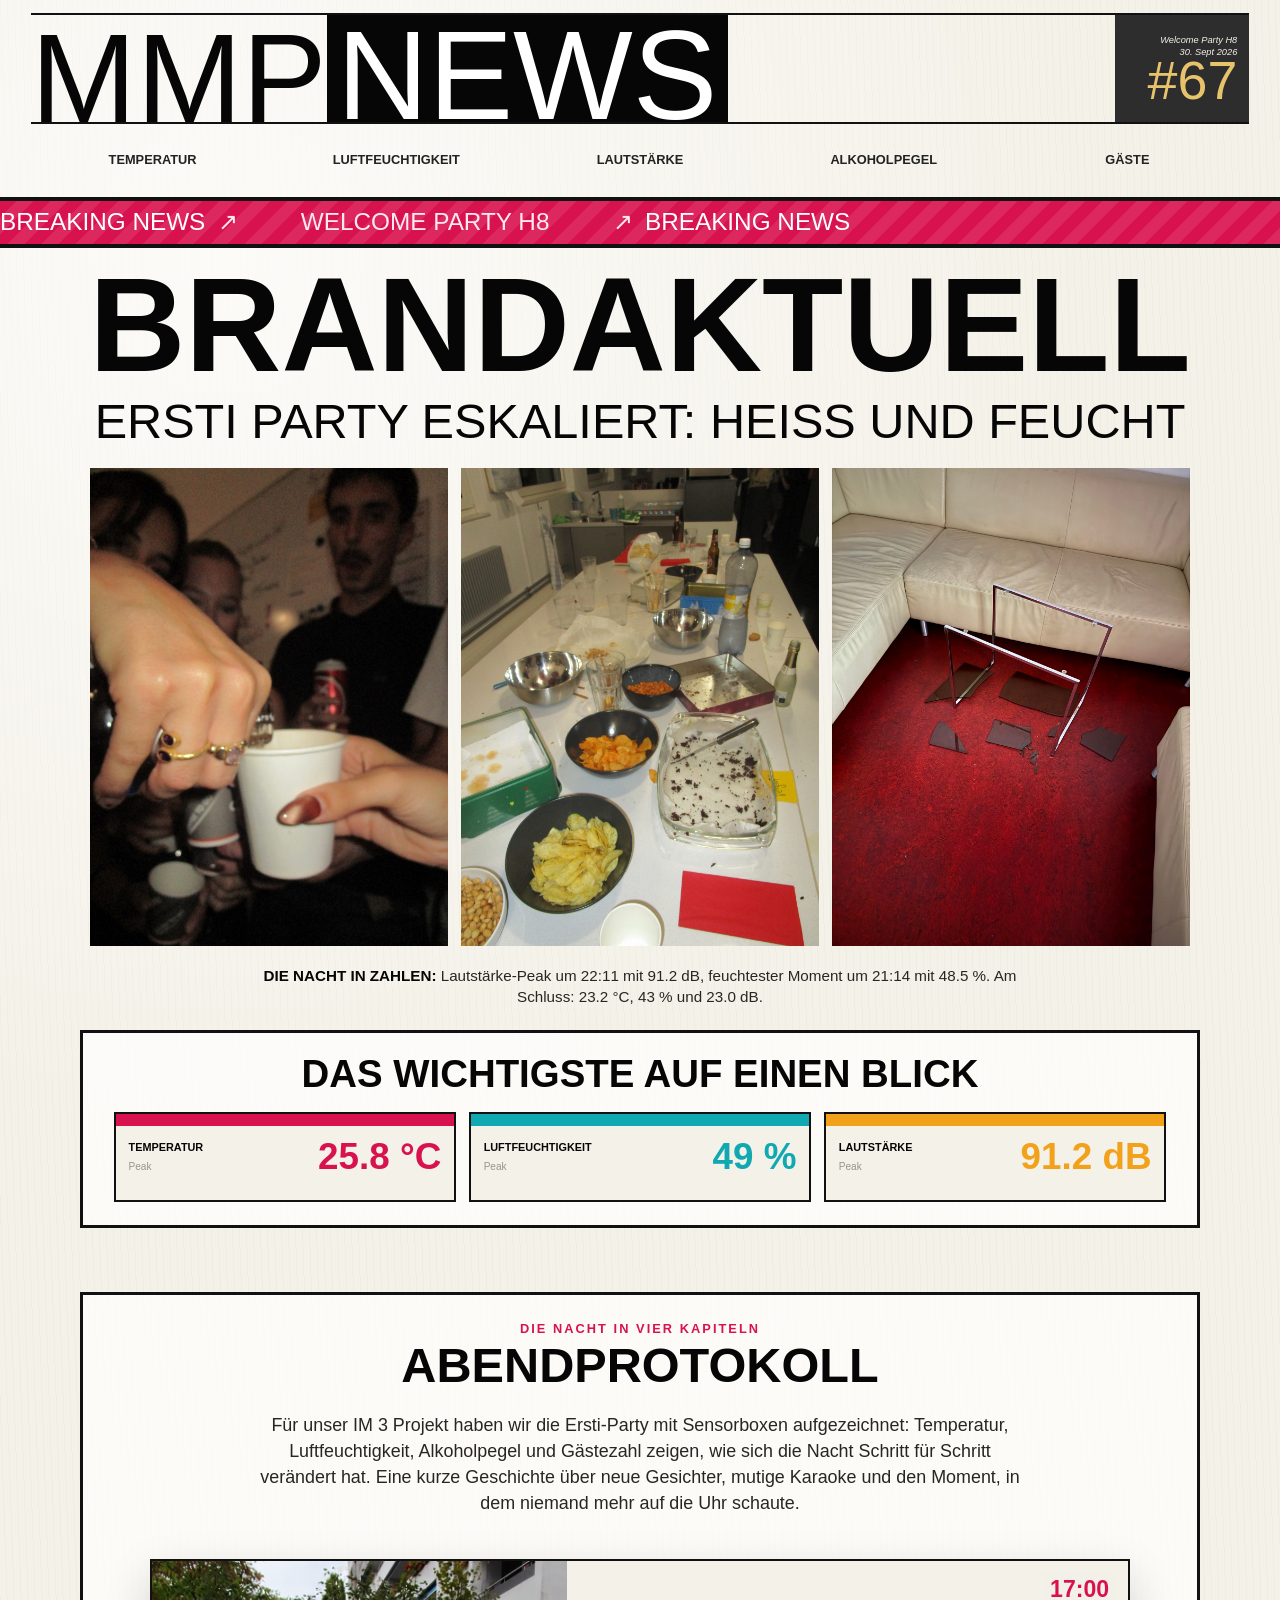
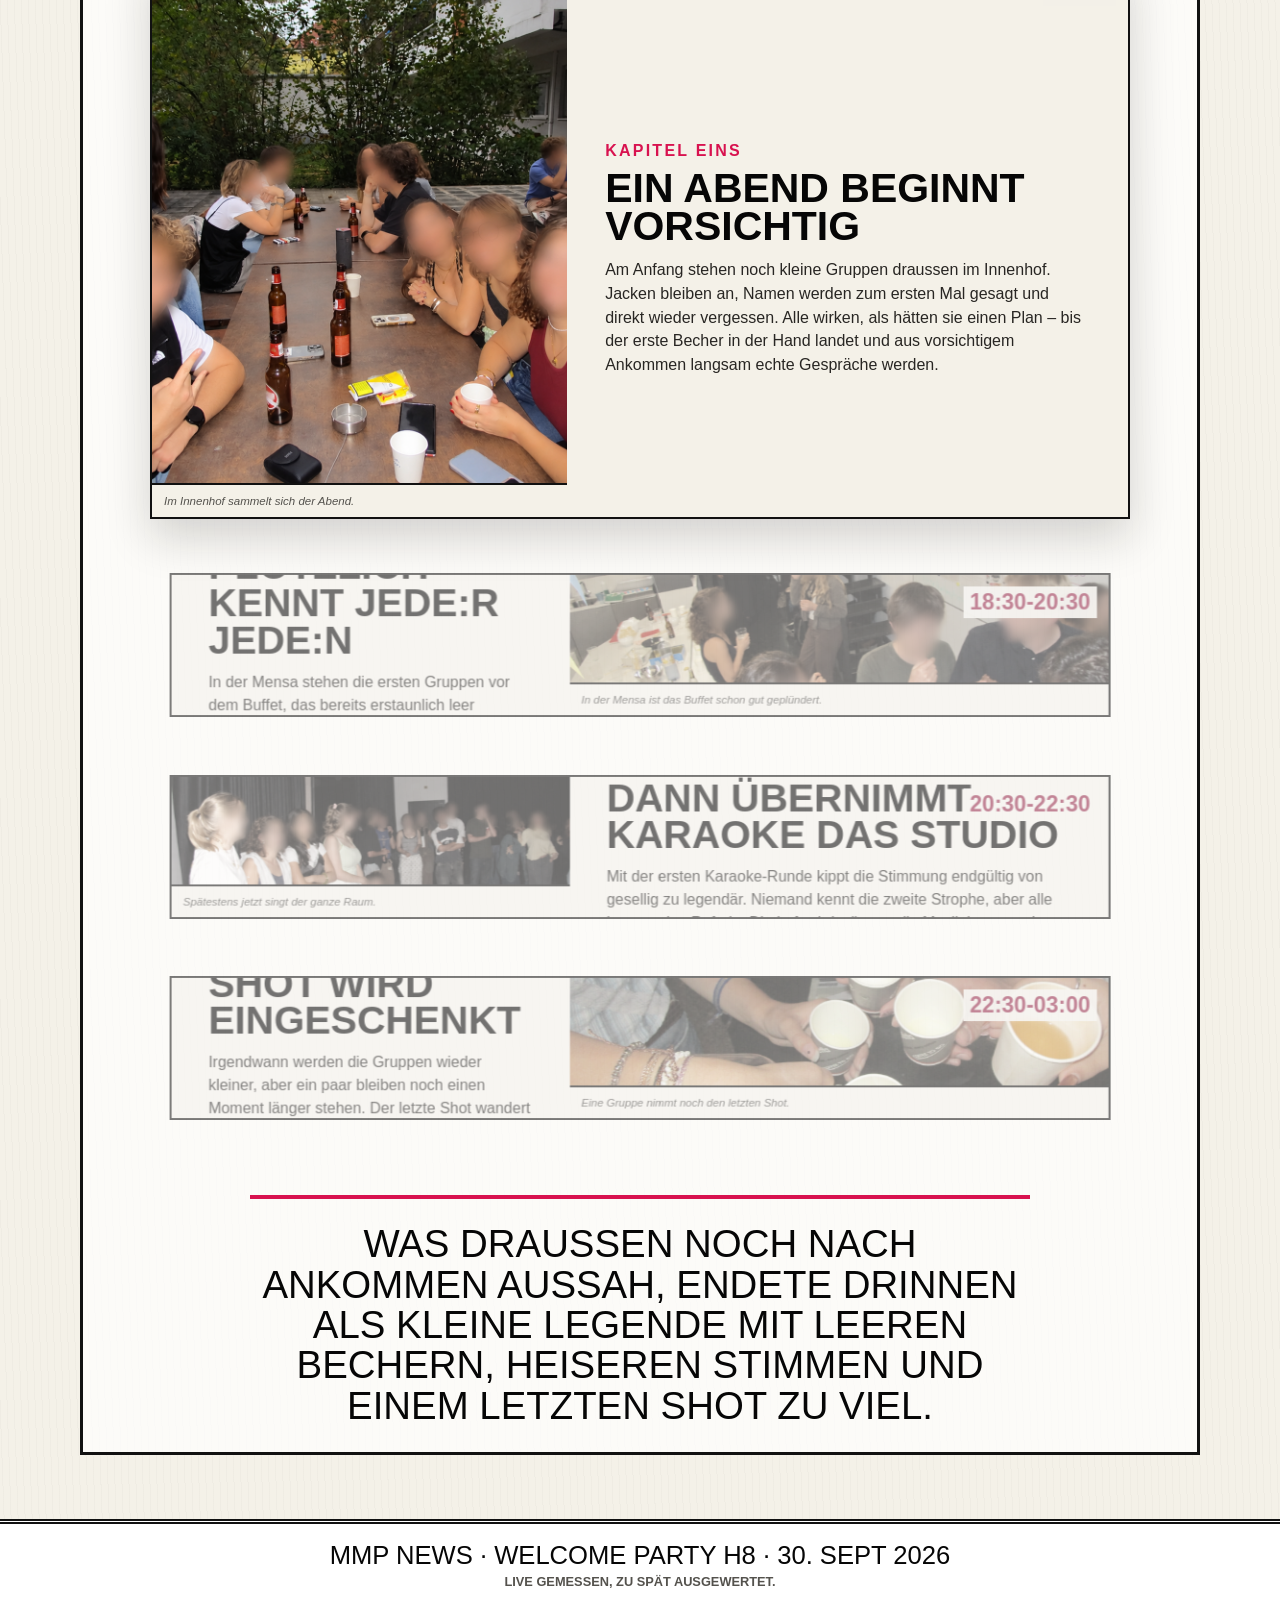
<file: index.html>
<!DOCTYPE html>
<html lang="de">
<head>
    <meta charset="UTF-8">
    <meta name="viewport" content="width=device-width, initial-scale=1.0">
    <title>MMP News | Party Hub</title>
    <link rel="stylesheet" href="css/style.css">
</head>
<body>
<main class="paper">
    <header class="masthead">
        <a class="edition" href="index.html"><span>MMP</span><mark>NEWS</mark></a>
        <div class="issue">
            <span>Welcome Party H8</span>
            <span>30. Sept 2026</span>
        </div>
    </header>

    <nav class="topic-nav" aria-label="Messwerte">
        <a href="temperature.html">Temperatur</a>
        <a href="humidity.html">Luftfeuchtigkeit</a>
        <a href="noise.html">Lautstärke</a>
        <a href="alcohol.html">Alkoholpegel</a>
        <a href="guests.html">Gäste</a>
    </nav>

    <div class="news-strip" aria-hidden="true">
        <span>Breaking News</span>
        <span>Welcome Party H8</span>
        <span>Breaking News</span>
    </div>

    <h1 class="main-title" id="main-title">Brandaktuell</h1>

    <section class="hero" aria-labelledby="main-title">
        <p class="lead">Ersti Party eskaliert: heiss und feucht</p>

        <div class="scene-grid" aria-label="Stimmungsbilder der Party">
            <figure class="scene">
                <img src="assets/brandaktuell_bild1.jpg" alt="Partygäste beim Einschenken eines Getränks">
            </figure>
            <figure class="scene">
                <img src="assets/brandaktuell_bild2.jpg" alt="Buffettisch nach der Party">
            </figure>
            <figure class="scene">
                <img src="assets/brandaktuell_bild3.jpg" alt="Zerbrochener Glastisch neben einem Sofa">
            </figure>
        </div>

        <article class="story-copy" id="story-copy" aria-label="Story aus den Messdaten"></article>
    </section>

    <section class="overview" aria-labelledby="overview-title">
        <h2 id="overview-title">Das Wichtigste auf einen Blick</h2>
        <div class="metric-grid" id="metric-grid"></div>
    </section>

    <section class="linea-story landing-story" aria-labelledby="linea-story-title">
        <p class="linea-story-kicker">Die Nacht in vier Kapiteln</p>
        <h2 id="linea-story-title">Abendprotokoll</h2>
        <p class="linea-story-intro">Für unser IM 3 Projekt haben wir die Ersti-Party mit Sensorboxen aufgezeichnet: Temperatur, Luftfeuchtigkeit, Alkoholpegel und Gästezahl zeigen, wie sich die Nacht Schritt für Schritt verändert hat. Eine kurze Geschichte über neue Gesichter, mutige Karaoke und den Moment, in dem niemand mehr auf die Uhr schaute.</p>
        <div class="linea-timeline">
            <svg class="linea-route" viewBox="0 0 860 1720" preserveAspectRatio="none" aria-hidden="true">
                <path class="linea-route-main" d="M428 0 C428 95 178 70 178 190 C178 315 686 250 686 386 C686 515 205 455 205 600 C205 748 668 680 668 830 C668 970 188 905 188 1060 C188 1210 690 1135 690 1295 C690 1445 426 1415 426 1720" />
                <path class="linea-route-dots" d="M428 0 C428 95 178 70 178 190 C178 315 686 250 686 386 C686 515 205 455 205 600 C205 748 668 680 668 830 C668 970 188 905 188 1060 C188 1210 690 1135 690 1295 C690 1445 426 1415 426 1720" />
            </svg>
            <article class="linea-event">
                <figure class="story-photo">
                    <img src="assets/partyfoto-01.png" alt="Foto vom Beginn der Party">
                    <figcaption>Im Innenhof sammelt sich der Abend.</figcaption>
                </figure>
                <div>
                    <span>17:00</span>
                    <p class="linea-chapter">Kapitel eins</p>
                    <h3>Ein Abend beginnt vorsichtig</h3>
                    <p>Am Anfang stehen noch kleine Gruppen draussen im Innenhof. Jacken bleiben an, Namen werden zum ersten Mal gesagt und direkt wieder vergessen. Alle wirken, als hätten sie einen Plan – bis der erste Becher in der Hand landet und aus vorsichtigem Ankommen langsam echte Gespräche werden.</p>
                </div>
            </article>
            <article class="linea-event">
                <figure class="story-photo">
                    <img src="assets/partyfoto-02.png" alt="Foto von den ersten Drinks">
                    <figcaption>In der Mensa ist das Buffet schon gut geplündert.</figcaption>
                </figure>
                <div>
                    <span>18:30-20:30</span>
                    <p class="linea-chapter">Kapitel zwei</p>
                    <h3>Plötzlich kennt jede:r jede:n</h3>
                    <p>In der Mensa stehen die ersten Gruppen vor dem Buffet, das bereits erstaunlich leer aussieht. Teller werden balanciert, letzte gute Stücke gesichert und zwischen Servietten und Getränken entstehen neue Gespräche. Die anfängliche Zurückhaltung ist verschwunden.</p>
                </div>
            </article>
            <article class="linea-event">
                <figure class="story-photo">
                    <img src="assets/partyfoto-03.png" alt="Foto von der Tanzfläche">
                    <figcaption>Spätestens jetzt singt der ganze Raum.</figcaption>
                </figure>
                <div>
                    <span>20:30-22:30</span>
                    <p class="linea-chapter">Kapitel drei</p>
                    <h3>Dann übernimmt Karaoke das Studio</h3>
                    <p>Mit der ersten Karaoke-Runde kippt die Stimmung endgültig von gesellig zu legendär. Niemand kennt die zweite Strophe, aber alle kennen den Refrain. Die Luft wird wärmer, die Musik lauter und selbst ein überraschender Backflip fühlt sich plötzlich wie eine völlig vernünftige Idee an.</p>
                </div>
            </article>
            <article class="linea-event">
                <figure class="story-photo">
                    <img src="assets/partyfoto-04.png" alt="Foto vom Ende der Party">
                    <figcaption>Eine Gruppe nimmt noch den letzten Shot.</figcaption>
                </figure>
                <div>
                    <span>22:30-03:00</span>
                    <p class="linea-chapter">Kapitel vier</p>
                    <h3>Der letzte Shot wird eingeschenkt</h3>
                    <p>Irgendwann werden die Gruppen wieder kleiner, aber ein paar bleiben noch einen Moment länger stehen. Der letzte Shot wandert durch die Runde, Verabschiedungen dauern länger als geplant und jeder tut so, als wäre noch nicht ganz Schluss. Zurück bleiben leere Becher, schwere Luft und genug Geschichten für den nächsten Morgen.</p>
                </div>
            </article>
        </div>
        <p class="linea-story-ending">Was draussen noch nach Ankommen aussah, endete drinnen als kleine Legende mit leeren Bechern, heiseren Stimmen und einem letzten Shot zu viel.</p>
    </section>

    <footer class="paper-footer" aria-label="Seitenabschluss">
        <p>MMP NEWS · Welcome Party H8 · 30. Sept 2026</p>
        <small>Live gemessen, zu spät ausgewertet.</small>
    </footer>
</main>

<script src="javascript/js.js"></script>
<script>
    const rows = window.PARTY_UNLOAD_DATA?.data || [];
    const boxes = {
        3: { name: "Studio" },
        7: { name: "Mensa" }
    };
    const metrics = {
        temperature_c: { label: "Temperatur", unit: "°C", accent: "red", digits: 1 },
        humidity_pct: { label: "Luftfeuchtigkeit", unit: "%", accent: "blue", digits: 0 },
        noise_pct: { label: "Lautstärke", unit: "dB", accent: "orange", digits: 1 }
    };
    const metricConfig = [
        { id: "temperature", key: "temperature_c", label: "Temperatur", unit: "°C", accent: "red", digits: 1, href: "temperature.html" },
        { id: "humidity", key: "humidity_pct", label: "Luftfeuchtigkeit", unit: "%", accent: "blue", digits: 0, href: "humidity.html" },
        { id: "noise", key: "noise_pct", label: "Lautstärke", unit: "dB", accent: "orange", digits: 1, href: "noise.html" }
    ];

    function valuesFor(key) {
        return rows
            .map((row) => row[key])
            .filter((value) => typeof value === "number" && Number.isFinite(value));
    }

    function latestMetricValue(key) {
        for (let i = rows.length - 1; i >= 0; i--) {
            const value = rows[i][key];
            if (typeof value === "number" && Number.isFinite(value)) {
                return value;
            }
        }
        return null;
    }

    function format(value, digits, unit) {
        if (value === null || value === undefined || Number.isNaN(value)) return "--";
        return `${value.toFixed(digits)} ${unit}`;
    }

    function strongestFor(key, direction = "max") {
        let best = null;
        for (const row of rows) {
            const value = row[key];
            if (typeof value !== "number" || !Number.isFinite(value)) continue;
            if (!best || (direction === "max" ? value > best.value : value < best.value)) {
                best = { value, box: row.box_id, time: row.measured_at };
            }
        }
        return best;
    }

    function timeOnly(dateTime) {
        return dateTime ? dateTime.slice(11, 16) : "--:--";
    }

    document.getElementById("metric-grid").innerHTML = metricConfig.map((metric) => {
        const values = valuesFor(metric.key);
        const peak = strongestFor(metric.key);
        return `<a class="metric-card ${metric.accent}" id="${metric.id}" href="${metric.href}" aria-label="${metric.label} öffnen">
            <div class="metric-label">${metric.label}</div>
            <strong>${format(peak?.value, metric.digits, metric.unit)}</strong>
            <span class="metric-note">${values.length ? "Peak" : "nicht gemessen"}</span>
        </a>`;
    }).join("");

    const humidityPeak = strongestFor("humidity_pct");
    const noisePeak = strongestFor("noise_pct");
    const latestTemp = latestMetricValue("temperature_c");
    const latestHumidity = latestMetricValue("humidity_pct");
    const latestNoise = latestMetricValue("noise_pct");
    document.getElementById("story-copy").innerHTML = `
        <p><strong>Die Nacht in Zahlen:</strong> Lautstärke-Peak um ${timeOnly(noisePeak?.time)} mit ${format(noisePeak?.value, 1, "dB")}, feuchtester Moment um ${timeOnly(humidityPeak?.time)} mit ${format(humidityPeak?.value, 1, "%")}. Am Schluss: ${format(latestTemp, 1, "°C")}, ${format(latestHumidity, 0, "%")} und ${format(latestNoise, 1, "dB")}.</p>
    `;

    const lineaCards = document.querySelectorAll(".linea-event");
    const timeline = document.querySelector(".linea-timeline");
    const routePaths = document.querySelectorAll(".linea-route-main");
    let focusedCard = lineaCards[0] || null;
    routePaths.forEach((path) => {
        const length = Math.ceil(path.getTotalLength());
        path.dataset.routeLength = length;
        path.style.setProperty("--route-length", length);
        path.style.strokeDashoffset = length;
    });

    lineaCards.forEach((card) => {
        card.querySelectorAll("path, circle").forEach((shape) => {
            const length = Math.ceil(shape.getTotalLength());
            shape.dataset.drawLength = length;
            shape.style.setProperty("--draw-length", length);
            shape.style.strokeDashoffset = length;
        });
    });

    const cardObserver = new IntersectionObserver((entries) => {
        entries.forEach((entry) => {
            if (entry.isIntersecting) entry.target.classList.add("is-visible");
        });
    }, { threshold: 0.35 });

    lineaCards.forEach((card) => {
        cardObserver.observe(card);
    });

    const updateTimelineProgress = () => {
        if (timeline) {
            const timelineRect = timeline.getBoundingClientRect();
            const routeStart = window.innerHeight * 0.78;
            const routeEnd = window.innerHeight * 0.22;
            const routeProgress = Math.max(0, Math.min((routeStart - timelineRect.top) / Math.max(timelineRect.height - routeEnd, 1), 1));

            routePaths.forEach((path) => {
                const length = Number(path.dataset.routeLength || 0);
                path.style.strokeDashoffset = length * (1 - routeProgress);
            });
        }

        let nearestCard = null;
        let shortestDistance = Number.POSITIVE_INFINITY;
        let focusedDistance = Number.POSITIVE_INFINITY;
        const focusPoint = window.innerHeight * 0.52;

        lineaCards.forEach((card) => {
            const cardRect = card.getBoundingClientRect();
            const cardCenter = cardRect.top + cardRect.height / 2;
            const distanceToFocus = Math.abs(cardCenter - focusPoint);
            const drawStart = window.innerHeight * 0.82;
            const drawEnd = window.innerHeight * 0.38;
            const drawProgress = Math.max(0, Math.min((drawStart - cardRect.top) / Math.max(drawStart - drawEnd, 1), 1));

            if (distanceToFocus < shortestDistance) {
                nearestCard = card;
                shortestDistance = distanceToFocus;
            }

            if (card === focusedCard) focusedDistance = distanceToFocus;

            card.querySelectorAll("path, circle").forEach((shape) => {
                const length = Number(shape.dataset.drawLength || 0);
                shape.style.strokeDashoffset = length * (1 - drawProgress);
            });

            if (drawProgress >= 0.98) {
                card.classList.add("is-drawn");
            } else {
                card.classList.remove("is-drawn");
            }
        });

        const switchThreshold = Math.min(80, window.innerHeight * 0.08);
        if (!focusedCard || (nearestCard !== focusedCard && shortestDistance + switchThreshold < focusedDistance)) {
            focusedCard = nearestCard;
        }

        lineaCards.forEach((card) => {
            card.classList.toggle("is-current", card === focusedCard);
        });
    };

    updateTimelineProgress();
    let timelineFrame = null;
    const requestTimelineUpdate = () => {
        if (timelineFrame !== null) return;
        timelineFrame = window.requestAnimationFrame(() => {
            timelineFrame = null;
            updateTimelineProgress();
        });
    };

    window.addEventListener("scroll", requestTimelineUpdate, { passive: true });
    window.addEventListener("resize", requestTimelineUpdate);
</script>
</body>
</html>
</file>
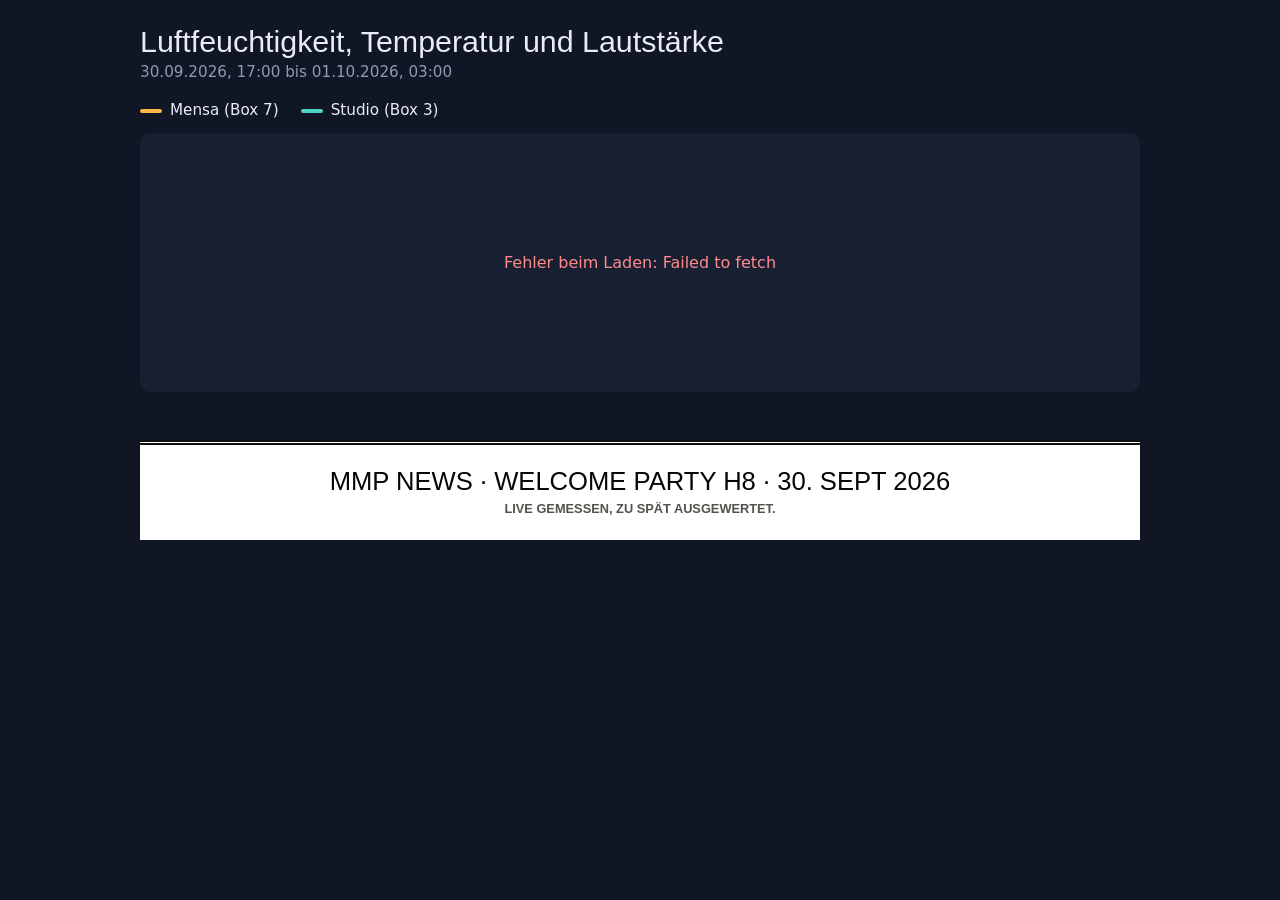
<file: chart.html>
<!DOCTYPE html>
<html lang="de">
<head>
    <meta charset="utf-8">
    <meta name="viewport" content="width=device-width, initial-scale=1">
    <title>Luftfeuchtigkeit, Temperatur und Lautstärke – Verlauf</title>
    <style>
        :root {
            --bg: #101624;
            --panel: #172033;
            --grid: #2a3550;
            --text: #e8ecf5;
            --muted: #8d99b5;
        }
        * { box-sizing: border-box; }
        body {
            margin: 0;
            padding: 24px 16px;
            background: var(--bg);
            color: var(--text);
            font-family: Arial, Helvetica, sans-serif;
        }
        main { max-width: 1000px; margin: 0 auto; }
        h1 { font-size: 1.9rem; font-weight: normal; margin: 0 0 4px; }
        .sub { color: var(--muted); margin: 0 0 20px; font-family: system-ui, sans-serif; font-size: .95rem; }
        .legend { display: flex; flex-wrap: wrap; gap: 8px 22px; margin-bottom: 14px; font-family: system-ui, sans-serif; font-size: .95rem; }
        .legend span::before {
            content: ""; display: inline-block; width: 22px; height: 4px; border-radius: 2px;
            margin-right: 8px; vertical-align: middle; background: var(--c);
        }
        .chart {
            position: relative;
            background: var(--panel);
            border-radius: 10px;
            padding: 12px;
            margin-bottom: 16px;
        }
        .chart h2 { font: normal .9rem system-ui, sans-serif; color: var(--muted); margin: 0 0 6px 4px; }
        svg { display: block; width: 100%; height: auto; font-family: system-ui, sans-serif; }
        .tip {
            position: absolute; pointer-events: none; display: none;
            background: #0b101c; border: 1px solid var(--grid); border-radius: 8px;
            padding: 8px 10px; font: .85rem/1.5 system-ui, sans-serif; white-space: nowrap; z-index: 2;
        }
        .status { padding: 120px 0; text-align: center; color: var(--muted); font-family: system-ui, sans-serif; background: var(--panel); border-radius: 10px; }
        .error { color: #ff8a8a; }
        .paper-footer {
            display: grid;
            gap: 6px;
            place-items: center;
            margin-top: 48px;
            padding: 24px 18px;
            border-top: 5px double #111111;
            background: #ffffff;
            color: #060606;
            text-align: center;
        }
        .paper-footer p {
            margin: 0;
            font-family: "Arial Narrow", Impact, Haettenschweiler, "Arial Black", sans-serif;
            font-size: clamp(1.05rem, 2vw, 2rem);
            line-height: 1;
            text-transform: uppercase;
        }
        .paper-footer small {
            color: #54524d;
            font-family: Arial, Helvetica, sans-serif;
            font-size: clamp(0.75rem, 1vw, 0.95rem);
            font-weight: 900;
            text-transform: uppercase;
        }
    </style>
</head>
<body>
<main>
    <h1>Luftfeuchtigkeit, Temperatur und Lautstärke</h1>
    <p class="sub">30.09.2026, 17:00 bis 01.10.2026, 03:00</p>
    <div class="legend">
        <span style="--c: #ffb347">Mensa (Box 7)</span>
        <span style="--c: #4fd1c5">Studio (Box 3)</span>
    </div>
    <div id="charts"><div class="status">Daten werden geladen …</div></div>
    <footer class="paper-footer" aria-label="Seitenabschluss">
        <p>MMP NEWS · Welcome Party H8 · 30. Sept 2026</p>
        <small>Live gemessen, zu spät ausgewertet.</small>
    </footer>
</main>

<script>
    const URL_DATA = "https://party.gurulugi.myhostpoint.ch/unload.php?from=2026-09-30%2017:00&to=2026-10-01%2004:00&order=asc&exclude_box=5";

    // Time axis: 17:00 -> 03:00 next day (times are used exactly as stored, no timezone conversion)
    const T_START = Date.UTC(2026, 8, 30, 17, 0, 0);
    const T_END   = Date.UTC(2026, 9, 1, 3, 0, 0);

    const BOXES = [
        { id: 7, name: "Mensa",  color: "#ffb347" },
        { id: 3, name: "Studio", color: "#4fd1c5" }
    ];
    const METRICS = {
        humidity_pct:  { label: "Luftfeuchtigkeit", unit: "%",  dash: "" },
        temperature_c: { label: "Temperatur",       unit: "°C", dash: "7 5" },
        noise_pct:     { label: "Lautstärke",       unit: "dB", dash: "" }   // DB column is called noise_pct
    };
    // Each panel is one chart. First metric = left axis, second (optional) = right axis.
    const PANELS = [
        { title: "Luftfeuchtigkeit (durchgezogen, linke Achse) und Temperatur (gestrichelt, rechte Achse)",
            keys: ["humidity_pct", "temperature_c"], ratio: 0.45 },
        { title: "Lautstärke in dB",
            keys: ["noise_pct"], ratio: 0.3 }
    ];

    const chartsEl = document.getElementById("charts");
    let series = [];

    function parseTime(s) {
        const m = /^(\d{4})-(\d{2})-(\d{2}) (\d{2}):(\d{2}):(\d{2})$/.exec(s);
        return m ? Date.UTC(+m[1], m[2] - 1, +m[3], +m[4], +m[5], +m[6]) : null;
    }
    const pad = n => String(n).padStart(2, "0");
    function fmt(t) {
        const d = new Date(t);
        return `${pad(d.getUTCHours())}:${pad(d.getUTCMinutes())}`;
    }

    async function load() {
        try {
            const res = await fetch(URL_DATA);
            if (!res.ok) throw new Error("HTTP " + res.status);
            const json = await res.json();
            const rows = json.data || [];

            series = [];
            Object.keys(METRICS).forEach(key => BOXES.forEach(b => {
                series.push({
                    ...b, key, metric: METRICS[key],
                    points: rows
                        .filter(r => r.box_id === b.id && r[key] !== null && r[key] !== undefined)
                        .map(r => ({ t: parseTime(r.measured_at), v: r[key] }))
                        .filter(p => p.t !== null && p.t >= T_START && p.t <= T_END)
                });
            }));

            if (!series.some(s => s.points.length)) {
                chartsEl.innerHTML = '<div class="status">Keine Daten im Zeitraum gefunden.</div>';
                return;
            }
            draw();
        } catch (e) {
            chartsEl.innerHTML = `<div class="status error">Fehler beim Laden: ${e.message}</div>`;
        }
    }

    // Round the range outward to multiples of a nice step, plus one step of padding
    function scaleFor(key) {
        const vals = series.filter(s => s.key === key).flatMap(s => s.points.map(p => p.v));
        if (!vals.length) return { lo: 0, hi: 1, step: 1 };
        const min = Math.min(...vals), max = Math.max(...vals);
        const range = Math.max(max - min, 1);
        const step = range <= 8 ? 1 : range <= 16 ? 2 : range <= 40 ? 5 : 10;
        return { lo: Math.floor(min / step) * step - step, hi: Math.ceil(max / step) * step + step, step };
    }

    function draw() {
        chartsEl.innerHTML = PANELS.map((p, i) =>
            `<div class="chart" id="panel${i}"><h2>${p.title}</h2><div class="plot"></div><div class="tip"></div></div>`
        ).join("");
        PANELS.forEach((p, i) => drawPanel(document.getElementById("panel" + i), p));
    }

    function drawPanel(el, panel) {
        const plot = el.querySelector(".plot"), tip = el.querySelector(".tip");
        const W = Math.max(el.clientWidth - 24, 320);
        const H = Math.round(W < 600 ? W * (panel.ratio + 0.3) : W * panel.ratio);
        const m = { top: 16, right: 52, bottom: 36, left: 52 };
        const iw = W - m.left - m.right, ih = H - m.top - m.bottom;

        const scales = {};
        panel.keys.forEach(k => scales[k] = scaleFor(k));
        const x = t => m.left + (t - T_START) / (T_END - T_START) * iw;
        const yFn = k => v => m.top + (1 - (v - scales[k].lo) / (scales[k].hi - scales[k].lo)) * ih;

        let g = "";
        // first metric: left axis with grid lines
        const k0 = panel.keys[0], s0 = scales[k0], y0 = yFn(k0), u0 = METRICS[k0].unit;
        for (let v = s0.lo; v <= s0.hi; v += s0.step) {
            g += `<line x1="${m.left}" x2="${W - m.right}" y1="${y0(v)}" y2="${y0(v)}" stroke="#2a3550"/>`;
            g += `<text x="${m.left - 8}" y="${y0(v) + 4}" text-anchor="end" fill="#8d99b5" font-size="12">${v}${u0 === "°C" ? "°" : u0}</text>`;
        }
        // second metric: right axis, labels only
        if (panel.keys[1]) {
            const k1 = panel.keys[1], s1 = scales[k1], y1 = yFn(k1), u1 = METRICS[k1].unit;
            for (let v = s1.lo; v <= s1.hi; v += s1.step) {
                g += `<text x="${W - m.right + 8}" y="${y1(v) + 4}" fill="#8d99b5" font-size="12">${v}${u1 === "°C" ? "°" : u1}</text>`;
            }
        }
        // hourly x ticks
        for (let t = T_START; t <= T_END; t += 3600000) {
            g += `<line x1="${x(t)}" x2="${x(t)}" y1="${m.top}" y2="${H - m.bottom}" stroke="#2a3550" stroke-dasharray="2 4"/>`;
            g += `<text x="${x(t)}" y="${H - m.bottom + 20}" text-anchor="middle" fill="#8d99b5" font-size="12">${fmt(t)}</text>`;
        }
        // lines
        const panelSeries = series.filter(s => panel.keys.includes(s.key));
        panelSeries.forEach(s => {
            if (!s.points.length) return;
            const y = yFn(s.key);
            const d = s.points.map((p, i) => `${i ? "L" : "M"}${x(p.t).toFixed(1)},${y(p.v).toFixed(1)}`).join(" ");
            g += `<path d="${d}" fill="none" stroke="${s.color}" stroke-width="2.5" stroke-linejoin="round" stroke-linecap="round" stroke-dasharray="${s.metric.dash}"/>`;
        });
        g += `<line class="cross" y1="${m.top}" y2="${H - m.bottom}" stroke="#8d99b5" style="display:none"/><g class="dots"></g>`;

        plot.innerHTML = `<svg viewBox="0 0 ${W} ${H}" role="img" aria-label="${panel.title}">${g}</svg>`;
        const svg = plot.querySelector("svg"), cross = svg.querySelector(".cross"), dots = svg.querySelector(".dots");

        function nearest(s, t) {
            let best = null;
            for (const p of s.points) if (!best || Math.abs(p.t - t) < Math.abs(best.t - t)) best = p;
            return best && Math.abs(best.t - t) <= 15 * 60000 ? best : null;
        }

        svg.addEventListener("mousemove", ev => {
            const r = svg.getBoundingClientRect();
            const px = (ev.clientX - r.left) * (W / r.width);
            if (px < m.left || px > W - m.right) return hide();
            const t = T_START + (px - m.left) / iw * (T_END - T_START);
            cross.setAttribute("x1", px); cross.setAttribute("x2", px); cross.style.display = "";
            let html = `<b>${fmt(t)}</b>`, d = "";
            panelSeries.forEach(s => {
                const p = nearest(s, t);
                if (!p) return;
                html += `<br><span style="color:${s.color}">●</span> ${s.name}, ${s.metric.label}: ${p.v.toFixed(1)} ${s.metric.unit} <span style="color:#8d99b5">(${fmt(p.t)})</span>`;
                d += `<circle cx="${x(p.t)}" cy="${yFn(s.key)(p.v)}" r="5" fill="${s.color}" stroke="#101624" stroke-width="2"/>`;
            });
            dots.innerHTML = d;
            tip.innerHTML = html;
            tip.style.display = "block";
            const box = el.getBoundingClientRect();
            const left = ev.clientX - box.left + 14;
            tip.style.left = Math.max(8, Math.min(left, el.clientWidth - tip.offsetWidth - 8)) + "px";
            tip.style.top = (ev.clientY - box.top - 10) + "px";
        });
        svg.addEventListener("mouseleave", hide);
        function hide() { cross.style.display = "none"; dots.innerHTML = ""; tip.style.display = "none"; }
    }

    let resizeTimer;
    window.addEventListener("resize", () => {
        clearTimeout(resizeTimer);
        resizeTimer = setTimeout(() => series.length && draw(), 150);
    });

    load();
</script>
</body>
</html>
</file>
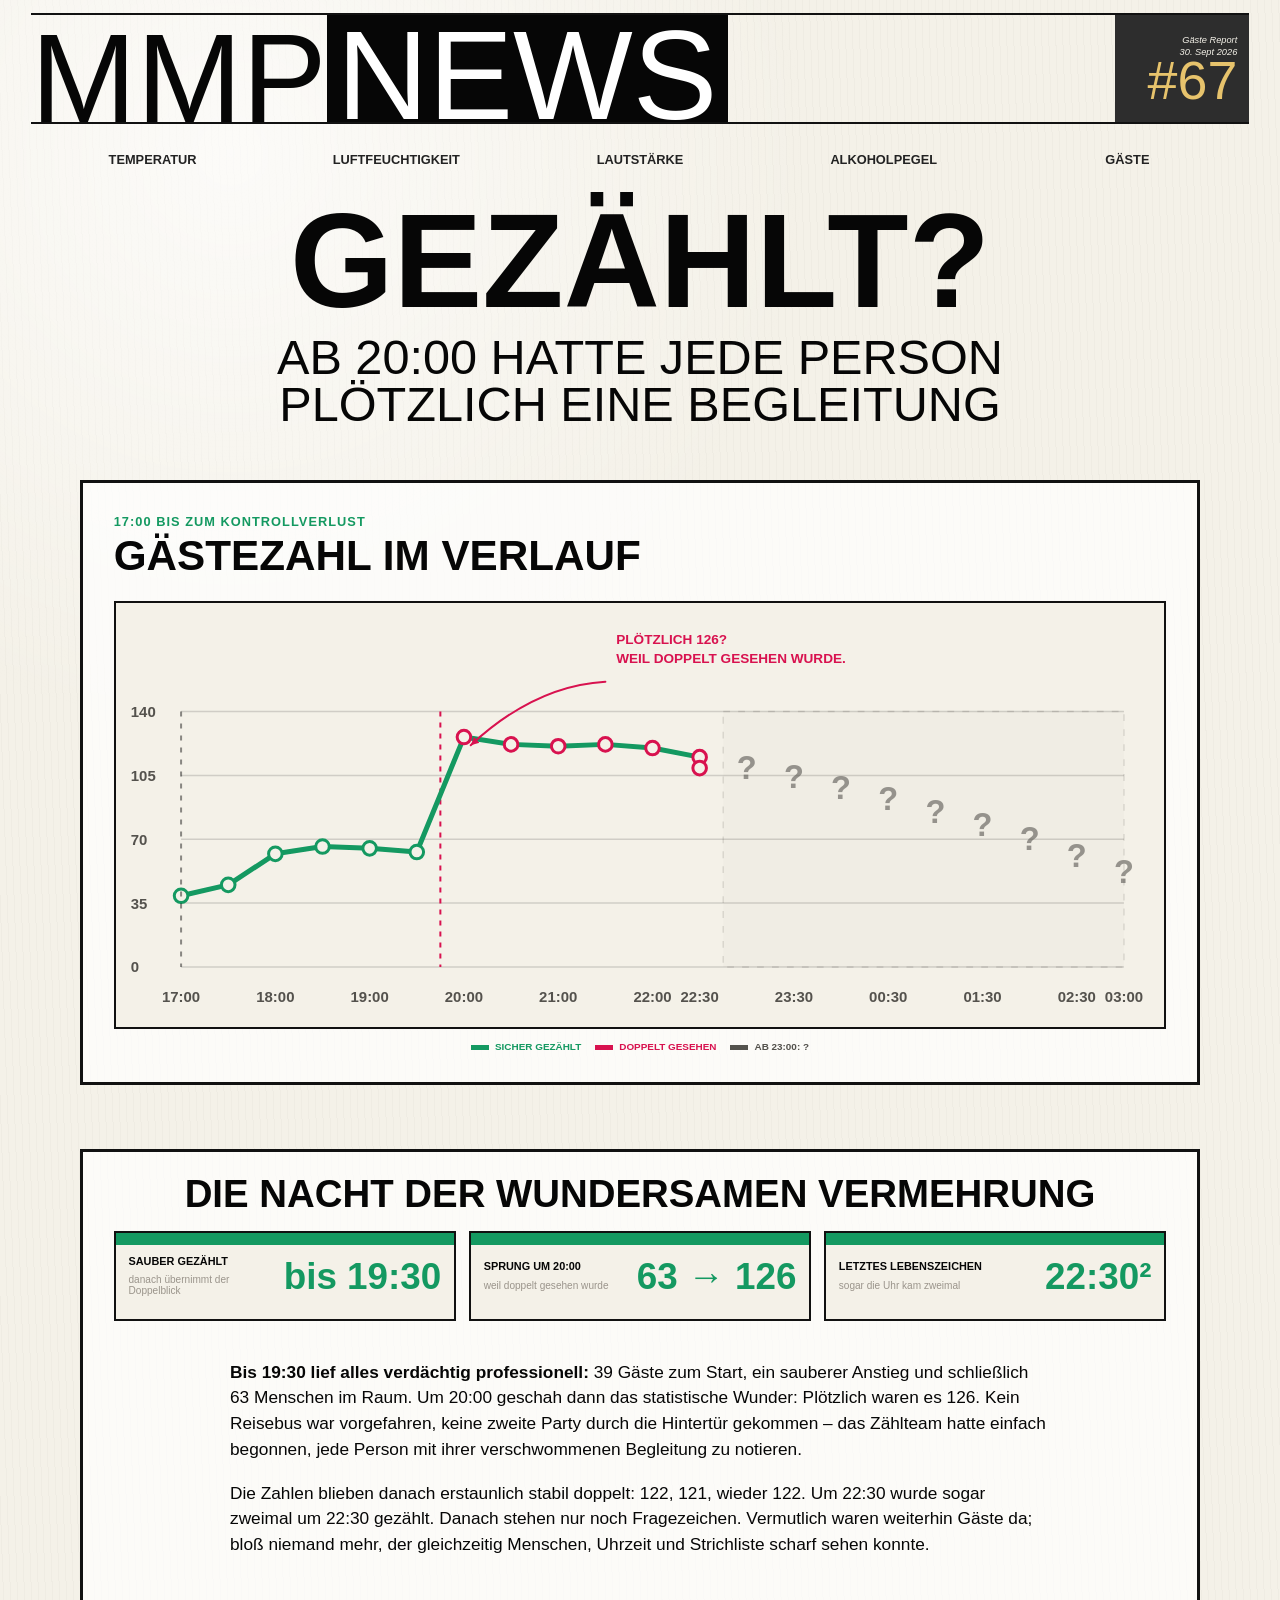
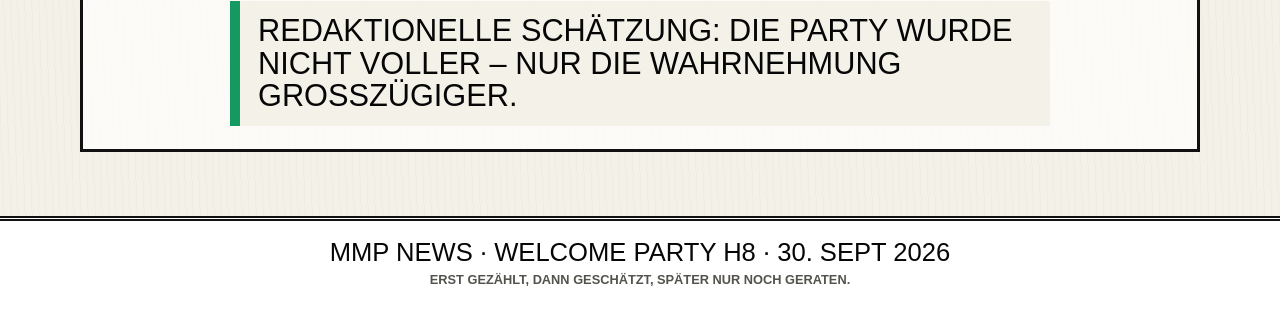
<file: guests.html>
<!DOCTYPE html>
<html lang="de">
<head>
    <meta charset="UTF-8">
    <meta name="viewport" content="width=device-width, initial-scale=1.0">
    <title>MMP News | Gästezahl</title>
    <link rel="stylesheet" href="css/style.css">
</head>
<body>
<main class="paper subpage guests-page">
    <header class="masthead">
        <a class="edition" href="index.html"><span>MMP</span><mark>NEWS</mark></a>
        <div class="issue">
            <span>Gäste Report</span>
            <span>30. Sept 2026</span>
        </div>
    </header>

    <nav class="topic-nav" aria-label="Messwerte">
        <a href="temperature.html">Temperatur</a>
        <a href="humidity.html">Luftfeuchtigkeit</a>
        <a href="noise.html">Lautstärke</a>
        <a href="alcohol.html">Alkoholpegel</a>
        <a href="guests.html" aria-current="page">Gäste</a>
    </nav>

    <h1 class="main-title" id="main-title">Gezählt?</h1>

    <section class="hero guests-hero" aria-labelledby="main-title">
        <p class="lead">Ab 20:00 hatte jede Person<br>plötzlich eine Begleitung</p>
    </section>

    <section class="guest-finder" aria-labelledby="guest-finder-title">
        <div class="guest-result" aria-live="polite">
            <p class="guest-kicker">17:00 bis zum Kontrollverlust</p>
            <h2 id="guest-finder-title">Gästezahl im Verlauf</h2>
            <div class="guest-chart" id="guest-chart">
                <svg id="guest-chart-svg" viewBox="0 0 760 300" preserveAspectRatio="xMidYMid meet" aria-label="Gästezahl über den Abend"></svg>
                <div class="guest-tooltip" id="guest-tooltip" hidden></div>
            </div>
            <div class="guest-chart-key" aria-label="Legende">
                <span class="counted">Sicher gezählt</span>
                <span class="corrected">Doppelt gesehen</span>
                <span class="missing">Ab 23:00: ?</span>
            </div>
        </div>
    </section>

    <section class="overview guest-overview" aria-labelledby="guest-story-title">
        <h2 id="guest-story-title">Die Nacht der wundersamen Vermehrung</h2>
        <div class="metric-grid" id="guest-metrics"></div>
        <article class="guest-story" id="guest-story"></article>
    </section>

    <footer class="paper-footer" aria-label="Seitenabschluss">
        <p>MMP NEWS · Welcome Party H8 · 30. Sept 2026</p>
        <small>Erst gezählt, dann geschätzt, später nur noch geraten.</small>
    </footer>
</main>

<script>
    const guestData = [
        { time: "17:00", value: 39, reliable: true },
        { time: "17:30", value: 45, reliable: true },
        { time: "18:00", value: 62, reliable: true },
        { time: "18:30", value: 66, reliable: true },
        { time: "19:00", value: 65, reliable: true },
        { time: "19:30", value: 63, reliable: true },
        { time: "20:00", value: 126, reliable: false },
        { time: "20:30", value: 122, reliable: false },
        { time: "21:00", value: 121, reliable: false },
        { time: "21:30", value: 122, reliable: false },
        { time: "22:00", value: 120, reliable: false },
        { time: "22:30¹", value: 115, reliable: false },
        { time: "22:30²", value: 109, reliable: false },
        { time: "23:00", value: null },
        { time: "23:30", value: null },
        { time: "00:00", value: null },
        { time: "00:30", value: null },
        { time: "01:00", value: null },
        { time: "01:30", value: null },
        { time: "02:00", value: null },
        { time: "02:30", value: null },
        { time: "03:00", value: null }
    ];

    const chart = document.getElementById("guest-chart");
    const svg = document.getElementById("guest-chart-svg");
    const tooltip = document.getElementById("guest-tooltip");

    function guestComment(entry) {
        if (!Number.isFinite(entry.value)) return "Ab hier wurde nicht mehr gezählt. Möglicherweise fehlte Personal, möglicherweise nur noch der Fokus.";
        if (entry.reliable) return "Noch eine seriöse Zahl: einzelne Menschen, einzelne Köpfe, erstaunlich klare Sicht.";
        if (entry.time === "22:30²") return "Zum zweiten Mal 22:30. Ab hier sah offenbar sogar die Uhr doppelt.";
        return `Diese Zahl wirkt so groß, weil doppelt gesehen wurde. Nüchtern geschätzt wären es etwa ${Math.round(entry.value / 2)} Gäste.`;
    }

    function showTooltip(entry, chartX, chartY) {
        const rect = chart.getBoundingClientRect();
        tooltip.innerHTML = Number.isFinite(entry.value)
            ? `<strong>${entry.time}</strong><span>${entry.value} gezählte Gäste</span><p>${guestComment(entry)}</p>`
            : `<strong>${entry.time}</strong><span>Messwert: ?</span><p>${guestComment(entry)}</p>`;
        tooltip.style.left = `${Math.max(120, Math.min((chartX / 760) * rect.width, rect.width - 120))}px`;
        tooltip.style.top = `${Math.max(20, (chartY / 300) * rect.height - 8)}px`;
        tooltip.hidden = false;
    }

    function renderGuests() {
        const width = 760;
        const height = 300;
        const pad = { top: 74, right: 24, bottom: 38, left: 42 };
        const plotWidth = width - pad.left - pad.right;
        const plotHeight = height - pad.top - pad.bottom;
        const slotFor = (index) => index > 11 ? index - 1 : index;
        const xFor = (index) => pad.left + (slotFor(index) / (guestData.length - 2)) * plotWidth;
        const yFor = (value) => pad.top + (1 - value / 140) * plotHeight;
        const known = guestData.filter((entry) => Number.isFinite(entry.value));
        const points = known.map((entry, index) => `${xFor(index)},${yFor(entry.value)}`).join(" ");
        const possibleValues = [103, 98, 92, 86, 79, 72, 64, 55, 46];
        const unknownStart = (xFor(12) + xFor(13)) / 2;
        const guideValues = [0, 35, 70, 105, 140];

        svg.innerHTML = `
            <defs>
                <marker id="guest-arrowhead" markerWidth="7" markerHeight="7" refX="6" refY="3.5" orient="auto" markerUnits="userSpaceOnUse">
                    <path d="M0,0.5 L6,3.5 L0,6.5 Z"></path>
                </marker>
            </defs>
            <rect class="guest-chart-missing-zone" x="${unknownStart}" y="${pad.top}" width="${width - pad.right - unknownStart}" height="${plotHeight}"></rect>
            ${guideValues.map((value) => `<line class="guest-chart-grid" x1="${pad.left}" x2="${width - pad.right}" y1="${yFor(value)}" y2="${yFor(value)}"></line><text class="guest-chart-axis" x="5" y="${yFor(value) + 4}">${value}</text>`).join("")}
            <line class="guest-chart-cut" x1="${xFor(5.5)}" x2="${xFor(5.5)}" y1="${pad.top}" y2="${height - pad.bottom}"></line>
            <polyline class="guest-chart-line is-counted" points="${points}"></polyline>
            ${known.map((entry, index) => `<circle class="guest-chart-point ${entry.reliable ? "is-reliable" : "is-doubled"}" data-index="${index}" cx="${xFor(index)}" cy="${yFor(entry.value)}" r="5"></circle>`).join("")}
            <path class="guest-chart-arrow" d="M${xFor(9)},52 Q${xFor(7.5)},55 ${xFor(6) + 5},${yFor(126) + 6}" marker-end="url(#guest-arrowhead)"></path>
            <text class="guest-chart-note" x="${xFor(9) + 8}" y="24">
                <tspan x="${xFor(9) + 8}" dy="0">PLÖTZLICH 126?</tspan>
                <tspan x="${xFor(9) + 8}" dy="14">WEIL DOPPELT GESEHEN WURDE.</tspan>
            </text>
            ${guestData.map((entry, index) => index % 2 === 0 || index === guestData.length - 1 ? `<text class="guest-chart-time" x="${xFor(index)}" y="${height - 12}" text-anchor="middle">${entry.time.replace(/[¹²]/g, "")}</text>` : "").join("")}
            ${guestData.slice(13).map((entry, offset) => `<text class="guest-chart-question" x="${xFor(offset + 13)}" y="${yFor(possibleValues[offset])}" text-anchor="middle">?</text>`).join("")}
            <line class="guest-chart-guide" id="guest-chart-guide" x1="${pad.left}" x2="${pad.left}" y1="${pad.top}" y2="${height - pad.bottom}" hidden></line>
        `;

        window.addSvgAnnotationFrames?.(svg, ".guest-chart-note");

        const guide = document.getElementById("guest-chart-guide");
        const handlePointer = (event) => {
            const rect = svg.getBoundingClientRect();
            const svgX = ((event.clientX - rect.left) / Math.max(rect.width, 1)) * width;
            const slot = Math.max(0, Math.min(Math.round(((svgX - pad.left) / plotWidth) * (guestData.length - 2)), guestData.length - 2));
            const index = slot <= 10 ? slot : slot === 11 ? 12 : slot + 1;
            const entry = guestData[index];
            const x = xFor(index);
            const value = entry.value;
            const y = value === null ? yFor(possibleValues[index - 13]) : yFor(value);
            guide.hidden = false;
            guide.setAttribute("x1", x);
            guide.setAttribute("x2", x);
            showTooltip(entry, x, y);
        };

        svg.addEventListener("pointermove", handlePointer);
        svg.addEventListener("pointerleave", () => {
            guide.hidden = true;
            tooltip.hidden = true;
        });

        document.getElementById("guest-metrics").innerHTML = [
            { label: "Sauber gezählt", value: "bis 19:30", note: "danach übernimmt der Doppelblick" },
            { label: "Sprung um 20:00", value: "63 → 126", note: "weil doppelt gesehen wurde" },
            { label: "Letztes Lebenszeichen", value: "22:30²", note: "sogar die Uhr kam zweimal" }
        ].map((metric) => `<article class="metric-card guest-metric">
            <div class="metric-label">${metric.label}</div>
            <strong>${metric.value}</strong>
            <span class="metric-note">${metric.note}</span>
        </article>`).join("");
    }

    document.getElementById("guest-story").innerHTML = `
        <p><strong>Bis 19:30 lief alles verdächtig professionell:</strong> 39 Gäste zum Start, ein sauberer Anstieg und schließlich 63 Menschen im Raum. Um 20:00 geschah dann das statistische Wunder: Plötzlich waren es 126. Kein Reisebus war vorgefahren, keine zweite Party durch die Hintertür gekommen – das Zählteam hatte einfach begonnen, jede Person mit ihrer verschwommenen Begleitung zu notieren.</p>
        <p>Die Zahlen blieben danach erstaunlich stabil doppelt: 122, 121, wieder 122. Um 22:30 wurde sogar zweimal um 22:30 gezählt. Danach stehen nur noch Fragezeichen. Vermutlich waren weiterhin Gäste da; bloß niemand mehr, der gleichzeitig Menschen, Uhrzeit und Strichliste scharf sehen konnte.</p>
        <blockquote>Redaktionelle Schätzung: Die Party wurde nicht voller – nur die Wahrnehmung großzügiger.</blockquote>
    `;

    renderGuests();
</script>
</body>
</html>
</file>
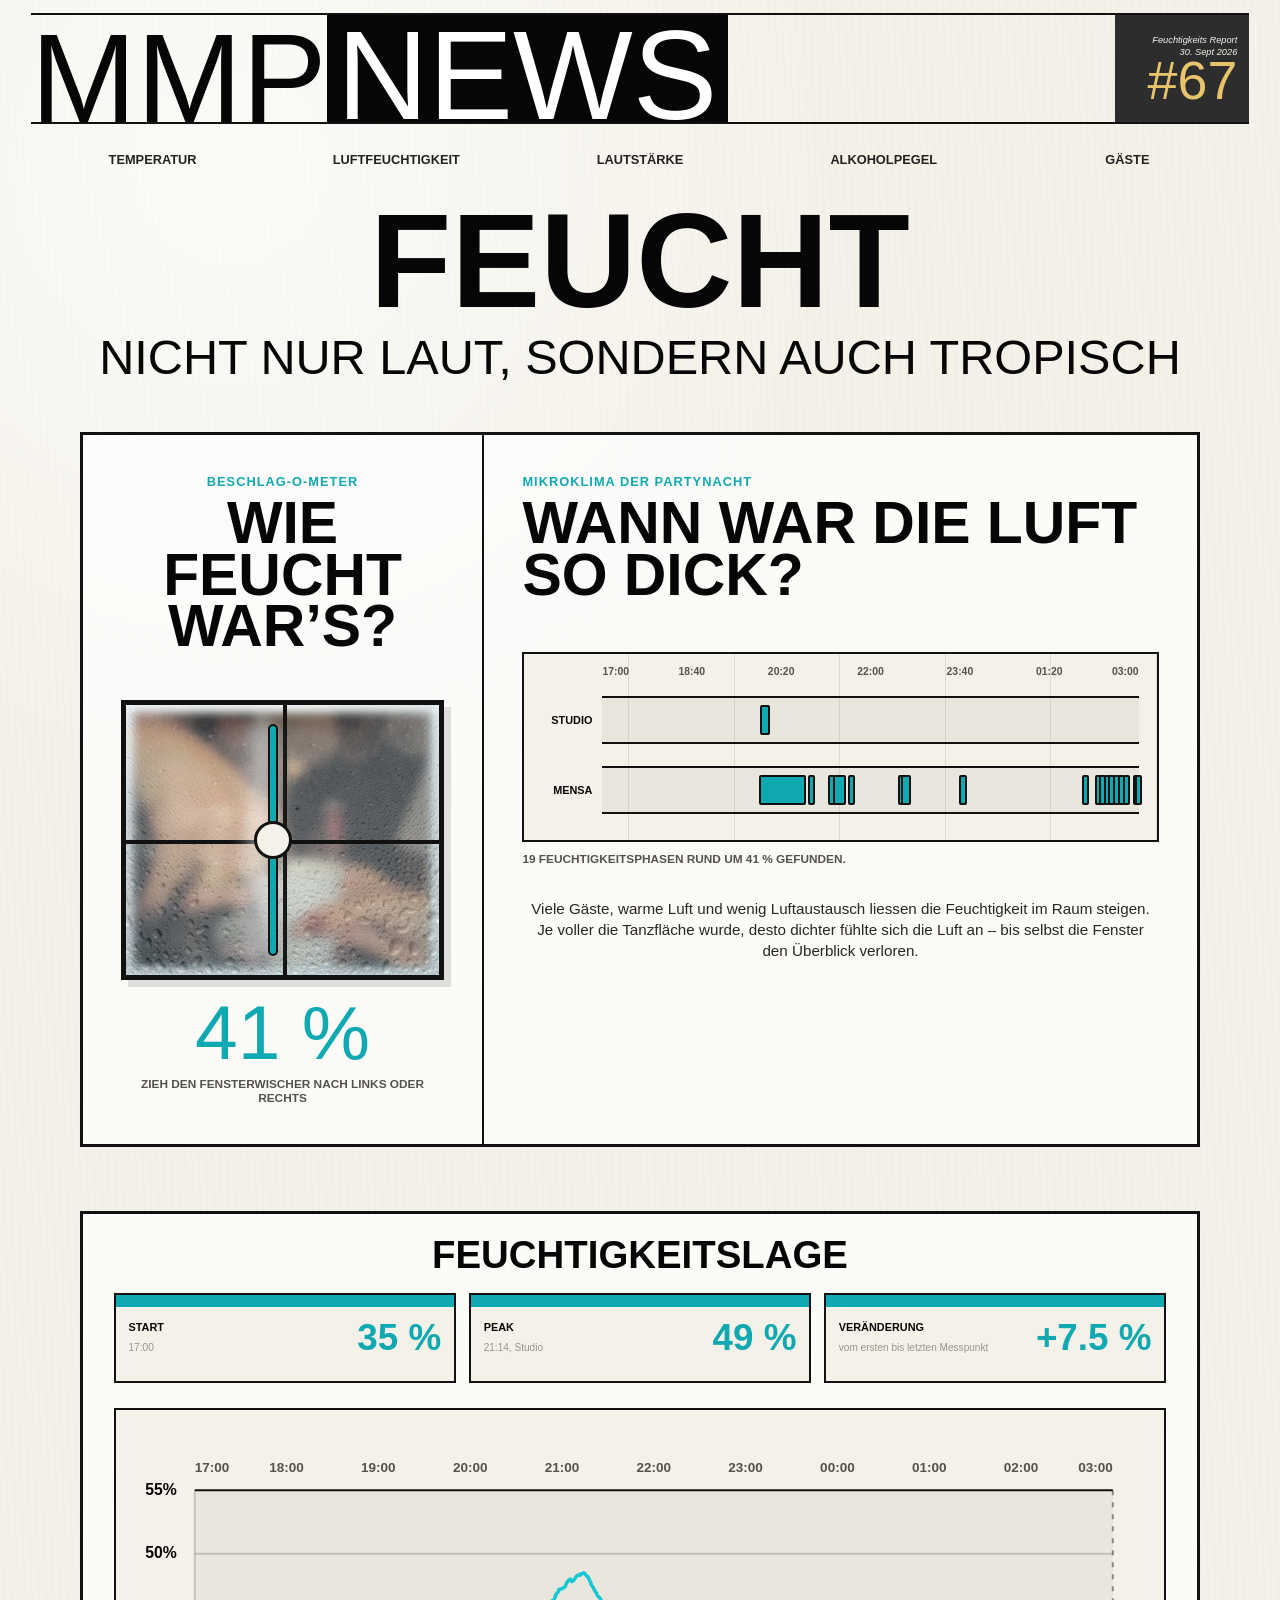
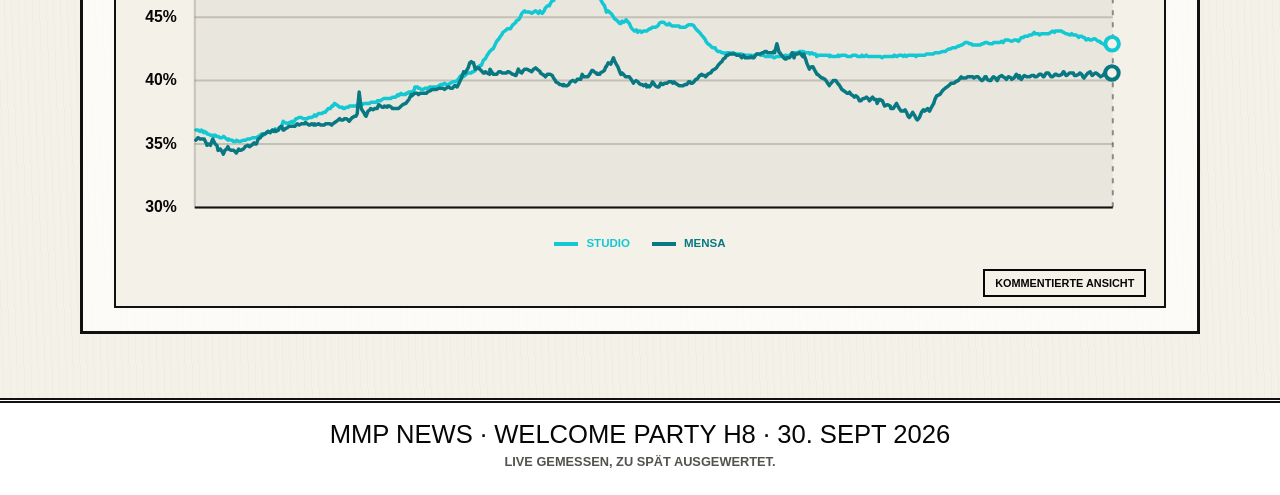
<file: humidity.html>
<!DOCTYPE html>
<html lang="de">
<head>
    <meta charset="UTF-8">
    <meta name="viewport" content="width=device-width, initial-scale=1.0">
    <title>MMP News | Luftfeuchtigkeit</title>
    <link rel="stylesheet" href="css/style.css">
</head>
<body>
<main class="paper subpage humidity-page">
    <header class="masthead">
        <a class="edition" href="index.html"><span>MMP</span><mark>NEWS</mark></a>
        <div class="issue">
            <span>Feuchtigkeits Report</span>
            <span>30. Sept 2026</span>
        </div>
    </header>

    <nav class="topic-nav" aria-label="Messwerte">
        <a href="temperature.html">Temperatur</a>
        <a href="humidity.html" aria-current="page">Luftfeuchtigkeit</a>
        <a href="noise.html">Lautstärke</a>
        <a href="alcohol.html">Alkoholpegel</a>
        <a href="guests.html">Gäste</a>
    </nav>

    <h1 class="main-title" id="main-title">Feucht</h1>

    <section class="hero humidity-hero" aria-labelledby="main-title">
        <p class="lead">Nicht nur laut, sondern auch tropisch</p>
    </section>

    <section class="temperature-finder humidity-finder" aria-labelledby="humidity-finder-title">
        <div class="humidity-panel">
            <p class="temperature-kicker">Beschlag-o-Meter</p>
            <h2 id="humidity-finder-title">Wie feucht war’s?</h2>

            <div class="humidity-control" id="humidity-control">
                <div class="humidity-window" aria-hidden="true">
                    <div class="humidity-window-scene">
                        <img src="assets/brandaktuell_bild1.jpg" alt="">
                    </div>
                    <div class="humidity-fog"></div>
                    <span class="humidity-wiper"></span>
                </div>
                <input class="humidity-slider" id="humidity-slider" type="range" step="1" aria-label="Luftfeuchtigkeit auswählen">
            </div>

            <output class="temperature-selection humidity-selection" id="humidity-selection" for="humidity-slider">-- %</output>
            <p class="temperature-hint">Zieh den Fensterwischer nach links oder rechts</p>
        </div>

        <div class="temperature-result" aria-live="polite">
            <p class="temperature-kicker">Mikroklima der Partynacht</p>
            <h2>Wann war die Luft so dick?</h2>
            <div class="temperature-timeline humidity-finder-timeline" id="humidity-finder-timeline">
                <div class="temperature-timeline-axis" id="humidity-finder-axis" aria-hidden="true"></div>
                <div class="temperature-timeline-lanes" id="humidity-finder-lanes"></div>
                <div class="temperature-period-tooltip humidity-period-tooltip" id="humidity-period-tooltip" hidden></div>
            </div>
            <p class="temperature-accuracy" id="humidity-accuracy"></p>
            <p class="temperature-explainer">Viele Gäste, warme Luft und wenig Luftaustausch liessen die Feuchtigkeit im Raum steigen. Je voller die Tanzfläche wurde, desto dichter fühlte sich die Luft an – bis selbst die Fenster den Überblick verloren.</p>
        </div>
    </section>

    <section class="overview" aria-labelledby="humidity-overview-title">
        <h2 id="humidity-overview-title">Feuchtigkeitslage</h2>
        <div class="metric-grid" id="humidity-metrics"></div>
        <div class="humidity-chart-card" id="humidity-chart-card">
            <button class="humidity-chart-toggle" id="humidity-chart-toggle" type="button" aria-controls="humidity-chart" aria-pressed="false">
                Kommentierte Ansicht
            </button>
            <svg id="humidity-chart" viewBox="0 0 900 340" preserveAspectRatio="xMidYMid meet" aria-label="Luftfeuchtigkeit über den Abend"></svg>
            <div class="humidity-chart-key" aria-label="Legende">
                <span class="studio">Studio</span>
                <span class="mensa">Mensa</span>
            </div>
            <div class="humidity-tooltip" id="humidity-tooltip" hidden></div>
        </div>
    </section>

    <footer class="paper-footer" aria-label="Seitenabschluss">
        <p>MMP NEWS · Welcome Party H8 · 30. Sept 2026</p>
        <small>Live gemessen, zu spät ausgewertet.</small>
    </footer>
</main>

<script src="javascript/js.js"></script>
<script>
    const rows = window.PARTY_UNLOAD_DATA?.data || [];
    const boxes = {
        3: { name: "Studio" },
        7: { name: "Mensa" }
    };

    function humidityPoints() {
        return rows
            .map((row) => ({ value: row.humidity_pct, box: row.box_id, time: row.measured_at }))
            .filter((point) => typeof point.value === "number" && Number.isFinite(point.value));
    }

    const points = humidityPoints();
    const first = points[0] || null;
    const last = points[points.length - 1] || null;
    const peak = points.reduce((best, point) => !best || point.value > best.value ? point : best, null);
    const low = points.reduce((best, point) => !best || point.value < best.value ? point : best, null);
    const average = points.length ? points.reduce((sum, point) => sum + point.value, 0) / points.length : null;
    const middle = points[Math.floor(points.length * 0.52)] || null;
    const timestamp = (point) => Date.parse(point.time.replace(" ", "T"));

    const humiditySlider = document.getElementById("humidity-slider");
    const humidityControl = document.getElementById("humidity-control");
    const humiditySelection = document.getElementById("humidity-selection");
    const humidityFinderTimeline = document.getElementById("humidity-finder-timeline");
    const humidityFinderAxis = document.getElementById("humidity-finder-axis");
    const humidityFinderLanes = document.getElementById("humidity-finder-lanes");
    const humidityPeriodTooltip = document.getElementById("humidity-period-tooltip");
    const humidityAccuracy = document.getElementById("humidity-accuracy");
    const minHumidity = points.length ? Math.floor(Math.min(...points.map((point) => point.value))) : 0;
    const maxHumidity = points.length ? Math.ceil(Math.max(...points.map((point) => point.value))) : 100;
    const startHumidity = points.length ? Math.round(average) : 50;
    const finderStart = points.length ? Math.min(...points.map(timestamp)) : 0;
    const finderEnd = finderStart + 10 * 60 * 60 * 1000;
    const finderDuration = Math.max(finderEnd - finderStart, 1);
    const finderHours = Array.from({ length: 7 }, (_, index) => finderStart + finderDuration * (index / 6));

    function format(value, digits = 1) {
        if (value === null || value === undefined || Number.isNaN(value)) return "--";
        return `${value.toFixed(digits)} %`;
    }

    function timeOnly(dateTime) {
        return dateTime ? dateTime.slice(11, 16) : "--:--";
    }

    function clockFromTime(time) {
        const date = new Date(time);
        return `${String(date.getHours()).padStart(2, "0")}:${String(date.getMinutes()).padStart(2, "0")}`;
    }

    function room(point) {
        return boxes[point?.box]?.name || "Raum";
    }

    function delta(from, to) {
        if (!from || !to) return "--";
        const value = to.value - from.value;
        return `${value >= 0 ? "+" : ""}${value.toFixed(1)} %`;
    }

    document.getElementById("humidity-metrics").innerHTML = [
        { label: "Start", value: format(first?.value, 0), note: timeOnly(first?.time) },
        { label: "Peak", value: format(peak?.value, 0), note: `${timeOnly(peak?.time)}, ${room(peak)}` },
        { label: "Veränderung", value: delta(first, last), note: "vom ersten bis letzten Messpunkt" }
    ].map((metric) => `
        <article class="metric-card blue">
            <div class="metric-label">${metric.label}</div>
            <strong>${metric.value}</strong>
            <span class="metric-note">${metric.note}</span>
        </article>
    `).join("");

    function renderHumidityChart() {
        const svg = document.getElementById("humidity-chart");
        const tooltip = document.getElementById("humidity-tooltip");
        if (!svg || !tooltip || !points.length) return;

        const width = 900;
        const height = 340;
        const pad = { top: 34, right: 30, bottom: 24, left: 54 };
        const chartWidth = width - pad.left - pad.right;
        const chartHeight = height - pad.top - pad.bottom;
        const series = {
            3: points.filter((point) => point.box === 3).sort((a, b) => Date.parse(a.time.replace(" ", "T")) - Date.parse(b.time.replace(" ", "T"))),
            7: points.filter((point) => point.box === 7).sort((a, b) => Date.parse(a.time.replace(" ", "T")) - Date.parse(b.time.replace(" ", "T")))
        };
        const chartDate = points[0]?.time?.slice(0, 10) || "2026-09-30";
        const minTime = Date.parse(`${chartDate}T17:00:00`);
        const maxTime = minTime + 10 * 60 * 60 * 1000;
        const hourTicks = Array.from({ length: 11 }, (_, index) => minTime + index * 60 * 60 * 1000);
        series[3] = series[3].filter((point) => timestamp(point) <= maxTime);
        series[7] = series[7].filter((point) => timestamp(point) <= maxTime);
        const minValue = 30;
        const maxValue = 55;
        const lastStudio = series[3][series[3].length - 1] || last;
        const lastMensa = series[7][series[7].length - 1] || last;
        const freshMensaTime = Date.parse(`${chartDate}T18:45:00`);
        const freshMensa = series[7].reduce((closest, point) =>
            !closest || Math.abs(timestamp(point) - freshMensaTime) < Math.abs(timestamp(closest) - freshMensaTime)
                ? point
                : closest
        , null);
        const freshStartTime = Date.parse(`${chartDate}T18:00:00`);
        const freshEndTime = Date.parse(`${chartDate}T20:00:00`);
        const freshStudioRange = series[3].filter((point) => timestamp(point) >= freshStartTime && timestamp(point) <= freshEndTime);
        const freshMensaRange = series[7].filter((point) => timestamp(point) >= freshStartTime && timestamp(point) <= freshEndTime);
        const peakStudio = series[3].reduce((best, point) => !best || point.value > best.value ? point : best, null);
        const peakMensa = series[7].reduce((best, point) => !best || point.value > best.value ? point : best, null);
        const flatMensaTime = minTime + 9 * 60 * 60 * 1000;
        const flatMensa = series[7].reduce((closest, point) =>
            !closest || Math.abs(timestamp(point) - flatMensaTime) < Math.abs(timestamp(closest) - flatMensaTime)
                ? point
                : closest
        , null);
        const flatStartTime = minTime + (8 * 60 + 30) * 60 * 1000;
        const flatEndTime = maxTime;
        const flatStudioRange = series[3].filter((point) => timestamp(point) >= flatStartTime && timestamp(point) <= flatEndTime);
        const flatMensaRange = series[7].filter((point) => timestamp(point) >= flatStartTime && timestamp(point) <= flatEndTime);
        const valueRange = Math.max(maxValue - minValue, 1);
        const xForTime = (time) => pad.left + ((time - minTime) / Math.max(maxTime - minTime, 1)) * chartWidth;
        const yFor = (value) => pad.top + (1 - (value - minValue) / valueRange) * chartHeight;
        const lineFor = (items) => items.map((point) => {
            const time = Date.parse(point.time.replace(" ", "T"));
            return `${xForTime(time).toFixed(1)},${yFor(point.value).toFixed(1)}`;
        }).join(" ");
        const highlightAround = (items, focalPoint) => {
            const highlightRadius = 25 * 60 * 1000;
            return focalPoint
                ? items.filter((point) => Math.abs(timestamp(point) - timestamp(focalPoint)) <= highlightRadius)
                : [];
        };
        const nearest = (items, targetTime) => items.reduce((best, point) => {
            const distance = Math.abs(Date.parse(point.time.replace(" ", "T")) - targetTime);
            return !best || distance < best.distance ? { point, distance } : best;
        }, null)?.point || null;
        const trendAround = (items, point) => {
            if (!point) return 0;
            const pointTime = timestamp(point);
            const window = 18 * 60 * 1000;
            const before = items
                .filter((item) => timestamp(item) <= pointTime && pointTime - timestamp(item) <= window)
                .sort((a, b) => timestamp(a) - timestamp(b))[0] || point;
            const after = items
                .filter((item) => timestamp(item) >= pointTime && timestamp(item) - pointTime <= window)
                .sort((a, b) => timestamp(b) - timestamp(a))[0] || point;
            return after.value - before.value;
        };
        const humidityComment = (studio, mensa) => {
            if (!studio || !mensa) return "Bei Studio oder Mensa fehlt gerade ein Wert. Der Vergleich bleibt deshalb nur teilweise lesbar.";

            const studioTrend = trendAround(series[3], studio);
            const mensaTrend = trendAround(series[7], mensa);
            const difference = mensa.value - studio.value;
            const isStudioMoving = Math.abs(studioTrend) >= 2.2;
            const isMensaMoving = Math.abs(mensaTrend) >= 2.2;

            if (mensaTrend >= 3.2 && mensaTrend > studioTrend + 1.2) {
                return "In der Mensa steigt die Luftfeuchtigkeit deutlich. Das Studio bleibt daneben trockener oder ruhiger.";
            }
            if (mensaTrend <= -3.2 && mensaTrend < studioTrend - 1.2) {
                return "Die Mensa wird spürbar trockener. Im Studio verändert sich die Luft weniger stark.";
            }
            if (studioTrend >= 3.2 && studioTrend > mensaTrend + 1.2) {
                return "Im Studio nimmt die Luftfeuchtigkeit klar zu. Die Mensa zieht nicht im gleichen Tempo mit.";
            }
            if (studioTrend <= -3.2 && studioTrend < mensaTrend - 1.2) {
                return "Das Studio wird merklich trockener. Die Mensa hält ihre feuchtere Luft eher.";
            }
            if (difference >= 6) {
                return "Die Mensa ist deutlich feuchter als das Studio. Im Studio bleibt die Luft vergleichsweise trockener.";
            }
            if (difference <= -6) {
                return "Das Studio ist feuchter als die Mensa. In der Mensa wirkt die Luft gerade trockener.";
            }
            if (isStudioMoving && isMensaMoving && studioTrend > 0 && mensaTrend > 0) {
                return "Studio und Mensa werden gleichzeitig feuchter. In beiden Räumen sammelt sich Partyluft.";
            }
            if (isStudioMoving && isMensaMoving && studioTrend < 0 && mensaTrend < 0) {
                return "Studio und Mensa trocknen gleichzeitig etwas ab. In beiden Räumen beruhigt sich das Mikroklima.";
            }
            return "Studio und Mensa bleiben hier relativ stabil. Die Luftfeuchtigkeit pendelt sich in beiden Räumen ein.";
        };
        const guideValues = Array.from({ length: 6 }, (_, index) => minValue + index * 5);
        const freshMensaX = freshMensa ? xForTime(timestamp(freshMensa)) : pad.left;
        const freshMensaY = freshMensa ? yFor(freshMensa.value) : height - pad.bottom;
        const freshNoteX = Math.min(Math.max(freshMensaX + 36, pad.left + 8), width - pad.right - 250);
        const freshNoteY = Math.min(freshMensaY + 82, height - pad.bottom - 42);
        const peakStudioX = peakStudio ? xForTime(timestamp(peakStudio)) : pad.left;
        const peakStudioY = peakStudio ? yFor(peakStudio.value) : pad.top;
        const studioNoteX = Math.min(peakStudioX + 76, width - pad.right - 190);
        const studioNoteY = Math.max(peakStudioY - 72, pad.top + 34);
        const peakMensaX = peakMensa ? xForTime(timestamp(peakMensa)) : pad.left;
        const peakMensaY = peakMensa ? yFor(peakMensa.value) : pad.top;
        const mensaNoteX = Math.min(peakMensaX + 70, width - pad.right - 190);
        const mensaNoteY = Math.max(peakMensaY - 76, pad.top + 30);
        const flatMensaX = flatMensa ? xForTime(timestamp(flatMensa)) : pad.left;
        const flatMensaY = flatMensa ? yFor(flatMensa.value) : pad.top;
        const flatNoteX = Math.min(Math.max(flatMensaX - 118, pad.left + 8), width - pad.right - 220);
        const flatNoteY = Math.min(flatMensaY + 86, height - pad.bottom - 42);

        svg.innerHTML = `
            <defs>
                <marker id="humidity-arrowhead" markerWidth="7" markerHeight="7" refX="6" refY="3.5" orient="auto" markerUnits="userSpaceOnUse">
                    <path d="M0,0.5 L6,3.5 L0,6.5 Z"></path>
                </marker>
            </defs>
            <rect class="humidity-chart-plot" x="${pad.left}" y="${pad.top}" width="${chartWidth}" height="${chartHeight}"></rect>
            ${guideValues.map((value) => `
                <line class="humidity-chart-grid ${value === minValue || value === maxValue ? "edge" : ""}" x1="${pad.left}" x2="${width - pad.right}" y1="${yFor(value)}" y2="${yFor(value)}"></line>
                <text class="humidity-chart-axis" x="10" y="${yFor(value) + 4}">${value}%</text>
            `).join("")}
            <polyline class="humidity-chart-line humidity-chart-line-studio" points="${lineFor(series[3])}"></polyline>
            <polyline class="humidity-chart-line humidity-chart-line-mensa" points="${lineFor(series[7])}"></polyline>
            ${freshStudioRange.length ? `<polyline class="humidity-chart-highlight humidity-chart-highlight-studio humidity-chart-annotation" points="${lineFor(freshStudioRange)}"></polyline>` : ""}
            ${freshMensaRange.length ? `<polyline class="humidity-chart-highlight humidity-chart-highlight-mensa humidity-chart-annotation" points="${lineFor(freshMensaRange)}"></polyline>` : ""}
            ${peakStudio ? `<polyline class="humidity-chart-highlight humidity-chart-highlight-studio humidity-chart-annotation" points="${lineFor(highlightAround(series[3], peakStudio))}"></polyline>` : ""}
            ${peakMensa ? `<polyline class="humidity-chart-highlight humidity-chart-highlight-mensa humidity-chart-annotation" points="${lineFor(highlightAround(series[7], peakMensa))}"></polyline>` : ""}
            ${flatStudioRange.length ? `<polyline class="humidity-chart-highlight humidity-chart-highlight-studio humidity-chart-annotation" points="${lineFor(flatStudioRange)}"></polyline>` : ""}
            ${flatMensaRange.length ? `<polyline class="humidity-chart-highlight humidity-chart-highlight-mensa humidity-chart-annotation" points="${lineFor(flatMensaRange)}"></polyline>` : ""}
            <line class="humidity-chart-grid" x1="${pad.left}" x2="${pad.left}" y1="${pad.top}" y2="${height - pad.bottom}"></line>
            <line class="humidity-chart-grid" x1="${pad.left}" x2="${width - pad.right}" y1="${height - pad.bottom}" y2="${height - pad.bottom}"></line>
            <line class="humidity-chart-guide" id="humidity-chart-guide" x1="${width - pad.right}" x2="${width - pad.right}" y1="${pad.top}" y2="${height - pad.bottom}"></line>
            ${hourTicks.map((time, index) => `
                <text class="humidity-chart-label" x="${xForTime(time)}" y="18" text-anchor="${index === 0 ? "start" : index === hourTicks.length - 1 ? "end" : "middle"}">${clockFromTime(time)}</text>
            `).join("")}
            ${freshMensa ? `
                <path class="humidity-chart-arrow humidity-chart-annotation" d="M${freshNoteX - 28},${freshNoteY - 10} Q${freshMensaX - 12},${freshNoteY - 56} ${freshMensaX + 2},${freshMensaY + 7}" marker-end="url(#humidity-arrowhead)"></path>
                <text class="humidity-chart-note humidity-chart-annotation" x="${freshNoteX}" y="${freshNoteY}">
                    <tspan x="${freshNoteX}" dy="0">DRAUSSEN WURDE ES FRISCH,</tspan>
                    <tspan x="${freshNoteX}" dy="14">DIE MENSA UND DAS STUDIO</tspan>
                    <tspan x="${freshNoteX}" dy="14">FÜLLTEN SICH MIT GÄSTEN</tspan>
                </text>
            ` : ""}
            ${peakStudio ? `
                <path class="humidity-chart-arrow humidity-chart-annotation" d="M${studioNoteX + 20},${studioNoteY + 30} Q${peakStudioX + 66},${peakStudioY - 52} ${peakStudioX + 6},${peakStudioY - 7}" marker-end="url(#humidity-arrowhead)"></path>
                <text class="humidity-chart-note humidity-chart-annotation" x="${studioNoteX}" y="${studioNoteY}">
                    <tspan x="${studioNoteX}" dy="0">HÖHEPUNKT</tspan>
                    <tspan x="${studioNoteX}" dy="14">DES KARAOKES</tspan>
                </text>
            ` : ""}
            ${peakMensa ? `
                <path class="humidity-chart-arrow humidity-chart-annotation" d="M${mensaNoteX},${mensaNoteY + 32} Q${peakMensaX + 50},${peakMensaY - 40} ${peakMensaX + 5},${peakMensaY - 5}" marker-end="url(#humidity-arrowhead)"></path>
                <text class="humidity-chart-note humidity-chart-annotation" x="${mensaNoteX}" y="${mensaNoteY}">
                    <tspan x="${mensaNoteX}" dy="0">SPÄTER PEAK:</tspan>
                    <tspan x="${mensaNoteX}" dy="14">DICKE LUFT</tspan>
                    <tspan x="${mensaNoteX}" dy="14">IN DER MENSA</tspan>
                </text>
            ` : ""}
            ${flatMensa ? `
                <path class="humidity-chart-arrow humidity-chart-annotation" d="M${flatNoteX + 166},${flatNoteY - 18} Q${flatMensaX + 24},${flatMensaY + 66} ${flatMensaX + 3},${flatMensaY + 7}" marker-end="url(#humidity-arrowhead)"></path>
                <text class="humidity-chart-note humidity-chart-annotation" x="${flatNoteX}" y="${flatNoteY}">
                    <tspan x="${flatNoteX}" dy="0">FEIERABEND FÜR DIE</tspan>
                    <tspan x="${flatNoteX}" dy="14">LUFTFEUCHTIGKEIT</tspan>
                    <tspan x="${flatNoteX}" dy="14">VERÄNDERT SICH KAUM NOCH</tspan>
                </text>
            ` : ""}
            <circle class="humidity-chart-dot humidity-chart-dot-studio" id="humidity-chart-dot-studio" cx="${xForTime(Date.parse(lastStudio.time.replace(" ", "T")))}" cy="${yFor(lastStudio.value)}" r="6"></circle>
            <circle class="humidity-chart-dot humidity-chart-dot-mensa" id="humidity-chart-dot-mensa" cx="${xForTime(Date.parse(lastMensa.time.replace(" ", "T")))}" cy="${yFor(lastMensa.value)}" r="6"></circle>
        `;

        window.addSvgAnnotationFrames?.(svg, ".humidity-chart-note", "humidity-chart-annotation");

        const guide = document.getElementById("humidity-chart-guide");
        const studioDot = document.getElementById("humidity-chart-dot-studio");
        const mensaDot = document.getElementById("humidity-chart-dot-mensa");
        const showPoint = (event) => {
            const rect = svg.getBoundingClientRect();
            const svgX = ((event.clientX - rect.left) / Math.max(rect.width, 1)) * width;
            const x = Math.max(pad.left, Math.min(svgX, width - pad.right));
            const ratio = (x - pad.left) / chartWidth;
            const targetTime = minTime + ratio * (maxTime - minTime);
            const studio = nearest(series[3], targetTime);
            const mensa = nearest(series[7], targetTime);

            guide.setAttribute("x1", x);
            guide.setAttribute("x2", x);
            if (studio) {
                studioDot.setAttribute("cx", x);
                studioDot.setAttribute("cy", yFor(studio.value));
            }
            if (mensa) {
                mensaDot.setAttribute("cx", x);
                mensaDot.setAttribute("cy", yFor(mensa.value));
            }

            tooltip.hidden = false;
            tooltip.innerHTML = `
                <strong>${clockFromTime(targetTime)}</strong>
                <span>Studio: ${format(studio?.value, 0)} · Mensa: ${format(mensa?.value, 0)}</span>
                <p>${humidityComment(studio, mensa)}</p>
            `;
            const cardRect = tooltip.parentElement.getBoundingClientRect();
            const tooltipRect = tooltip.getBoundingClientRect();
            const scaleX = rect.width / width;
            const scaleY = rect.height / height;
            const cardX = rect.left - cardRect.left + x * scaleX;
            const yValues = [studio, mensa].filter(Boolean).map((point) => yFor(point.value));
            const upperY = yValues.length ? Math.min(...yValues) : pad.top + chartHeight * 0.5;
            const lowerY = yValues.length ? Math.max(...yValues) : pad.top + chartHeight * 0.5;
            const shouldPlaceBelow = lowerY < pad.top + chartHeight * 0.5;
            const gap = 18;
            const minLeft = tooltipRect.width / 2 + 8;
            const maxLeft = cardRect.width - tooltipRect.width / 2 - 8;
            const left = Math.max(minLeft, Math.min(cardX, maxLeft));
            let top;
            let transform;

            if (shouldPlaceBelow) {
                top = rect.top - cardRect.top + lowerY * scaleY + gap;
                transform = "translate(-50%, 0)";
                if (top + tooltipRect.height > cardRect.height - 8) {
                    top = rect.top - cardRect.top + upperY * scaleY - gap;
                    transform = "translate(-50%, -100%)";
                }
            } else {
                top = rect.top - cardRect.top + upperY * scaleY - gap;
                transform = "translate(-50%, -100%)";
                if (top - tooltipRect.height < 8) {
                    top = rect.top - cardRect.top + lowerY * scaleY + gap;
                    transform = "translate(-50%, 0)";
                }
            }

            tooltip.style.left = `${left}px`;
            tooltip.style.top = `${top}px`;
            tooltip.style.transform = transform;
        };

        svg.addEventListener("pointermove", showPoint);
        svg.addEventListener("pointerleave", () => {
            tooltip.hidden = true;
        });
    }

    renderHumidityChart();

    const humidityChartCard = document.getElementById("humidity-chart-card");
    const humidityChartToggle = document.getElementById("humidity-chart-toggle");
    humidityChartToggle.addEventListener("click", () => {
        const commentsVisible = humidityChartCard.classList.toggle("is-commented");
        humidityChartToggle.setAttribute("aria-pressed", String(commentsVisible));
        humidityChartToggle.textContent = commentsVisible ? "Normale Ansicht" : "Kommentierte Ansicht";
    });

    function humidityPeriods(selectedHumidity) {
        const periods = [];

        Object.keys(boxes).forEach((boxId) => {
            const roomPoints = points
                .filter((point) => point.box === Number(boxId) && timestamp(point) <= finderEnd && Math.abs(point.value - selectedHumidity) <= 0.5)
                .sort((a, b) => timestamp(a) - timestamp(b));

            roomPoints.forEach((point) => {
                const pointTime = timestamp(point);
                const current = periods[periods.length - 1];
                if (current && current.box === Number(boxId) && pointTime - current.end <= 150000) {
                    current.end = pointTime;
                    current.count += 1;
                    current.sum += point.value;
                } else {
                    periods.push({
                        box: Number(boxId),
                        start: pointTime,
                        end: pointTime,
                        count: 1,
                        sum: point.value
                    });
                }
            });
        });

        return periods;
    }

    function humidityPeriodComment(period) {
        const periodAverage = period.sum / period.count;
        const duration = Math.max(1, Math.round((period.end - period.start) / 60000) + 1);
        if (periodAverage >= 46) return "Fast Tropenhaus: Die Luft feiert inzwischen sichtbar mit.";
        if (duration >= 10) return "Ein stabiles Mikroklima – dieser Wert wollte offenbar länger bleiben.";
        if (period.box === 3) return "Im Studio sammelt sich kurz genug Wasserdampf für beschlagene Gedanken.";
        return "Die Mensa legt eine kleine Feuchtigkeitswelle hin – kurz, aber messbar.";
    }

    function renderHumidityFinderTimeline(selectedHumidity) {
        const periodData = humidityPeriods(selectedHumidity).map((period, index) => ({ ...period, index }));

        humidityFinderAxis.innerHTML = finderHours.map((time) => {
            const ratio = (time - finderStart) / finderDuration;
            return `<span style="left: ${ratio * 100}%">${clockFromTime(time)}</span>`;
        }).join("");

        humidityFinderLanes.innerHTML = Object.entries(boxes).map(([boxId, box]) => {
            const roomPeriods = periodData.filter((period) => period.box === Number(boxId));
            return `
                <div class="temperature-timeline-lane">
                    <strong>${box.name}</strong>
                    <div class="temperature-timeline-track">
                        ${roomPeriods.map((period) => {
                            const left = Math.min(((period.start - finderStart) / finderDuration) * 100, 99.35);
                            const visibleEnd = Math.min(period.end + 60000, finderEnd);
                            const width = Math.min(Math.max(((visibleEnd - period.start) / finderDuration) * 100, 0.65), 100 - left);
                            const duration = Math.max(1, Math.round((period.end - period.start) / 60000) + 1);
                            return `<button class="temperature-period humidity-period" style="left: ${left}%; width: ${width}%; --pulse-delay: ${(period.index % 8) * 90}ms" data-period="${period.index}" aria-label="${box.name}, ${clockFromTime(period.start)}, ${duration} Minuten"></button>`;
                        }).join("")}
                    </div>
                </div>
            `;
        }).join("");

        const showTooltip = (period, target, event) => {
            const duration = Math.max(1, Math.round((period.end - period.start) / 60000) + 1);
            const endTime = period.end > period.start ? `–${clockFromTime(period.end)}` : "";
            humidityPeriodTooltip.innerHTML = `
                <strong>${clockFromTime(period.start)}${endTime}</strong>
                <span>${boxes[period.box].name} · ca. ${duration} Min.</span>
            `;
            humidityPeriodTooltip.hidden = false;
            const timelineRect = humidityFinderTimeline.getBoundingClientRect();
            const targetRect = target.getBoundingClientRect();
            const pointerX = event?.clientX ?? targetRect.left + targetRect.width / 2;
            const left = Math.max(120, Math.min(pointerX - timelineRect.left, timelineRect.width - 120));
            humidityPeriodTooltip.style.left = `${left}px`;
            humidityPeriodTooltip.style.top = `${targetRect.top - timelineRect.top - 12}px`;
        };

        humidityFinderTimeline.querySelectorAll(".humidity-period").forEach((element) => {
            const period = periodData[Number(element.dataset.period)];
            element.addEventListener("pointerenter", (event) => showTooltip(period, element, event));
            element.addEventListener("pointermove", (event) => showTooltip(period, element, event));
            element.addEventListener("pointerleave", () => { humidityPeriodTooltip.hidden = true; });
            element.addEventListener("focus", () => showTooltip(period, element));
            element.addEventListener("blur", () => { humidityPeriodTooltip.hidden = true; });
        });

        return periodData.length;
    }

    function renderHumidityFinder() {
        const selectedHumidity = Number(humiditySlider.value);
        const range = Math.max(maxHumidity - minHumidity, 1);
        const level = (selectedHumidity - minHumidity) / range;
        const periodCount = renderHumidityFinderTimeline(selectedHumidity);

        humiditySelection.value = `${selectedHumidity.toFixed(0)} %`;
        humidityControl.style.setProperty("--humidity-level", level.toFixed(3));
        humidityControl.style.setProperty("--wiper-x", `${5 + level * 90}%`);
        humidityAccuracy.textContent = periodCount
            ? `${periodCount} Feuchtigkeitsphasen rund um ${selectedHumidity.toFixed(0)} % gefunden.`
            : `Keine Phase rund um ${selectedHumidity.toFixed(0)} % gefunden – probier einen Nachbarwert.`;
    }

    if (points.length) {
        humiditySlider.min = minHumidity;
        humiditySlider.max = maxHumidity;
        humiditySlider.value = startHumidity;
        humiditySlider.addEventListener("input", renderHumidityFinder);
        renderHumidityFinder();
    } else {
        humiditySlider.disabled = true;
        humidityFinderLanes.innerHTML = "<p>Keine Feuchtigkeitsdaten verfügbar.</p>";
        humidityAccuracy.textContent = "Sobald Messwerte vorhanden sind, beschlägt die Scheibe.";
    }

</script>
</body>
</html>
</file>
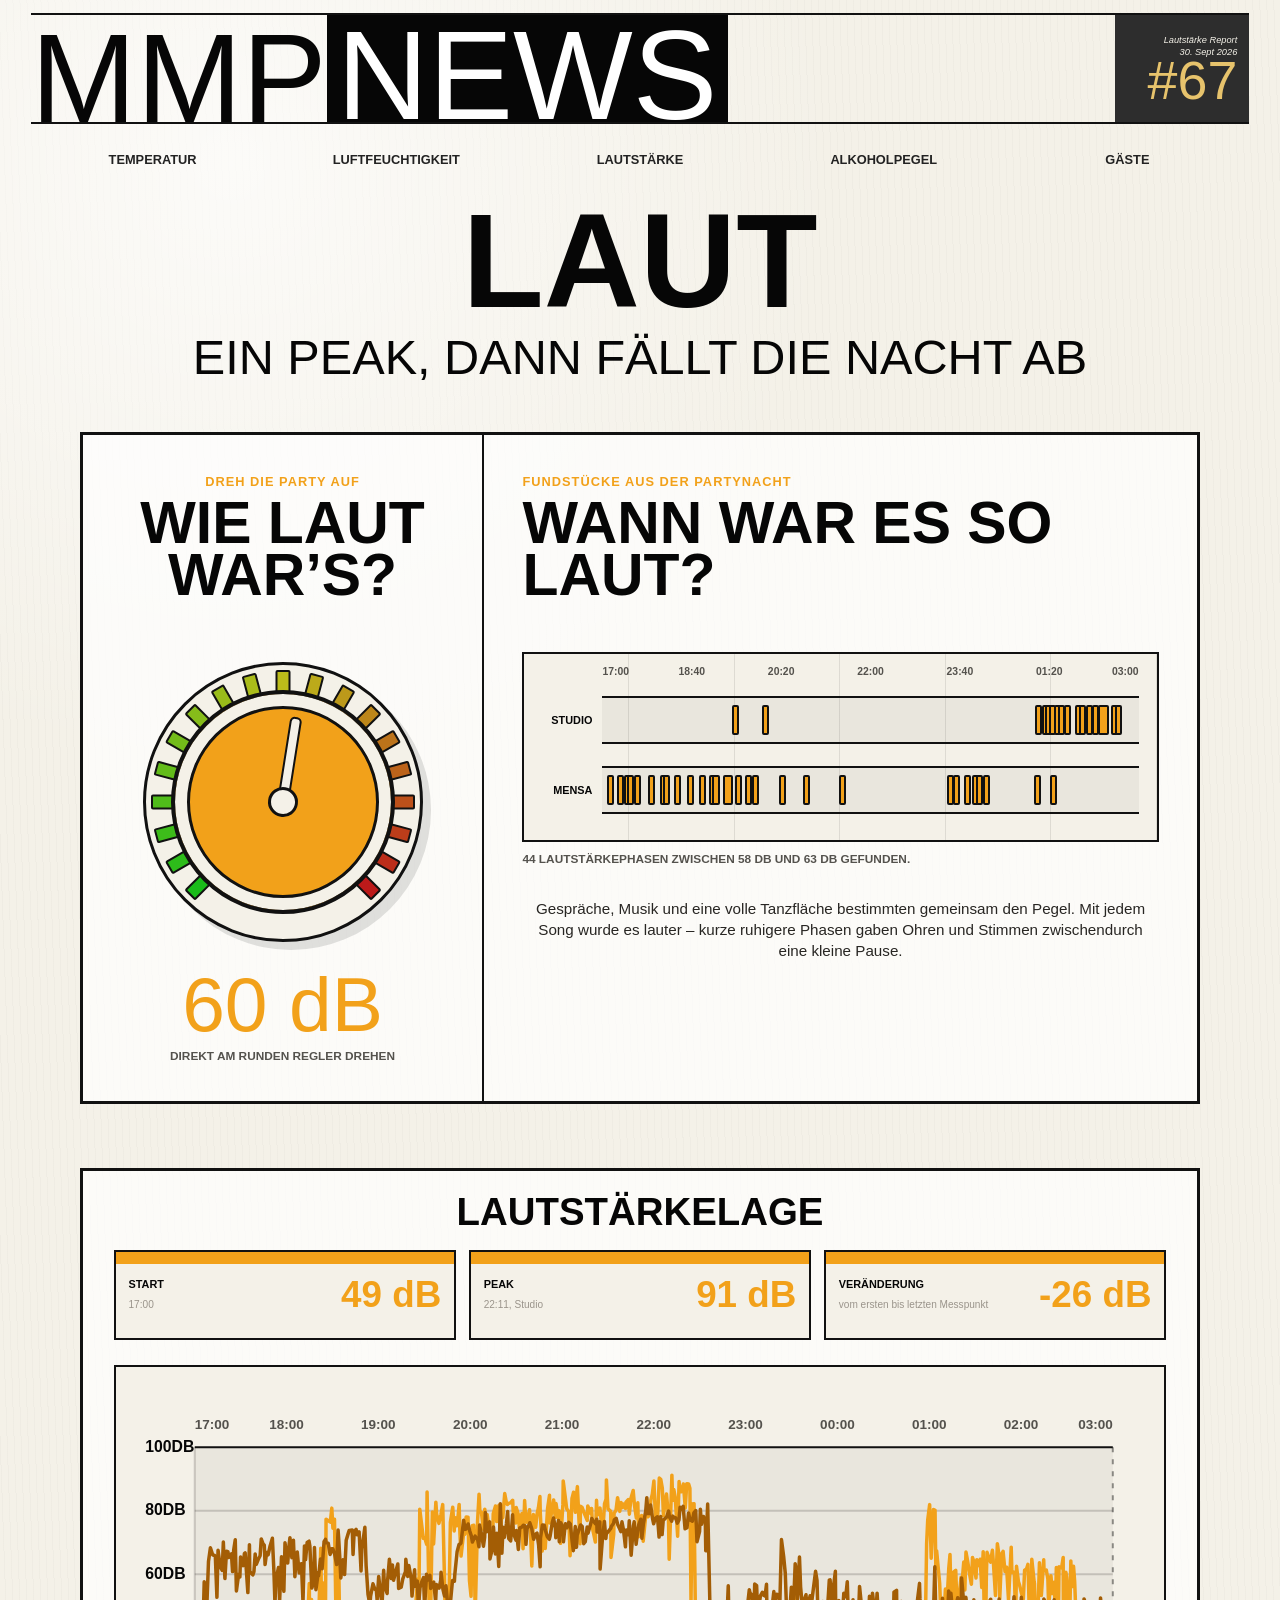
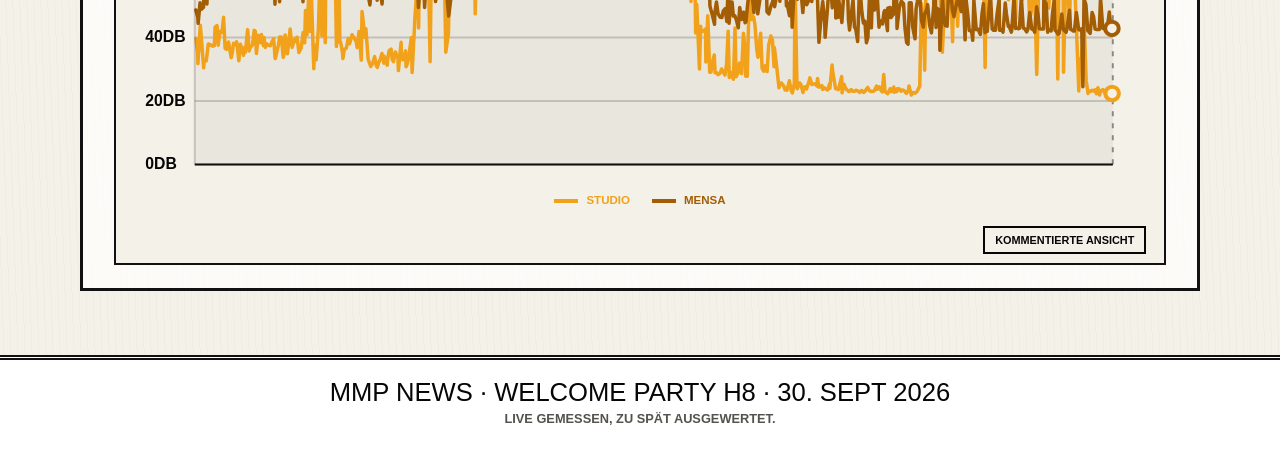
<file: noise.html>
<!DOCTYPE html>
<html lang="de">
<head>
    <meta charset="UTF-8">
    <meta name="viewport" content="width=device-width, initial-scale=1.0">
    <title>MMP News | Lautstärke</title>
    <link rel="stylesheet" href="css/style.css">
</head>
<body>
<main class="paper subpage noise-page">
    <header class="masthead">
        <a class="edition" href="index.html"><span>MMP</span><mark>NEWS</mark></a>
        <div class="issue">
            <span>Lautstärke Report</span>
            <span>30. Sept 2026</span>
        </div>
    </header>

    <nav class="topic-nav" aria-label="Messwerte">
        <a href="temperature.html">Temperatur</a>
        <a href="humidity.html">Luftfeuchtigkeit</a>
        <a href="noise.html" aria-current="page">Lautstärke</a>
        <a href="alcohol.html">Alkoholpegel</a>
        <a href="guests.html">Gäste</a>
    </nav>

    <h1 class="main-title" id="main-title">Laut</h1>

    <section class="hero noise-hero" aria-label="Schlagzeile zur Lautstärke">
        <p class="lead">Ein Peak, dann fällt die Nacht ab</p>
    </section>

    <section class="temperature-finder noise-finder" aria-labelledby="noise-finder-title">
        <div class="volume-panel">
            <p class="temperature-kicker">Dreh die Party auf</p>
            <h2 id="noise-finder-title">Wie laut war’s?</h2>

            <div class="volume-control" id="volume-control">
                <div class="volume-dial" id="volume-dial" aria-hidden="true">
                    <div class="volume-ticks" id="volume-ticks"></div>
                    <div class="volume-dial-face">
                        <span class="volume-pointer"></span>
                    </div>
                </div>
                <input class="volume-slider" id="volume-slider" type="range" step="1" aria-label="Lautstärke auswählen">
            </div>

            <output class="temperature-selection volume-selection" id="volume-selection" for="volume-slider">-- dB</output>
            <p class="temperature-hint">Direkt am runden Regler drehen</p>
        </div>

        <div class="temperature-result" aria-live="polite">
            <p class="temperature-kicker">Fundstücke aus der Partynacht</p>
            <h2>Wann war es so laut?</h2>
            <div class="temperature-timeline noise-timeline" id="noise-timeline">
                <div class="temperature-timeline-axis" id="noise-timeline-axis" aria-hidden="true"></div>
                <div class="temperature-timeline-lanes" id="noise-timeline-lanes"></div>
                <div class="temperature-period-tooltip noise-period-tooltip" id="noise-period-tooltip" hidden></div>
            </div>
            <p class="temperature-accuracy" id="noise-accuracy"></p>
            <p class="temperature-explainer">Gespräche, Musik und eine volle Tanzfläche bestimmten gemeinsam den Pegel. Mit jedem Song wurde es lauter – kurze ruhigere Phasen gaben Ohren und Stimmen zwischendurch eine kleine Pause.</p>
        </div>
    </section>

    <section class="overview" aria-labelledby="noise-overview-title">
        <h2 id="noise-overview-title">Lautstärkelage</h2>
        <div class="metric-grid" id="noise-metrics"></div>
        <div class="noise-chart-card" id="noise-chart-card">
            <button class="noise-chart-toggle" id="noise-chart-toggle" type="button" aria-controls="noise-chart" aria-pressed="false">
                Kommentierte Ansicht
            </button>
            <svg id="noise-chart" viewBox="0 0 900 340" preserveAspectRatio="xMidYMid meet" aria-label="Lautstärke über den Abend"></svg>
            <div class="noise-chart-key" aria-label="Legende">
                <span class="studio">Studio</span>
                <span class="mensa">Mensa</span>
            </div>
            <div class="noise-tooltip" id="noise-tooltip" hidden></div>
        </div>
    </section>

    <footer class="paper-footer" aria-label="Seitenabschluss">
        <p>MMP NEWS · Welcome Party H8 · 30. Sept 2026</p>
        <small>Live gemessen, zu spät ausgewertet.</small>
    </footer>
</main>

<script src="javascript/js.js"></script>
<script>
    const rows = window.PARTY_UNLOAD_DATA?.data || [];
    const boxes = {
        3: "Studio",
        7: "Mensa"
    };
    const points = rows
        .map((row) => ({
            value: row.noise_pct,
            box: row.box_id,
            time: row.measured_at
        }))
        .filter((point) => Number.isFinite(point.value));

    const first = points[0] || null;
    const last = points[points.length - 1] || null;
    const peak = points.reduce((best, point) => !best || point.value > best.value ? point : best, null);

    const slider = document.getElementById("volume-slider");
    const control = document.getElementById("volume-control");
    const dial = document.getElementById("volume-dial");
    const tickContainer = document.getElementById("volume-ticks");
    const selection = document.getElementById("volume-selection");
    const timeline = document.getElementById("noise-timeline");
    const timelineAxis = document.getElementById("noise-timeline-axis");
    const timelineLanes = document.getElementById("noise-timeline-lanes");
    const periodTooltip = document.getElementById("noise-period-tooltip");
    const accuracy = document.getElementById("noise-accuracy");

    const minVolume = points.length ? Math.floor(Math.min(...points.map((point) => point.value)) / 5) * 5 : 0;
    const maxVolume = points.length ? Math.ceil(Math.max(...points.map((point) => point.value)) / 5) * 5 : 100;
    const startVolume = Math.round((minVolume + maxVolume) / 10) * 5;
    const timestamp = (point) => Date.parse(point.time.replace(" ", "T"));
    const timelineStart = points.length ? Math.min(...points.map(timestamp)) : 0;
    const timelineEnd = timelineStart + 10 * 60 * 60 * 1000;
    const timelineDuration = Math.max(timelineEnd - timelineStart, 1);
    const tolerance = 2.5;

    tickContainer.innerHTML = Array.from({ length: 19 }, (_, index) => {
        const ratio = index / 18;
        const angle = -135 + ratio * 270;
        const color = `hsl(${Math.round((1 - ratio) * 120)} 76% 42%)`;
        return `<span class="volume-tick" style="--tick-angle: ${angle}deg; --tick-color: ${color}"></span>`;
    }).join("");

    function formatVolume(value) {
        return `${Math.round(value)} dB`;
    }

    function formatTime(time) {
        const date = new Date(time);
        return `${String(date.getHours()).padStart(2, "0")}:${String(date.getMinutes()).padStart(2, "0")}`;
    }

    function clockFromTime(time) {
        const date = new Date(time);
        return `${String(date.getHours()).padStart(2, "0")}:${String(date.getMinutes()).padStart(2, "0")}`;
    }

    function room(point) {
        return boxes[point?.box] || "Raum";
    }

    function delta(from, to) {
        if (!from || !to) return "--";
        const value = to.value - from.value;
        return `${value >= 0 ? "+" : ""}${Math.round(value)} dB`;
    }

    document.getElementById("noise-metrics").innerHTML = [
        { label: "Start", value: first ? formatVolume(first.value) : "--", note: first ? formatTime(timestamp(first)) : "--:--" },
        { label: "Peak", value: peak ? formatVolume(peak.value) : "--", note: `${peak ? formatTime(timestamp(peak)) : "--:--"}, ${room(peak)}` },
        { label: "Veränderung", value: delta(first, last), note: "vom ersten bis letzten Messpunkt" }
    ].map((metric) => `
        <article class="metric-card orange">
            <div class="metric-label">${metric.label}</div>
            <strong>${metric.value}</strong>
            <span class="metric-note">${metric.note}</span>
        </article>
    `).join("");

    function renderNoiseChart() {
        const svg = document.getElementById("noise-chart");
        const tooltip = document.getElementById("noise-tooltip");
        if (!svg || !tooltip || !points.length) return;

        const width = 900;
        const height = 340;
        const pad = { top: 34, right: 30, bottom: 24, left: 54 };
        const chartWidth = width - pad.left - pad.right;
        const chartHeight = height - pad.top - pad.bottom;
        const series = {
            3: points.filter((point) => point.box === 3).sort((a, b) => timestamp(a) - timestamp(b)),
            7: points.filter((point) => point.box === 7).sort((a, b) => timestamp(a) - timestamp(b))
        };
        const chartDate = points[0]?.time?.slice(0, 10) || "2026-09-30";
        const minTime = Date.parse(`${chartDate}T17:00:00`);
        const maxTime = minTime + 10 * 60 * 60 * 1000;
        const hourTicks = Array.from({ length: 11 }, (_, index) => minTime + index * 60 * 60 * 1000);
        series[3] = series[3].filter((point) => timestamp(point) <= maxTime);
        series[7] = series[7].filter((point) => timestamp(point) <= maxTime);
        const minValue = 0;
        const maxValue = 100;
        const lastStudio = series[3][series[3].length - 1] || last;
        const lastMensa = series[7][series[7].length - 1] || last;
        const soundcheckTime = Date.parse(`${chartDate}T18:23:00`);
        const soundcheckStudio = series[3].reduce((closest, point) =>
            !closest || Math.abs(timestamp(point) - soundcheckTime) < Math.abs(timestamp(closest) - soundcheckTime)
                ? point
                : closest
        , null);
        const karaokeStartTime = Date.parse(`${chartDate}T19:28:00`);
        const karaokeEndTime = Date.parse(`${chartDate}T22:27:00`);
        const karaokeStudioRange = series[3].filter((point) => {
            const pointTime = timestamp(point);
            return pointTime >= karaokeStartTime && pointTime <= karaokeEndTime;
        });
        const karaokeMidpointTime = karaokeStartTime + (karaokeEndTime - karaokeStartTime) / 2;
        const karaokeStudioAnchor = karaokeStudioRange.reduce((closest, point) =>
            !closest || Math.abs(timestamp(point) - karaokeMidpointTime) < Math.abs(timestamp(closest) - karaokeMidpointTime)
                ? point
                : closest
        , null);
        const lastSongTime = minTime + 8 * 60 * 60 * 1000;
        const lastSongStudio = series[3].reduce((closest, point) =>
            !closest || Math.abs(timestamp(point) - lastSongTime) < Math.abs(timestamp(closest) - lastSongTime)
                ? point
                : closest
        , null);
        const farewellTime = Date.parse(`${chartDate}T22:33:00`);
        const farewellMensa = series[7].reduce((closest, point) =>
            !closest || Math.abs(timestamp(point) - farewellTime) < Math.abs(timestamp(closest) - farewellTime)
                ? point
                : closest
        , null);
        const valueRange = Math.max(maxValue - minValue, 1);
        const xForTime = (time) => pad.left + ((time - minTime) / Math.max(maxTime - minTime, 1)) * chartWidth;
        const yFor = (value) => pad.top + (1 - (value - minValue) / valueRange) * chartHeight;
        const lineFor = (items) => items.map((point) => `${xForTime(timestamp(point)).toFixed(1)},${yFor(point.value).toFixed(1)}`).join(" ");
        const highlightAround = (items, focalPoint) => {
            const highlightRadius = 25 * 60 * 1000;
            return focalPoint
                ? items.filter((point) => Math.abs(timestamp(point) - timestamp(focalPoint)) <= highlightRadius)
                : [];
        };
        const nearest = (items, targetTime) => items.reduce((best, point) => {
            const distance = Math.abs(timestamp(point) - targetTime);
            return !best || distance < best.distance ? { point, distance } : best;
        }, null)?.point || null;
        const trendAround = (items, point) => {
            if (!point) return 0;
            const pointTime = timestamp(point);
            const window = 18 * 60 * 1000;
            const before = items
                .filter((item) => timestamp(item) <= pointTime && pointTime - timestamp(item) <= window)
                .sort((a, b) => timestamp(a) - timestamp(b))[0] || point;
            const after = items
                .filter((item) => timestamp(item) >= pointTime && timestamp(item) - pointTime <= window)
                .sort((a, b) => timestamp(b) - timestamp(a))[0] || point;
            return after.value - before.value;
        };
        const localPeak = (items, point) => {
            if (!point) return false;
            const pointTime = timestamp(point);
            const window = 12 * 60 * 1000;
            const neighbors = items.filter((item) => {
                const itemTime = timestamp(item);
                return item !== point && Math.abs(itemTime - pointTime) <= window;
            });
            if (!neighbors.length) return false;
            const neighborAverage = neighbors.reduce((sum, item) => sum + item.value, 0) / neighbors.length;
            return point.value - neighborAverage >= 10;
        };
        const noiseComment = (studio, mensa) => {
            if (!studio || !mensa) return "Bei Studio oder Mensa fehlt gerade ein Wert. Der Vergleich bleibt deshalb nur teilweise lesbar.";

            const studioTrend = trendAround(series[3], studio);
            const mensaTrend = trendAround(series[7], mensa);
            const difference = studio.value - mensa.value;
            const studioPeak = localPeak(series[3], studio);
            const mensaPeak = localPeak(series[7], mensa);
            const isStudioMoving = Math.abs(studioTrend) >= 9;
            const isMensaMoving = Math.abs(mensaTrend) >= 9;

            if (studioPeak && !mensaPeak) {
                return "Im Studio gibt es gerade einen kurzen Lautstärke-Peak. Die Mensa bleibt daneben hörbar ruhiger.";
            }
            if (mensaPeak && !studioPeak) {
                return "In der Mensa gibt es gerade einen kurzen Lautstärke-Peak. Das Studio bleibt im Vergleich ruhiger.";
            }
            if (studioTrend >= 14 && studioTrend > mensaTrend + 5) {
                return "Im Studio wird es deutlich lauter. Die Mensa bleibt im Vergleich ruhiger.";
            }
            if (studioTrend <= -14 && studioTrend < mensaTrend - 5) {
                return "Im Studio fällt die Lautstärke klar ab. Die Mensa hält ihren Pegel stabiler.";
            }
            if (mensaTrend >= 14 && mensaTrend > studioTrend + 5) {
                return "In der Mensa steigt der Pegel spürbar. Das Studio zieht gerade weniger stark mit.";
            }
            if (mensaTrend <= -14 && mensaTrend < studioTrend - 5) {
                return "Die Mensa wird deutlich leiser. Im Studio bleibt mehr Geräusch im Raum.";
            }
            if (difference >= 18) {
                return "Das Studio ist klar lauter als die Mensa. In der Mensa bleibt es vergleichsweise entspannt.";
            }
            if (difference <= -18) {
                return "Die Mensa ist lauter als das Studio. Im Studio wirkt der Pegel gerade zurückhaltender.";
            }
            if (isStudioMoving && isMensaMoving && studioTrend > 0 && mensaTrend > 0) {
                return "Studio und Mensa werden gleichzeitig lauter. Die ganze Party zieht akustisch an.";
            }
            if (isStudioMoving && isMensaMoving && studioTrend < 0 && mensaTrend < 0) {
                return "Studio und Mensa werden gleichzeitig leiser. In beiden Räumen klingt der Abend kurz ab.";
            }
            return "Studio und Mensa bleiben hier relativ stabil. Die Lautstärke pendelt sich in beiden Räumen ein.";
        };
        const guideValues = Array.from({ length: 6 }, (_, index) => minValue + index * 20);
        const soundcheckStudioX = soundcheckStudio ? xForTime(timestamp(soundcheckStudio)) : pad.left;
        const soundcheckStudioY = soundcheckStudio ? yFor(soundcheckStudio.value) : pad.top;
        const soundcheckNoteX = Math.max(soundcheckStudioX - 145, pad.left + 8);
        const soundcheckNoteY = Math.min(soundcheckStudioY + 110, height - pad.bottom - 24);
        const soundcheckLabelX = soundcheckStudioX + 22;
        const karaokeStudioX = karaokeStudioAnchor ? xForTime(timestamp(karaokeStudioAnchor)) : pad.left;
        const karaokeStudioY = karaokeStudioAnchor ? yFor(karaokeStudioAnchor.value) : pad.top;
        const karaokeNoteX = Math.min(karaokeStudioX + 58, width - pad.right - 190);
        const karaokeNoteY = Math.max(karaokeStudioY - 54, pad.top + 30);
        const lastSongStudioX = lastSongStudio ? xForTime(timestamp(lastSongStudio)) : pad.left;
        const lastSongStudioY = lastSongStudio ? yFor(lastSongStudio.value) : pad.top;
        const lastSongNoteX = Math.max(lastSongStudioX - 170, pad.left + 8);
        const lastSongNoteY = Math.min(lastSongStudioY + 100, height - pad.bottom - 24);
        const lastSongLabelX = lastSongNoteX + 28;
        const farewellMensaX = farewellMensa ? xForTime(timestamp(farewellMensa)) : pad.left;
        const farewellMensaY = farewellMensa ? yFor(farewellMensa.value) : pad.top;
        const farewellNoteX = Math.min(farewellMensaX + 34, width - pad.right - 180);
        const farewellNoteY = Math.min(farewellMensaY + 155, height - pad.bottom - 38);
        const farewellLabelX = farewellNoteX - 30;

        svg.innerHTML = `
            <defs>
                <marker id="noise-arrowhead" markerWidth="7" markerHeight="7" refX="6" refY="3.5" orient="auto" markerUnits="userSpaceOnUse">
                    <path d="M0,0.5 L6,3.5 L0,6.5 Z"></path>
                </marker>
            </defs>
            <rect class="noise-chart-plot" x="${pad.left}" y="${pad.top}" width="${chartWidth}" height="${chartHeight}"></rect>
            ${guideValues.map((value, index) => `
                <line class="noise-chart-grid ${index === 0 || index === guideValues.length - 1 ? "edge" : ""}" x1="${pad.left}" x2="${width - pad.right}" y1="${yFor(value)}" y2="${yFor(value)}"></line>
                <text class="noise-chart-axis" x="10" y="${yFor(value) + 4}">${value}dB</text>
            `).join("")}
            <polyline class="noise-chart-line noise-chart-line-studio" points="${lineFor(series[3])}"></polyline>
            <polyline class="noise-chart-line noise-chart-line-mensa" points="${lineFor(series[7])}"></polyline>
            ${soundcheckStudio ? `<polyline class="noise-chart-highlight noise-chart-highlight-studio noise-chart-annotation" points="${lineFor(highlightAround(series[3], soundcheckStudio))}"></polyline>` : ""}
            ${karaokeStudioRange.length ? `<polyline class="noise-chart-highlight noise-chart-highlight-studio noise-chart-annotation" points="${lineFor(karaokeStudioRange)}"></polyline>` : ""}
            ${lastSongStudio ? `<polyline class="noise-chart-highlight noise-chart-highlight-studio noise-chart-annotation" points="${lineFor(highlightAround(series[3], lastSongStudio))}"></polyline>` : ""}
            ${farewellMensa ? `<polyline class="noise-chart-highlight noise-chart-highlight-mensa noise-chart-annotation" points="${lineFor(highlightAround(series[7], farewellMensa))}"></polyline>` : ""}
            <line class="noise-chart-grid" x1="${pad.left}" x2="${pad.left}" y1="${pad.top}" y2="${height - pad.bottom}"></line>
            <line class="noise-chart-grid" x1="${pad.left}" x2="${width - pad.right}" y1="${height - pad.bottom}" y2="${height - pad.bottom}"></line>
            <line class="noise-chart-guide" id="noise-chart-guide" x1="${width - pad.right}" x2="${width - pad.right}" y1="${pad.top}" y2="${height - pad.bottom}"></line>
            ${hourTicks.map((time, index) => `
                <text class="noise-chart-label" x="${xForTime(time)}" y="18" text-anchor="${index === 0 ? "start" : index === hourTicks.length - 1 ? "end" : "middle"}">${clockFromTime(time)}</text>
            `).join("")}
            ${soundcheckStudio ? `
                <path class="noise-chart-arrow noise-chart-annotation" d="M${soundcheckNoteX + 112},${soundcheckNoteY - 18} Q${soundcheckStudioX - 24},${soundcheckStudioY + 54} ${soundcheckStudioX},${soundcheckStudioY + 7}" marker-end="url(#noise-arrowhead)"></path>
                <text class="noise-chart-note noise-chart-annotation" x="${soundcheckLabelX}" y="${soundcheckNoteY}">
                    <tspan x="${soundcheckLabelX}" dy="0">SOUNDCHECK IM</tspan>
                    <tspan x="${soundcheckLabelX}" dy="14">KARAOKE-RAUM</tspan>
                </text>
            ` : ""}
            ${karaokeStudioAnchor ? `
                <path class="noise-chart-arrow noise-chart-annotation" d="M${karaokeNoteX},${karaokeNoteY + 18} Q${karaokeStudioX + 42},${karaokeStudioY - 42} ${karaokeStudioX + 5},${karaokeStudioY - 5}" marker-end="url(#noise-arrowhead)"></path>
                <text class="noise-chart-note noise-chart-annotation" x="${karaokeNoteX}" y="${karaokeNoteY}">KARAOKE TIME</text>
            ` : ""}
            ${lastSongStudio ? `
                <path class="noise-chart-arrow noise-chart-annotation" d="M${lastSongNoteX + 140},${lastSongNoteY - 18} Q${lastSongStudioX - 28},${lastSongStudioY + 50} ${lastSongStudioX},${lastSongStudioY + 7}" marker-end="url(#noise-arrowhead)"></path>
                <text class="noise-chart-note noise-chart-annotation" x="${lastSongLabelX}" y="${lastSongNoteY}">
                    <tspan x="${lastSongLabelX}" dy="0">NOCH EIN LETZTES MAL</tspan>
                    <tspan x="${lastSongLabelX}" dy="14">SINGEN</tspan>
                </text>
            ` : ""}
            ${farewellMensa ? `
                <path class="noise-chart-arrow noise-chart-annotation" d="M${farewellNoteX},${farewellNoteY - 18} Q${farewellMensaX + 42},${farewellMensaY + 70} ${farewellMensaX},${farewellMensaY + 7}" marker-end="url(#noise-arrowhead)"></path>
                <text class="noise-chart-note noise-chart-annotation" x="${farewellLabelX}" y="${farewellNoteY}">
                    <tspan x="${farewellLabelX}" dy="0">DIE LEUTE VERABSCHIEDEN</tspan>
                    <tspan x="${farewellLabelX}" dy="14">SICH LANGSAM</tspan>
                </text>
            ` : ""}
            <circle class="noise-chart-dot noise-chart-dot-studio" id="noise-chart-dot-studio" cx="${xForTime(timestamp(lastStudio))}" cy="${yFor(lastStudio.value)}" r="6"></circle>
            <circle class="noise-chart-dot noise-chart-dot-mensa" id="noise-chart-dot-mensa" cx="${xForTime(timestamp(lastMensa))}" cy="${yFor(lastMensa.value)}" r="6"></circle>
        `;

        window.addSvgAnnotationFrames?.(svg, ".noise-chart-note", "noise-chart-annotation");

        const guide = document.getElementById("noise-chart-guide");
        const studioDot = document.getElementById("noise-chart-dot-studio");
        const mensaDot = document.getElementById("noise-chart-dot-mensa");
        const showPoint = (event) => {
            const rect = svg.getBoundingClientRect();
            const svgX = ((event.clientX - rect.left) / Math.max(rect.width, 1)) * width;
            const x = Math.max(pad.left, Math.min(svgX, width - pad.right));
            const ratio = (x - pad.left) / chartWidth;
            const targetTime = minTime + ratio * (maxTime - minTime);
            const studio = nearest(series[3], targetTime);
            const mensa = nearest(series[7], targetTime);

            guide.setAttribute("x1", x);
            guide.setAttribute("x2", x);
            if (studio) {
                studioDot.setAttribute("cx", x);
                studioDot.setAttribute("cy", yFor(studio.value));
            }
            if (mensa) {
                mensaDot.setAttribute("cx", x);
                mensaDot.setAttribute("cy", yFor(mensa.value));
            }

            tooltip.hidden = false;
            tooltip.innerHTML = `
                <strong>${clockFromTime(targetTime)}</strong>
                <span>Studio: ${studio ? formatVolume(studio.value) : "--"} · Mensa: ${mensa ? formatVolume(mensa.value) : "--"}</span>
                <p>${noiseComment(studio, mensa)}</p>
            `;
            const cardRect = tooltip.parentElement.getBoundingClientRect();
            const tooltipRect = tooltip.getBoundingClientRect();
            const scaleX = rect.width / width;
            const scaleY = rect.height / height;
            const cardX = rect.left - cardRect.left + x * scaleX;
            const yValues = [studio, mensa].filter(Boolean).map((point) => yFor(point.value));
            const upperY = yValues.length ? Math.min(...yValues) : pad.top + chartHeight * 0.5;
            const lowerY = yValues.length ? Math.max(...yValues) : pad.top + chartHeight * 0.5;
            const shouldPlaceBelow = lowerY < pad.top + chartHeight * 0.5;
            const gap = 18;
            const minLeft = tooltipRect.width / 2 + 8;
            const maxLeft = cardRect.width - tooltipRect.width / 2 - 8;
            const left = Math.max(minLeft, Math.min(cardX, maxLeft));
            let top;
            let transform;

            if (shouldPlaceBelow) {
                top = rect.top - cardRect.top + lowerY * scaleY + gap;
                transform = "translate(-50%, 0)";
                if (top + tooltipRect.height > cardRect.height - 8) {
                    top = rect.top - cardRect.top + upperY * scaleY - gap;
                    transform = "translate(-50%, -100%)";
                }
            } else {
                top = rect.top - cardRect.top + upperY * scaleY - gap;
                transform = "translate(-50%, -100%)";
                if (top - tooltipRect.height < 8) {
                    top = rect.top - cardRect.top + lowerY * scaleY + gap;
                    transform = "translate(-50%, 0)";
                }
            }

            tooltip.style.left = `${left}px`;
            tooltip.style.top = `${top}px`;
            tooltip.style.transform = transform;
        };

        svg.addEventListener("pointermove", showPoint);
        svg.addEventListener("pointerleave", () => {
            tooltip.hidden = true;
        });
    }

    renderNoiseChart();

    const noiseChartCard = document.getElementById("noise-chart-card");
    const noiseChartToggle = document.getElementById("noise-chart-toggle");
    noiseChartToggle.addEventListener("click", () => {
        const commentsVisible = noiseChartCard.classList.toggle("is-commented");
        noiseChartToggle.setAttribute("aria-pressed", String(commentsVisible));
        noiseChartToggle.textContent = commentsVisible ? "Normale Ansicht" : "Kommentierte Ansicht";
    });

    function volumePeriods(selectedVolume) {
        const periods = [];

        Object.keys(boxes).forEach((boxId) => {
            const roomPoints = points
                .filter((point) => point.box === Number(boxId) && timestamp(point) <= timelineEnd && Math.abs(point.value - selectedVolume) <= tolerance)
                .sort((a, b) => timestamp(a) - timestamp(b));

            roomPoints.forEach((point) => {
                const pointTime = timestamp(point);
                const current = periods[periods.length - 1];
                if (current && current.box === Number(boxId) && pointTime - current.end <= 150000) {
                    current.end = pointTime;
                    current.count += 1;
                    current.sum += point.value;
                    current.min = Math.min(current.min, point.value);
                    current.max = Math.max(current.max, point.value);
                } else {
                    periods.push({
                        box: Number(boxId),
                        start: pointTime,
                        end: pointTime,
                        count: 1,
                        sum: point.value,
                        min: point.value,
                        max: point.value
                    });
                }
            });
        });

        return periods;
    }

    function periodComment(period) {
        const average = period.sum / period.count;
        const duration = Math.max(1, Math.round((period.end - period.start) / 60000) + 1);
        if (average >= 80) return "Hier hatte die Messbox vermutlich kurz selbst Ohrensausen.";
        if (average >= 65) return "Volle Tanzfläche: Gespräche funktionieren jetzt hauptsächlich mit Händen und Augenbrauen.";
        if (duration >= 10) return "Ein erstaunlich stabiler Geräuschteppich – die Party hält den Ton.";
        if (average < 40) return "Eine kleine Verschnaufpause. Vielleicht lief gerade ein Song, den niemand zugeben wollte zu kennen.";
        return period.box === 3
            ? "Im Studio wird hörbar gearbeitet: Beats rein, Ruhe raus."
            : "Die Mensa meldet sich akustisch – vermutlich mit Stühlen, Stimmen und sehr grossen Geschichten.";
    }

    function renderTimeline(selectedVolume) {
        const periods = volumePeriods(selectedVolume);
        const periodData = periods.map((period, index) => ({ ...period, index }));
        const tickCount = 7;

        timelineAxis.innerHTML = Array.from({ length: tickCount }, (_, index) => {
            const ratio = index / (tickCount - 1);
            const time = timelineStart + ratio * timelineDuration;
            return `<span style="left: ${ratio * 100}%">${formatTime(time)}</span>`;
        }).join("");

        timelineLanes.innerHTML = Object.entries(boxes).map(([boxId, name]) => {
            const roomPeriods = periodData.filter((period) => period.box === Number(boxId));
            return `
                <div class="temperature-timeline-lane">
                    <strong>${name}</strong>
                    <div class="temperature-timeline-track">
                        ${roomPeriods.map((period) => {
                            const left = Math.min(((period.start - timelineStart) / timelineDuration) * 100, 99.35);
                            const visibleEnd = Math.min(period.end + 60000, timelineEnd);
                            const width = Math.min(Math.max(((visibleEnd - period.start) / timelineDuration) * 100, 0.65), 100 - left);
                            const duration = Math.max(1, Math.round((period.end - period.start) / 60000) + 1);
                            return `
                                <button class="temperature-period noise-period" style="left: ${left}%; width: ${width}%; --pulse-delay: ${(period.index % 8) * 90}ms" data-period="${period.index}" aria-label="${name}, ${formatTime(period.start)}, ${duration} Minuten"></button>
                            `;
                        }).join("")}
                    </div>
                </div>
            `;
        }).join("");

        const showTooltip = (period, target, event) => {
            const duration = Math.max(1, Math.round((period.end - period.start) / 60000) + 1);
            const average = period.sum / period.count;
            const endTime = period.end > period.start ? `–${formatTime(period.end)}` : "";
            periodTooltip.innerHTML = `
                <strong>${formatTime(period.start)}${endTime}</strong>
                <span>${boxes[period.box]} · ca. ${duration} Min. · Ø ${formatVolume(average)}</span>
            `;
            periodTooltip.hidden = false;
            const timelineRect = timeline.getBoundingClientRect();
            const targetRect = target.getBoundingClientRect();
            const pointerX = event?.clientX ?? targetRect.left + targetRect.width / 2;
            const left = Math.max(120, Math.min(pointerX - timelineRect.left, timelineRect.width - 120));
            periodTooltip.style.left = `${left}px`;
            periodTooltip.style.top = `${targetRect.top - timelineRect.top - 12}px`;
        };

        timeline.querySelectorAll(".noise-period").forEach((element) => {
            const period = periodData[Number(element.dataset.period)];
            element.addEventListener("pointerenter", (event) => showTooltip(period, element, event));
            element.addEventListener("pointermove", (event) => showTooltip(period, element, event));
            element.addEventListener("pointerleave", () => {
                periodTooltip.hidden = true;
            });
            element.addEventListener("focus", () => showTooltip(period, element));
            element.addEventListener("blur", () => {
                periodTooltip.hidden = true;
            });
        });

        return periods.length;
    }

    function renderVolume() {
        const selectedVolume = Number(slider.value);
        const ratio = (selectedVolume - minVolume) / Math.max(maxVolume - minVolume, 1);
        const angle = -135 + ratio * 270;
        const periodCount = renderTimeline(selectedVolume);

        dial.style.setProperty("--volume-angle", `${angle}deg`);
        selection.value = formatVolume(selectedVolume);
        accuracy.textContent = periodCount
            ? `${periodCount} Lautstärkephasen zwischen ${formatVolume(selectedVolume - tolerance)} und ${formatVolume(selectedVolume + tolerance)} gefunden.`
            : "Für diesen Bereich wurden keine Lautstärkephasen gefunden.";
    }

    function setVolumeFromPointer(event) {
        const rect = control.getBoundingClientRect();
        const centerX = rect.left + rect.width / 2;
        const centerY = rect.top + rect.height / 2;
        let angle = Math.atan2(event.clientY - centerY, event.clientX - centerX) * 180 / Math.PI + 90;
        if (angle > 180) angle -= 360;
        angle = Math.max(-135, Math.min(135, angle));
        const ratio = (angle + 135) / 270;
        slider.value = Math.round(minVolume + ratio * (maxVolume - minVolume));
        renderVolume();
    }

    if (points.length) {
        let isDragging = false;
        slider.min = minVolume;
        slider.max = maxVolume;
        slider.value = startVolume;
        slider.addEventListener("input", renderVolume);
        control.addEventListener("pointerdown", (event) => {
            isDragging = true;
            control.setPointerCapture(event.pointerId);
            slider.focus();
            setVolumeFromPointer(event);
        });
        control.addEventListener("pointermove", (event) => {
            if (isDragging) setVolumeFromPointer(event);
        });
        control.addEventListener("pointerup", (event) => {
            isDragging = false;
            control.releasePointerCapture(event.pointerId);
        });
        control.addEventListener("pointercancel", () => {
            isDragging = false;
        });
        renderVolume();
    } else {
        slider.disabled = true;
        timelineLanes.innerHTML = "<p>Keine Lautstärkedaten verfügbar.</p>";
        accuracy.textContent = "Sobald Messwerte vorhanden sind, wird der Regler aktiv.";
    }
</script>
</body>
</html>
</file>
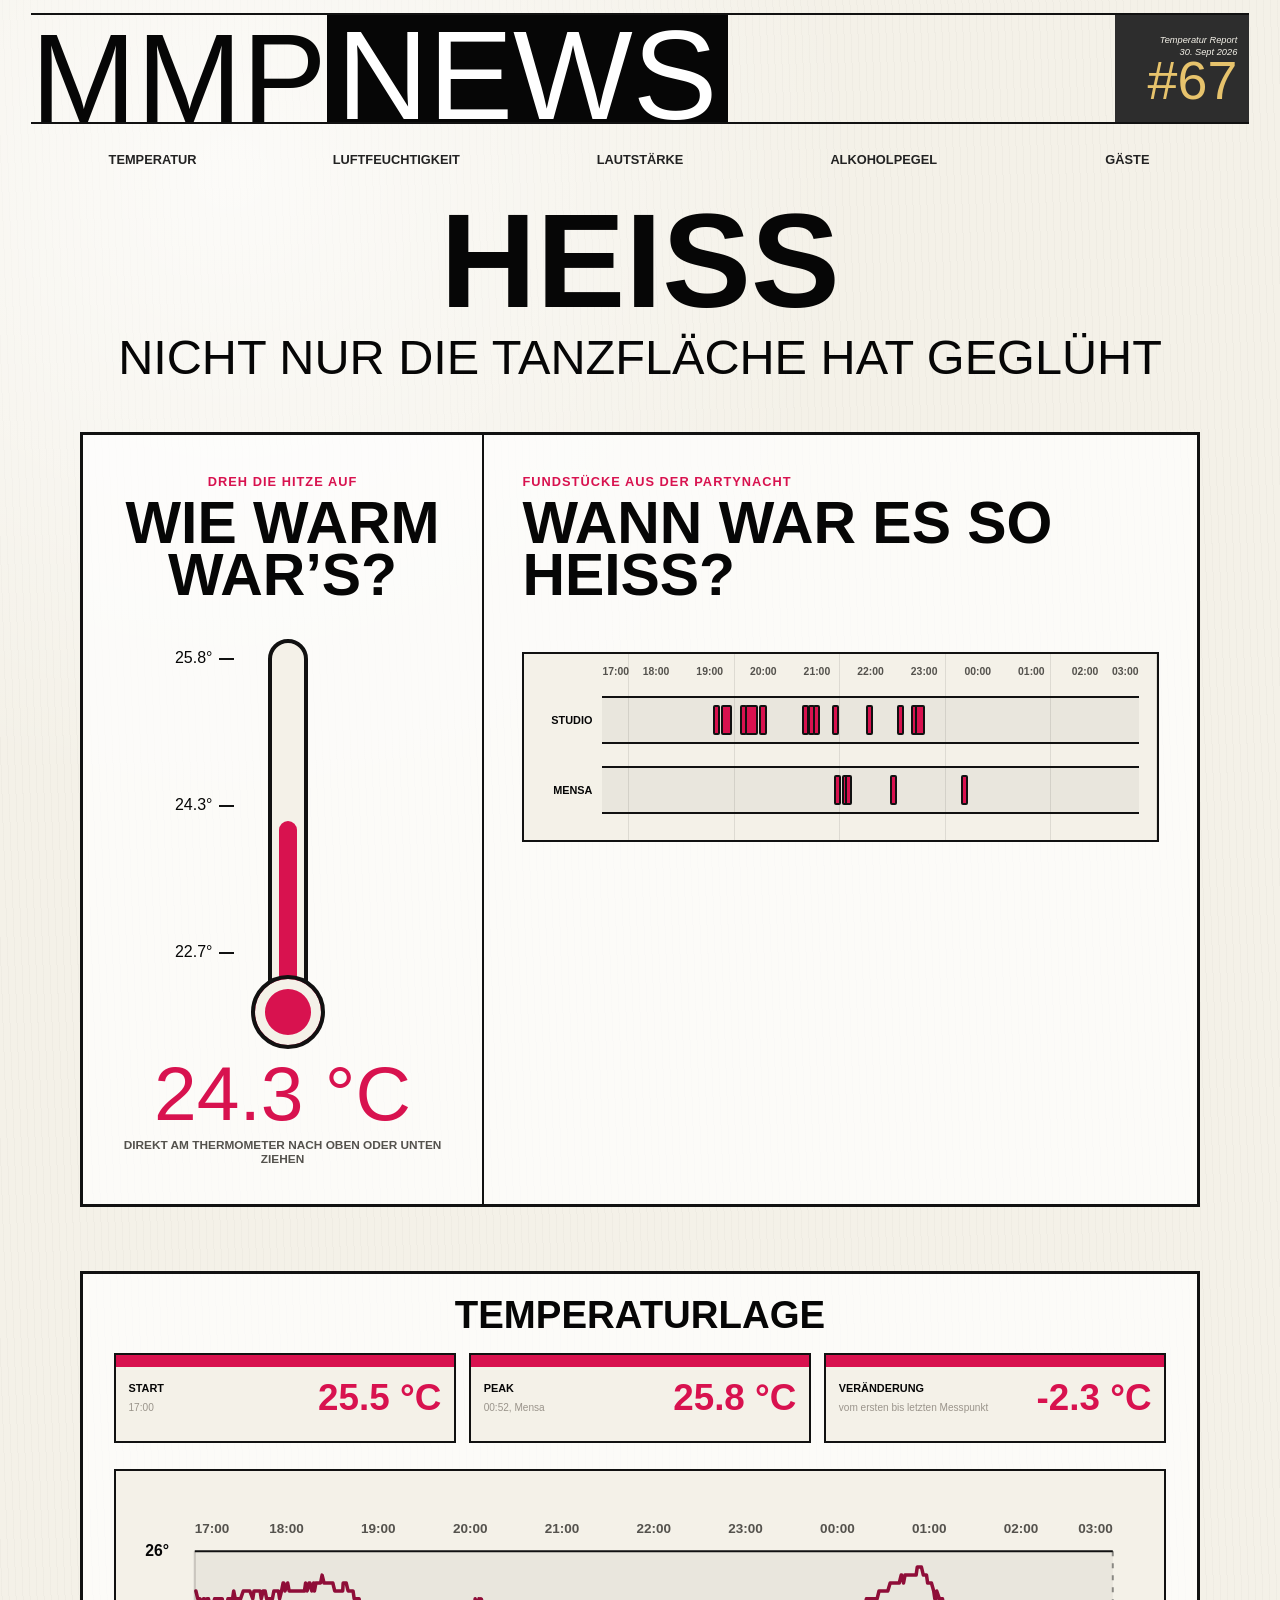
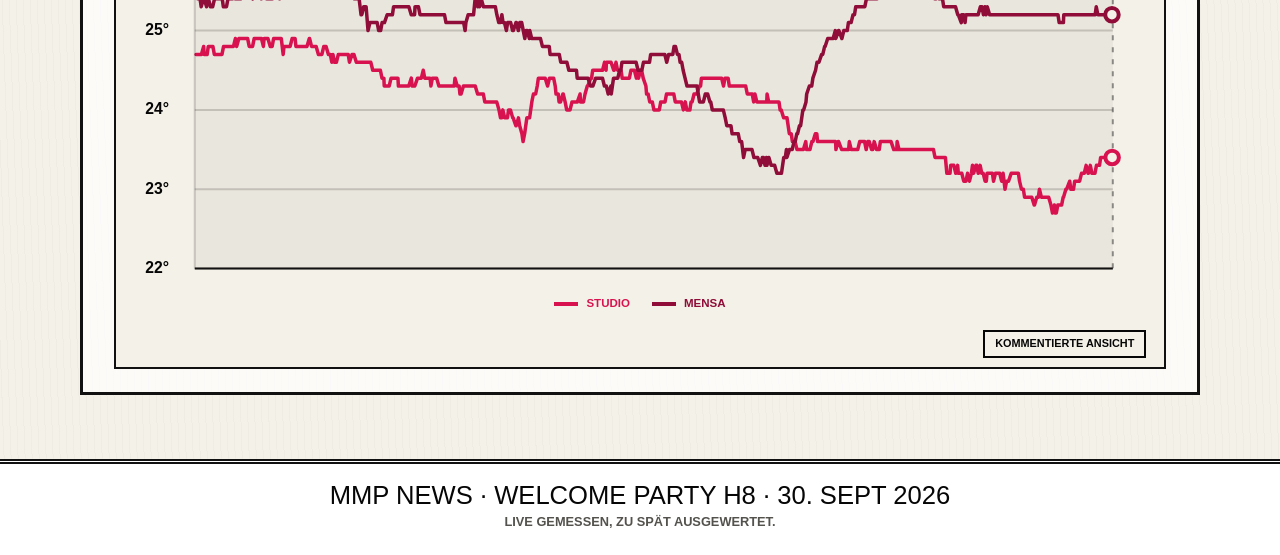
<file: temperature.html>
<!DOCTYPE html>
<html lang="de">
<head>
    <meta charset="UTF-8">
    <meta name="viewport" content="width=device-width, initial-scale=1.0">
    <title>MMP News | Temperatur</title>
    <link rel="stylesheet" href="css/style.css">
</head>
<body>
<main class="paper subpage temperature-page">
    <header class="masthead">
        <a class="edition" href="index.html"><span>MMP</span><mark>NEWS</mark></a>
        <div class="issue">
            <span>Temperatur Report</span>
            <span>30. Sept 2026</span>
        </div>
    </header>

    <nav class="topic-nav" aria-label="Messwerte">
        <a href="temperature.html" aria-current="page">Temperatur</a>
        <a href="humidity.html">Luftfeuchtigkeit</a>
        <a href="noise.html">Lautstärke</a>
        <a href="alcohol.html">Alkoholpegel</a>
        <a href="guests.html">Gäste</a>
    </nav>

    <h1 class="main-title" id="main-title">Heiss</h1>

    <section class="hero temperature-hero" aria-label="Schlagzeile zur Temperatur">
        <p class="lead">Nicht nur die Tanzfläche hat geglüht</p>
    </section>

    <section class="temperature-finder" aria-labelledby="temperature-finder-title">
        <div class="thermometer-panel">
            <p class="temperature-kicker">Dreh die Hitze auf</p>
            <h2 id="temperature-finder-title">Wie warm war’s?</h2>

            <div class="thermometer-control">
                <div class="thermometer-scale" aria-hidden="true">
                    <span id="scale-max">--</span>
                    <span id="scale-middle">--</span>
                    <span id="scale-min">--</span>
                </div>
                <div class="thermometer" aria-hidden="true">
                    <div class="thermometer-tube">
                        <div class="thermometer-fill" id="thermometer-fill"></div>
                    </div>
                    <div class="thermometer-bulb"></div>
                </div>
                <input class="temperature-slider" id="temperature-slider" type="range" step="0.1" aria-label="Temperatur auswählen">
            </div>

            <output class="temperature-selection" id="temperature-selection" for="temperature-slider">-- °C</output>
            <p class="temperature-hint">Direkt am Thermometer nach oben oder unten ziehen</p>
        </div>

        <div class="temperature-result" aria-live="polite">
            <p class="temperature-kicker">Fundstücke aus der Partynacht</p>
            <h2>Wann war es so heiss?</h2>
            <div class="temperature-timeline" id="temperature-timeline">
                <div class="temperature-timeline-axis" id="temperature-timeline-axis" aria-hidden="true"></div>
                <div class="temperature-timeline-lanes" id="temperature-timeline-lanes"></div>
                <div class="temperature-period-tooltip" id="temperature-period-tooltip" hidden></div>
            </div>
        </div>
    </section>

    <section class="overview" aria-labelledby="temperature-overview-title">
        <h2 id="temperature-overview-title">Temperaturlage</h2>
        <div class="metric-grid" id="temperature-metrics"></div>
        <div class="temperature-chart-card" id="temperature-chart-card">
            <button class="temperature-chart-toggle" id="temperature-chart-toggle" type="button" aria-controls="temperature-chart" aria-pressed="false">
                Kommentierte Ansicht
            </button>
            <svg id="temperature-chart" viewBox="0 0 900 340" preserveAspectRatio="xMidYMid meet" aria-label="Temperatur über den Abend"></svg>
            <div class="temperature-chart-key" aria-label="Legende">
                <span class="studio">Studio</span>
                <span class="mensa">Mensa</span>
            </div>
            <div class="temperature-tooltip" id="temperature-tooltip" hidden></div>
        </div>
    </section>

    <footer class="paper-footer" aria-label="Seitenabschluss">
        <p>MMP NEWS · Welcome Party H8 · 30. Sept 2026</p>
        <small>Live gemessen, zu spät ausgewertet.</small>
    </footer>
</main>

<script src="javascript/js.js"></script>
<script>
    const rows = window.PARTY_UNLOAD_DATA?.data || [];
    const boxes = {
        3: "Studio",
        7: "Mensa"
    };
    const points = rows
        .map((row) => ({
            value: row.temperature_c,
            box: row.box_id,
            time: row.measured_at
        }))
        .filter((point) => Number.isFinite(point.value));

    const first = points[0] || null;
    const last = points[points.length - 1] || null;
    const peak = points.reduce((best, point) => !best || point.value > best.value ? point : best, null);

    const slider = document.getElementById("temperature-slider");
    const selection = document.getElementById("temperature-selection");
    const fill = document.getElementById("thermometer-fill");
    const timeline = document.getElementById("temperature-timeline");
    const timelineAxis = document.getElementById("temperature-timeline-axis");
    const timelineLanes = document.getElementById("temperature-timeline-lanes");
    const periodTooltip = document.getElementById("temperature-period-tooltip");

    const minTemperature = Math.floor(Math.min(...points.map((point) => point.value)) * 10) / 10;
    const maxTemperature = Math.ceil(Math.max(...points.map((point) => point.value)) * 10) / 10;
    const startTemperature = Math.round(((minTemperature + maxTemperature) / 2) * 10) / 10;
    const timestamp = (point) => Date.parse(point.time.replace(" ", "T"));
    const timelineDate = points[0]?.time?.slice(0, 10) || "2026-09-30";
    const timelineStart = Date.parse(`${timelineDate}T17:00:00`);
    const timelineEnd = timelineStart + 10 * 60 * 60 * 1000;
    const timelineDuration = Math.max(timelineEnd - timelineStart, 1);
    const timelineHours = Array.from({ length: 11 }, (_, index) => timelineStart + index * 60 * 60 * 1000);

    function formatTemperature(value) {
        return `${value.toFixed(1)} °C`;
    }

    function formatTime(time) {
        const date = new Date(time);
        return `${String(date.getHours()).padStart(2, "0")}:${String(date.getMinutes()).padStart(2, "0")}`;
    }

    function clockFromTime(time) {
        const date = new Date(time);
        return `${String(date.getHours()).padStart(2, "0")}:${String(date.getMinutes()).padStart(2, "0")}`;
    }

    function room(point) {
        return boxes[point?.box] || "Raum";
    }

    function delta(from, to) {
        if (!from || !to) return "--";
        const value = to.value - from.value;
        return `${value >= 0 ? "+" : ""}${value.toFixed(1)} °C`;
    }

    document.getElementById("temperature-metrics").innerHTML = [
        { label: "Start", value: first ? formatTemperature(first.value) : "--", note: first ? formatTime(timestamp(first)) : "--:--" },
        { label: "Peak", value: peak ? formatTemperature(peak.value) : "--", note: `${peak ? formatTime(timestamp(peak)) : "--:--"}, ${room(peak)}` },
        { label: "Veränderung", value: delta(first, last), note: "vom ersten bis letzten Messpunkt" }
    ].map((metric) => `
        <article class="metric-card red">
            <div class="metric-label">${metric.label}</div>
            <strong>${metric.value}</strong>
            <span class="metric-note">${metric.note}</span>
        </article>
    `).join("");

    function annotationRectsOverlap(firstRect, secondRect, spacing = 20) {
        return firstRect.x < secondRect.x + secondRect.width + spacing
            && firstRect.x + firstRect.width + spacing > secondRect.x
            && firstRect.y < secondRect.y + secondRect.height + spacing
            && firstRect.y + firstRect.height + spacing > secondRect.y;
    }

    function annotationLineCrossesRect(start, end, rect, padding = 8) {
        const paddedRect = {
            left: rect.x - padding,
            right: rect.x + rect.width + padding,
            top: rect.y - padding,
            bottom: rect.y + rect.height + padding
        };
        const steps = 12;

        for (let index = 1; index < steps; index += 1) {
            const ratio = index / steps;
            const x = start.x + (end.x - start.x) * ratio;
            const y = start.y + (end.y - start.y) * ratio;
            if (x >= paddedRect.left && x <= paddedRect.right && y >= paddedRect.top && y <= paddedRect.bottom) {
                return true;
            }
        }

        return false;
    }

    function layoutTemperatureAnnotations(svg, annotations, bounds, curvePoints) {
        const placements = {
            "above-left": (anchor, box) => ({ x: anchor.x - box.width - 18, y: anchor.y - box.height - 24 }),
            above: (anchor, box) => ({ x: anchor.x - box.width / 2, y: anchor.y - box.height - 30 }),
            "above-right": (anchor, box) => ({ x: anchor.x + 18, y: anchor.y - box.height - 24 }),
            right: (anchor, box) => ({ x: anchor.x + 34, y: anchor.y - box.height / 2 }),
            "below-right": (anchor) => ({ x: anchor.x + 18, y: anchor.y + 24 }),
            below: (anchor, box) => ({ x: anchor.x - box.width / 2, y: anchor.y + 30 }),
            "below-left": (anchor, box) => ({ x: anchor.x - box.width - 18, y: anchor.y + 24 }),
            left: (anchor, box) => ({ x: anchor.x - box.width - 34, y: anchor.y - box.height / 2 })
        };
        const placementNames = Object.keys(placements);
        const placedAnnotations = [];
        const annotationAnchors = annotations.map((annotation) => annotation.anchor);

        annotations.forEach((annotation) => {
            const group = svg.querySelector(`[data-temperature-annotation="${annotation.id}"]`);
            const text = group?.querySelector("text");
            const arrow = group?.querySelector("path");
            const frame = group?.querySelector("rect");
            if (!group || !text || !arrow || !frame) return;

            group.style.visibility = "visible";
            group.style.opacity = "0";
            const measuredBox = text.getBBox();
            group.style.removeProperty("visibility");
            group.style.removeProperty("opacity");

            const framePadding = { x: 10, y: 7 };
            const box = {
                width: Math.max(measuredBox.width, 1) + framePadding.x * 2,
                height: Math.max(measuredBox.height, annotation.lines.length * 14) + framePadding.y * 2
            };
            const candidates = [
                annotation.preferred,
                ...placementNames.filter((name) => name !== annotation.preferred)
            ].map((name, preferenceIndex) => {
                const rawPosition = placements[name](annotation.anchor, box);
                const offset = preferenceIndex === 0 ? annotation.offset : { x: 0, y: 0 };
                const desiredPosition = {
                    x: rawPosition.x + (offset?.x || 0),
                    y: rawPosition.y + (offset?.y || 0)
                };
                const position = {
                    x: Math.max(bounds.left, Math.min(desiredPosition.x, bounds.right - box.width)),
                    y: Math.max(bounds.top, Math.min(desiredPosition.y, bounds.bottom - box.height))
                };
                const rect = { ...position, ...box };
                const center = { x: rect.x + rect.width / 2, y: rect.y + rect.height / 2 };
                const distance = Math.hypot(annotation.anchor.x - center.x, annotation.anchor.y - center.y);
                const boundaryShift = Math.hypot(position.x - desiredPosition.x, position.y - desiredPosition.y);
                let score = preferenceIndex * 110 + distance * 0.45 + boundaryShift * 80;

                placedAnnotations.forEach((placed) => {
                    if (annotationRectsOverlap(rect, placed.rect)) score += 100000;
                    if (annotationLineCrossesRect(center, annotation.anchor, placed.rect)) score += 3000;
                });
                annotationAnchors.forEach((anchor) => {
                    if (anchor === annotation.anchor) return;
                    if (anchor.x >= rect.x - 8 && anchor.x <= rect.x + rect.width + 8
                        && anchor.y >= rect.y - 8 && anchor.y <= rect.y + rect.height + 8) {
                        score += 12000;
                    }
                });
                curvePoints.forEach((point) => {
                    if (point.x >= rect.x - 4 && point.x <= rect.x + rect.width + 4
                        && point.y >= rect.y - 4 && point.y <= rect.y + rect.height + 4) {
                        score += 55;
                    }
                });

                return { name, rect, score };
            });
            const selected = candidates.reduce((best, candidate) => candidate.score < best.score ? candidate : best);
            const rect = selected.rect;
            const center = { x: rect.x + rect.width / 2, y: rect.y + rect.height / 2 };
            const direction = {
                x: annotation.anchor.x - center.x,
                y: annotation.anchor.y - center.y
            };
            const halfWidth = rect.width / 2;
            const halfHeight = rect.height / 2;
            const edgeScale = Math.min(
                Math.abs(direction.x) > 0.001 ? halfWidth / Math.abs(direction.x) : Infinity,
                Math.abs(direction.y) > 0.001 ? halfHeight / Math.abs(direction.y) : Infinity
            );
            const edge = {
                x: center.x + direction.x * edgeScale,
                y: center.y + direction.y * edgeScale
            };
            const directionLength = Math.max(Math.hypot(direction.x, direction.y), 1);
            const unit = { x: direction.x / directionLength, y: direction.y / directionLength };
            const start = { x: edge.x + unit.x * 14, y: edge.y + unit.y * 14 };
            const end = { x: annotation.anchor.x - unit.x * 7, y: annotation.anchor.y - unit.y * 7 };
            const arrowLength = Math.hypot(end.x - start.x, end.y - start.y);
            const bend = Math.min(7, arrowLength * 0.08) * (annotation.curve || 1);
            const control = {
                x: (start.x + end.x) / 2 - unit.y * bend,
                y: (start.y + end.y) / 2 + unit.x * bend
            };

            frame.setAttribute("x", rect.x.toFixed(1));
            frame.setAttribute("y", rect.y.toFixed(1));
            frame.setAttribute("width", rect.width.toFixed(1));
            frame.setAttribute("height", rect.height.toFixed(1));
            text.setAttribute("transform", `translate(${(rect.x + framePadding.x - measuredBox.x).toFixed(1)} ${(rect.y + framePadding.y - measuredBox.y).toFixed(1)})`);
            arrow.setAttribute("d", `M${start.x.toFixed(1)},${start.y.toFixed(1)} Q${control.x.toFixed(1)},${control.y.toFixed(1)} ${end.x.toFixed(1)},${end.y.toFixed(1)}`);
            placedAnnotations.push({ rect, start, end });
        });
    }

    function renderTemperatureChart() {
        const svg = document.getElementById("temperature-chart");
        const tooltip = document.getElementById("temperature-tooltip");
        if (!svg || !tooltip || !points.length) return;

        const width = 900;
        const height = 340;
        const pad = { top: 34, right: 30, bottom: 24, left: 54 };
        const chartWidth = width - pad.left - pad.right;
        const chartHeight = height - pad.top - pad.bottom;
        const series = {
            3: points.filter((point) => point.box === 3).sort((a, b) => timestamp(a) - timestamp(b)),
            7: points.filter((point) => point.box === 7).sort((a, b) => timestamp(a) - timestamp(b))
        };
        const chartDate = points[0]?.time?.slice(0, 10) || "2026-09-30";
        const minTime = Date.parse(`${chartDate}T17:00:00`);
        const maxTime = minTime + 10 * 60 * 60 * 1000;
        const hourTicks = Array.from({ length: 11 }, (_, index) => minTime + index * 60 * 60 * 1000);
        series[3] = series[3].filter((point) => timestamp(point) <= maxTime);
        series[7] = series[7].filter((point) => timestamp(point) <= maxTime);
        const minValue = 22;
        const maxValue = 26;
        const lastStudio = series[3][series[3].length - 1] || last;
        const lastMensa = series[7][series[7].length - 1] || last;
        const lowMensa = series[7].reduce((best, point) => !best || point.value < best.value ? point : best, null);
        const lateStudioRange = lastStudio
            ? series[3].filter((point) => timestamp(point) >= Math.max(minTime, timestamp(lastStudio) - 45 * 60 * 1000))
            : [];
        const karaokeTime = Date.parse(`${chartDate}T20:46:00`);
        const karaokeStudio = series[3].reduce((closest, point) =>
            !closest || Math.abs(timestamp(point) - karaokeTime) < Math.abs(timestamp(closest) - karaokeTime)
                ? point
                : closest
        , null);
        const partyEndTime = minTime + (8 * 60 + 21) * 60 * 1000;
        const partyEndMensa = series[7].reduce((closest, point) =>
            !closest || Math.abs(timestamp(point) - partyEndTime) < Math.abs(timestamp(closest) - partyEndTime)
                ? point
                : closest
        , null);
        const drinkPauseTime = Date.parse(`${chartDate}T22:13:00`);
        const drinkPauseMensa = series[7].reduce((closest, point) =>
            !closest || Math.abs(timestamp(point) - drinkPauseTime) < Math.abs(timestamp(closest) - drinkPauseTime)
                ? point
                : closest
        , null);
        const valueRange = Math.max(maxValue - minValue, 1);
        const xForTime = (time) => pad.left + ((time - minTime) / Math.max(maxTime - minTime, 1)) * chartWidth;
        const yFor = (value) => pad.top + (1 - (value - minValue) / valueRange) * chartHeight;
        const lineFor = (items) => items.map((point) => `${xForTime(timestamp(point)).toFixed(1)},${yFor(point.value).toFixed(1)}`).join(" ");
        const highlightAround = (items, focalPoint) => {
            const highlightRadius = 25 * 60 * 1000;
            return focalPoint
                ? items.filter((point) => Math.abs(timestamp(point) - timestamp(focalPoint)) <= highlightRadius)
                : [];
        };
        const nearest = (items, targetTime) => items.reduce((best, point) => {
            const distance = Math.abs(timestamp(point) - targetTime);
            return !best || distance < best.distance ? { point, distance } : best;
        }, null)?.point || null;
        const trendAround = (items, point) => {
            if (!point) return 0;
            const pointTime = timestamp(point);
            const window = 18 * 60 * 1000;
            const before = items
                .filter((item) => timestamp(item) <= pointTime && pointTime - timestamp(item) <= window)
                .sort((a, b) => timestamp(a) - timestamp(b))[0] || point;
            const after = items
                .filter((item) => timestamp(item) >= pointTime && timestamp(item) - pointTime <= window)
                .sort((a, b) => timestamp(b) - timestamp(a))[0] || point;
            return after.value - before.value;
        };
        const temperatureComment = (studio, mensa) => {
            if (!studio || !mensa) return "Hier fehlt einer der beiden Räume, der Vergleich bleibt deshalb nur halb lesbar.";

            const studioTrend = trendAround(series[3], studio);
            const mensaTrend = trendAround(series[7], mensa);
            const difference = mensa.value - studio.value;
            const isStudioMoving = Math.abs(studioTrend) >= 0.28;
            const isMensaMoving = Math.abs(mensaTrend) >= 0.28;

            if (mensaTrend >= 0.42 && mensaTrend > studioTrend + 0.18) {
                return "Die Mensa zieht deutlich an und sammelt spürbar Wärme. Das Studio bleibt im Vergleich ruhiger.";
            }
            if (mensaTrend <= -0.42 && mensaTrend < studioTrend - 0.18) {
                return "In der Mensa fällt die Temperatur merklich. Das Studio hält sich daneben stabiler.";
            }
            if (studioTrend >= 0.42 && studioTrend > mensaTrend + 0.18) {
                return "Im Studio geht die Kurve klar nach oben. Die Mensa reagiert deutlich weniger stark.";
            }
            if (studioTrend <= -0.42 && studioTrend < mensaTrend - 0.18) {
                return "Das Studio kühlt auffällig ab. Die Mensa bleibt im Vergleich wärmer oder stabiler.";
            }
            if (difference >= 0.75) {
                return "Die Mensa ist klar wärmer als das Studio. Im Studio bleibt es spürbar kühler.";
            }
            if (difference <= -0.75) {
                return "Das Studio liegt jetzt wärmer als die Mensa. In der Mensa ist die Hitze weniger präsent.";
            }
            if (isStudioMoving && isMensaMoving && studioTrend > 0 && mensaTrend > 0) {
                return "Studio und Mensa werden gleichzeitig wärmer. Die Party dreht in beiden Räumen sichtbar auf.";
            }
            if (isStudioMoving && isMensaMoving && studioTrend < 0 && mensaTrend < 0) {
                return "Studio und Mensa kühlen gleichzeitig ab. Für einen Moment kommt in beiden Räumen etwas Ruhe rein.";
            }
            return "Studio und Mensa bleiben hier relativ stabil. Die Temperaturen pendeln sich in beiden Räumen ein.";
        };
        const guideValues = Array.from({ length: 5 }, (_, index) => minValue + index);
        const annotationDefinitions = [
            {
                id: "karaoke",
                lines: ["KARAOKE GING LOS."],
                seriesId: 3,
                time: karaokeTime,
                point: karaokeStudio,
                preferred: "above-left",
                offset: { x: -4, y: 4 },
                curve: -1
            },
            {
                id: "drink-pause",
                lines: ["KURZE TRINKPAUSE", "WÄHREND DES KARAOKES"],
                seriesId: 7,
                time: drinkPauseTime,
                point: drinkPauseMensa,
                preferred: "above-right",
                offset: { x: 2, y: 2 },
                curve: 1
            },
            {
                id: "party-end",
                lines: ["DIE PARTY IN DER", "MENSA WAR ZU ENDE"],
                seriesId: 7,
                time: partyEndTime,
                point: partyEndMensa,
                preferred: "below-right",
                offset: { x: 0, y: 2 },
                curve: -1
            },
            {
                id: "courtyard-door",
                lines: ["TÜR IN DEN", "INNENHOF WURDE", "GESCHLOSSEN"],
                seriesId: 7,
                time: lowMensa ? timestamp(lowMensa) : null,
                point: lowMensa,
                preferred: "below-left",
                offset: { x: -2, y: 0 },
                curve: 1
            },
            {
                id: "late-studio",
                lines: ["IM STUDIO GAB ES", "SPÄT NACHTS DOCH NOCH", "EIN BISSCHEN ACTION"],
                seriesId: 3,
                time: lastStudio ? timestamp(lastStudio) : null,
                point: lastStudio,
                preferred: "below-left",
                offset: { x: -60, y: -2 },
                curve: -1
            }
        ].filter((annotation) => annotation.point).map((annotation) => ({
            ...annotation,
            anchor: {
                x: xForTime(timestamp(annotation.point)),
                y: yFor(annotation.point.value)
            }
        }));

        svg.innerHTML = `
            <defs>
                <marker id="temperature-arrowhead" markerWidth="7" markerHeight="7" refX="6" refY="3.5" orient="auto" markerUnits="userSpaceOnUse">
                    <path d="M0,0.5 L6,3.5 L0,6.5 Z"></path>
                </marker>
            </defs>
            <rect class="temperature-chart-plot" x="${pad.left}" y="${pad.top}" width="${chartWidth}" height="${chartHeight}"></rect>
            ${guideValues.map((value, index) => `
                <line class="temperature-chart-grid ${index === 0 || index === guideValues.length - 1 ? "edge" : ""}" x1="${pad.left}" x2="${width - pad.right}" y1="${yFor(value)}" y2="${yFor(value)}"></line>
                <text class="temperature-chart-axis" x="10" y="${yFor(value) + 4}">${value}°</text>
            `).join("")}
            <polyline class="temperature-chart-line temperature-chart-line-studio" points="${lineFor(series[3])}"></polyline>
            <polyline class="temperature-chart-line temperature-chart-line-mensa" points="${lineFor(series[7])}"></polyline>
            ${karaokeStudio ? `<polyline class="temperature-chart-highlight temperature-chart-highlight-studio temperature-chart-annotation" points="${lineFor(highlightAround(series[3], karaokeStudio))}"></polyline>` : ""}
            ${lateStudioRange.length ? `<polyline class="temperature-chart-highlight temperature-chart-highlight-studio temperature-chart-annotation" points="${lineFor(lateStudioRange)}"></polyline>` : ""}
            ${lowMensa ? `<polyline class="temperature-chart-highlight temperature-chart-highlight-mensa temperature-chart-annotation" points="${lineFor(highlightAround(series[7], lowMensa))}"></polyline>` : ""}
            ${drinkPauseMensa ? `<polyline class="temperature-chart-highlight temperature-chart-highlight-mensa temperature-chart-annotation" points="${lineFor(highlightAround(series[7], drinkPauseMensa))}"></polyline>` : ""}
            ${partyEndMensa ? `<polyline class="temperature-chart-highlight temperature-chart-highlight-mensa temperature-chart-annotation" points="${lineFor(highlightAround(series[7], partyEndMensa))}"></polyline>` : ""}
            <line class="temperature-chart-grid" x1="${pad.left}" x2="${pad.left}" y1="${pad.top}" y2="${height - pad.bottom}"></line>
            <line class="temperature-chart-grid" x1="${pad.left}" x2="${width - pad.right}" y1="${height - pad.bottom}" y2="${height - pad.bottom}"></line>
            <line class="temperature-chart-guide" id="temperature-chart-guide" x1="${width - pad.right}" x2="${width - pad.right}" y1="${pad.top}" y2="${height - pad.bottom}"></line>
            ${hourTicks.map((time, index) => `
                <text class="temperature-chart-label" x="${xForTime(time)}" y="18" text-anchor="${index === 0 ? "start" : index === hourTicks.length - 1 ? "end" : "middle"}">${clockFromTime(time)}</text>
            `).join("")}
            ${annotationDefinitions.map((annotation) => `
                <g class="temperature-chart-annotation" data-temperature-annotation="${annotation.id}">
                    <path class="temperature-chart-arrow" marker-end="url(#temperature-arrowhead)"></path>
                    <rect class="chart-note-frame" rx="6" ry="6"></rect>
                    <text class="temperature-chart-note" x="0" y="0">
                        ${annotation.lines.map((line, index) => `<tspan x="0" dy="${index === 0 ? 0 : 14}">${line}</tspan>`).join("")}
                    </text>
                </g>
            `).join("")}
            <circle class="temperature-chart-dot temperature-chart-dot-studio" id="temperature-chart-dot-studio" cx="${xForTime(timestamp(lastStudio))}" cy="${yFor(lastStudio.value)}" r="6"></circle>
            <circle class="temperature-chart-dot temperature-chart-dot-mensa" id="temperature-chart-dot-mensa" cx="${xForTime(timestamp(lastMensa))}" cy="${yFor(lastMensa.value)}" r="6"></circle>
        `;

        const annotationBounds = {
            left: pad.left + 10,
            right: width - pad.right - 10,
            top: pad.top + 10,
            bottom: height - pad.bottom - 10
        };
        const curvePoints = Object.values(series).flatMap((items) => items
            .filter((point, index) => index % 4 === 0 || index === items.length - 1)
            .map((point) => ({ x: xForTime(timestamp(point)), y: yFor(point.value) }))
        );
        const positionAnnotations = () => layoutTemperatureAnnotations(svg, annotationDefinitions, annotationBounds, curvePoints);
        positionAnnotations();
        document.fonts?.ready.then(positionAnnotations);

        if (window.ResizeObserver) {
            const annotationObserver = new ResizeObserver(positionAnnotations);
            annotationObserver.observe(svg);
        }

        const guide = document.getElementById("temperature-chart-guide");
        const studioDot = document.getElementById("temperature-chart-dot-studio");
        const mensaDot = document.getElementById("temperature-chart-dot-mensa");
        const showPoint = (event) => {
            const rect = svg.getBoundingClientRect();
            const svgX = ((event.clientX - rect.left) / Math.max(rect.width, 1)) * width;
            const x = Math.max(pad.left, Math.min(svgX, width - pad.right));
            const ratio = (x - pad.left) / chartWidth;
            const targetTime = minTime + ratio * (maxTime - minTime);
            const studio = nearest(series[3], targetTime);
            const mensa = nearest(series[7], targetTime);

            guide.setAttribute("x1", x);
            guide.setAttribute("x2", x);
            if (studio) {
                studioDot.setAttribute("cx", x);
                studioDot.setAttribute("cy", yFor(studio.value));
            }
            if (mensa) {
                mensaDot.setAttribute("cx", x);
                mensaDot.setAttribute("cy", yFor(mensa.value));
            }

            tooltip.hidden = false;
            tooltip.innerHTML = `
                <strong>${clockFromTime(targetTime)}</strong>
                <span>Studio: ${studio ? formatTemperature(studio.value) : "--"} · Mensa: ${mensa ? formatTemperature(mensa.value) : "--"}</span>
                <p>${temperatureComment(studio, mensa)}</p>
            `;
            const cardRect = tooltip.parentElement.getBoundingClientRect();
            const tooltipRect = tooltip.getBoundingClientRect();
            const scaleX = rect.width / width;
            const scaleY = rect.height / height;
            const cardX = rect.left - cardRect.left + x * scaleX;
            const yValues = [studio, mensa].filter(Boolean).map((point) => yFor(point.value));
            const upperY = yValues.length ? Math.min(...yValues) : pad.top + chartHeight * 0.5;
            const lowerY = yValues.length ? Math.max(...yValues) : pad.top + chartHeight * 0.5;
            const shouldPlaceBelow = lowerY < pad.top + chartHeight * 0.5;
            const gap = 18;
            const minLeft = tooltipRect.width / 2 + 8;
            const maxLeft = cardRect.width - tooltipRect.width / 2 - 8;
            const left = Math.max(minLeft, Math.min(cardX, maxLeft));
            let top;
            let transform;

            if (shouldPlaceBelow) {
                top = rect.top - cardRect.top + lowerY * scaleY + gap;
                transform = "translate(-50%, 0)";
                if (top + tooltipRect.height > cardRect.height - 8) {
                    top = rect.top - cardRect.top + upperY * scaleY - gap;
                    transform = "translate(-50%, -100%)";
                }
            } else {
                top = rect.top - cardRect.top + upperY * scaleY - gap;
                transform = "translate(-50%, -100%)";
                if (top - tooltipRect.height < 8) {
                    top = rect.top - cardRect.top + lowerY * scaleY + gap;
                    transform = "translate(-50%, 0)";
                }
            }

            tooltip.style.left = `${left}px`;
            tooltip.style.top = `${top}px`;
            tooltip.style.transform = transform;
        };

        svg.addEventListener("pointermove", showPoint);
        svg.addEventListener("pointerleave", () => {
            tooltip.hidden = true;
        });
    }

    renderTemperatureChart();

    const chartCard = document.getElementById("temperature-chart-card");
    const chartViewToggle = document.getElementById("temperature-chart-toggle");
    chartViewToggle.addEventListener("click", () => {
        const commentsVisible = chartCard.classList.toggle("is-commented");
        chartViewToggle.setAttribute("aria-pressed", String(commentsVisible));
        chartViewToggle.textContent = commentsVisible ? "Normale Ansicht" : "Kommentierte Ansicht";
    });

    function matchingTemperature(selectedTemperature) {
        return points.reduce((closest, point) =>
            Math.abs(point.value - selectedTemperature) < Math.abs(closest - selectedTemperature)
                ? point.value
                : closest
        , points[0]?.value ?? selectedTemperature);
    }

    function temperaturePeriods(selectedTemperature) {
        const matchedTemperature = matchingTemperature(selectedTemperature);
        const periods = [];

        Object.keys(boxes).forEach((boxId) => {
            const roomPoints = points
                .filter((point) => point.box === Number(boxId) && timestamp(point) <= timelineEnd && Math.abs(point.value - matchedTemperature) < 0.051)
                .sort((a, b) => timestamp(a) - timestamp(b));

            roomPoints.forEach((point) => {
                const pointTime = timestamp(point);
                const current = periods[periods.length - 1];
                if (current && current.box === Number(boxId) && pointTime - current.end <= 150000) {
                    current.end = pointTime;
                    current.count += 1;
                } else {
                    periods.push({
                        box: Number(boxId),
                        value: point.value,
                        start: pointTime,
                        end: pointTime,
                        count: 1
                    });
                }
            });
        });

        return { matchedTemperature, periods };
    }

    function renderTimeline(selectedTemperature) {
        const { matchedTemperature, periods } = temperaturePeriods(selectedTemperature);
        const periodData = periods.map((period, index) => ({ ...period, index }));
        timelineAxis.innerHTML = timelineHours.map((time) => {
            const ratio = (time - timelineStart) / timelineDuration;
            return `<span style="left: ${ratio * 100}%">${formatTime(time)}</span>`;
        }).join("");

        timelineLanes.innerHTML = Object.entries(boxes).map(([boxId, name]) => {
            const roomPeriods = periodData.filter((period) => period.box === Number(boxId));
            return `
                <div class="temperature-timeline-lane">
                    <strong>${name}</strong>
                    <div class="temperature-timeline-track">
                        ${roomPeriods.map((period) => {
                            const left = Math.min(((period.start - timelineStart) / timelineDuration) * 100, 99.35);
                            const visibleEnd = Math.min(period.end + 60000, timelineEnd);
                            const width = Math.min(Math.max(((visibleEnd - period.start) / timelineDuration) * 100, 0.65), 100 - left);
                            const duration = Math.max(1, Math.round((period.end - period.start) / 60000) + 1);
                            return `
                                <button class="temperature-period" style="left: ${left}%; width: ${width}%; --pulse-delay: ${(period.index % 8) * 90}ms" data-period="${period.index}" aria-label="${name}, ${formatTime(period.start)}, ${duration} Minuten"></button>
                            `;
                        }).join("")}
                    </div>
                </div>
            `;
        }).join("");

        const showTooltip = (period, target, event) => {
            const duration = Math.max(1, Math.round((period.end - period.start) / 60000) + 1);
            const endTime = period.end > period.start ? `–${formatTime(period.end)}` : "";
            periodTooltip.innerHTML = `
                <strong>${formatTime(period.start)}${endTime}</strong>
                <span>${boxes[period.box]} · ca. ${duration} Min.</span>
            `;
            periodTooltip.hidden = false;
            const timelineRect = timeline.getBoundingClientRect();
            const targetRect = target.getBoundingClientRect();
            const pointerX = event?.clientX ?? targetRect.left + targetRect.width / 2;
            const left = Math.max(120, Math.min(pointerX - timelineRect.left, timelineRect.width - 120));
            periodTooltip.style.left = `${left}px`;
            periodTooltip.style.top = `${targetRect.top - timelineRect.top - 12}px`;
        };

        timeline.querySelectorAll(".temperature-period").forEach((element) => {
            const period = periodData[Number(element.dataset.period)];
            element.addEventListener("pointerenter", (event) => showTooltip(period, element, event));
            element.addEventListener("pointermove", (event) => showTooltip(period, element, event));
            element.addEventListener("pointerleave", () => {
                periodTooltip.hidden = true;
            });
            element.addEventListener("focus", () => showTooltip(period, element));
            element.addEventListener("blur", () => {
                periodTooltip.hidden = true;
            });
        });
    }

    function renderTemperature() {
        const selectedTemperature = Number(slider.value);
        const range = Math.max(maxTemperature - minTemperature, 0.1);
        const fillPercentage = ((selectedTemperature - minTemperature) / range) * 100;
        renderTimeline(selectedTemperature);

        selection.value = formatTemperature(selectedTemperature);
        fill.style.height = `${Math.max(5, Math.min(fillPercentage, 97))}%`;
    }

    if (points.length) {
        slider.min = minTemperature;
        slider.max = maxTemperature;
        slider.value = startTemperature;
        document.getElementById("scale-min").textContent = `${minTemperature.toFixed(1)}°`;
        document.getElementById("scale-middle").textContent = `${startTemperature.toFixed(1)}°`;
        document.getElementById("scale-max").textContent = `${maxTemperature.toFixed(1)}°`;
        slider.addEventListener("input", renderTemperature);
        renderTemperature();
    } else {
        slider.disabled = true;
        timelineLanes.innerHTML = "<p>Keine Temperaturdaten verfügbar.</p>";
    }
</script>
</body>
</html>
</file>
<file: css/style.css>
:root {
    --paper: #f4f1e8;
    --ink: #060606;
    --muted: #54524d;
    --rule: #111111;
    --card: #ffffff;
    --magenta: #d8124f;
    --gold: #e7c36c;
    --cyan: #c8eee9;
    --soft-gray: #dedbd3;
    --red: var(--magenta);
    --blue: #10a8b1;
    --orange: #f2a11a;
    --violet: var(--magenta);
    --green: #149961;
}

* {
    box-sizing: border-box;
}

html {
    min-height: 100%;
    scroll-behavior: smooth;
}

body {
    min-height: 100vh;
    min-height: 100svh;
    margin: 0;
    background: var(--paper);
    color: var(--ink);
    font-family: Arial, Helvetica, sans-serif;
}

a {
    color: inherit;
    text-decoration: none;
}

.paper {
    display: grid;
    grid-template-rows: auto auto auto auto 1fr auto;
    width: 100%;
    min-height: 100vh;
    min-height: 100svh;
    margin: 0 auto;
    padding: 0;
    background:
        radial-gradient(circle at 18% 8%, rgba(255, 255, 255, 0.72), transparent 28%),
        repeating-linear-gradient(88deg, rgba(0, 0, 0, 0.018) 0 1px, transparent 1px 7px),
        var(--paper);
    box-shadow: none;
}

.masthead {
    --masthead-x: clamp(10px, 2.4vw, 34px);
    --masthead-top: clamp(5px, 1vw, 16px);
    --masthead-bottom: clamp(5px, 0.9vw, 14px);
    --masthead-inner: clamp(38px, 8.4vw, 120px);
    position: relative;
    display: flex;
    align-items: end;
    justify-content: space-between;
    gap: 18px;
    height: calc(var(--masthead-inner) + var(--masthead-top) + var(--masthead-bottom) + 4px);
    min-height: 0;
    overflow: hidden;
    padding: calc(var(--masthead-top) + 2px) var(--masthead-x) calc(var(--masthead-bottom) + 2px);
}

.masthead::before,
.masthead::after {
    position: absolute;
    left: var(--masthead-x);
    right: var(--masthead-x);
    height: 2px;
    background: var(--rule);
    content: "";
}

.masthead::before {
    top: var(--masthead-top);
}

.masthead::after {
    bottom: var(--masthead-bottom);
}

.edition {
    display: flex;
    align-items: end;
    align-self: stretch;
    flex: 1 1 auto;
    height: var(--masthead-inner);
    min-width: 0;
    font-family: "Arial Narrow", Impact, Haettenschweiler, "Arial Black", sans-serif;
    font-size: calc(var(--masthead-inner) * 1.18);
    line-height: 0.7;
    letter-spacing: 0;
    color: var(--ink);
    text-transform: uppercase;
}

.edition mark {
    align-self: stretch;
    display: grid;
    align-items: end;
    padding: 0 0.08em 0.02em;
    background: var(--ink);
    color: #ffffff;
}

.edition span {
    display: inline-block;
}

.edition:hover,
.edition:focus-visible {
    outline: none;
    filter: contrast(1.2);
}

.issue {
    position: static;
    display: grid;
    align-self: stretch;
    flex: 0 1 clamp(74px, 10.5vw, 160px);
    min-width: clamp(74px, 10.5vw, 160px);
    height: auto;
    min-height: 0;
    place-content: center end;
    padding: 7px 12px;
    background: #2d2d2d;
    color: #f4f1e8;
    font-size: clamp(0.58rem, 0.72vw, 0.8rem);
    font-style: italic;
    line-height: 1.2;
    overflow: hidden;
    text-align: right;
}

.issue::after {
    content: "#67";
    color: var(--gold);
    font-family: "Arial Narrow", Impact, Haettenschweiler, "Arial Black", sans-serif;
    font-size: clamp(2.2rem, 4.2vw, 5rem);
    font-style: normal;
    line-height: 0.82;
}

.topic-nav {
    position: relative;
    z-index: 1;
    display: grid;
    grid-template-columns: repeat(5, 1fr);
    padding-inline: clamp(18px, 2.4vw, 34px);
    border-bottom: 0;
    color: #222222;
    font-size: clamp(0.7rem, 1vw, 0.92rem);
    font-weight: 700;
    text-transform: uppercase;
}

.topic-nav a {
    display: grid;
    min-height: 48px;
    padding: 8px 10px;
    place-items: center;
    white-space: nowrap;
}

.news-strip {
    display: flex;
    align-items: center;
    gap: clamp(26px, 4vw, 64px);
    min-height: clamp(34px, 4vw, 52px);
    margin-top: clamp(8px, 1vw, 14px);
    border-top: 4px solid var(--rule);
    border-bottom: 4px solid var(--rule);
    background:
        repeating-linear-gradient(-45deg, rgba(255, 255, 255, 0.09) 0 12px, transparent 12px 24px),
        var(--magenta);
    color: #ffffff;
    font-family: "Arial Narrow", Impact, Haettenschweiler, "Arial Black", sans-serif;
    font-size: clamp(1rem, 1.9vw, 2.1rem);
    line-height: 1;
    overflow: hidden;
    text-align: center;
    text-transform: uppercase;
}

.news-strip span {
    flex: 0 0 auto;
    animation: newsTicker 14s linear infinite;
    white-space: nowrap;
}

.news-strip span:nth-child(2) {
    color: #ffe8ef;
    animation-delay: -4.7s;
}

.news-strip span:nth-child(3) {
    animation-delay: -9.4s;
}

.news-strip span:first-child::after,
.news-strip span:last-child::before {
    color: #ffe8ef;
    content: "↗";
    padding-inline: 0.5em;
}

@keyframes newsTicker {
    from {
        transform: translateX(100vw);
    }
    to {
        transform: translateX(-100vw);
    }
}

.main-title {
    margin: 0;
    padding: clamp(14px, 2vw, 30px) clamp(18px, 2.4vw, 34px) 0;
    font-family: "Arial Narrow", Impact, Haettenschweiler, "Arial Black", sans-serif;
    font-size: clamp(4.8rem, 13.8vw, 13rem);
    line-height: 0.74;
    letter-spacing: 0;
    text-align: center;
    text-transform: uppercase;
}

.hero {
    display: flex;
    flex-direction: column;
    min-width: 0;
    padding: clamp(16px, 1.8vw, 28px) clamp(18px, 2.4vw, 34px);
    border-bottom: 0;
    border-radius: 0;
    background: transparent;
    text-align: center;
}

.subpage-intro {
    grid-column: 1 / -1;
    max-width: 980px;
    margin: 0 auto clamp(18px, 3vw, 42px);
    padding: clamp(16px, 2vw, 30px);
    border-top: 0;
    border-bottom: 2px solid var(--rule);
    background: rgba(255, 255, 255, 0.7);
    text-align: center;
}

.subpage-intro p:last-child {
    max-width: 48rem;
    margin: 0 auto;
    color: #282623;
    font-family: Arial, Helvetica, sans-serif;
    font-size: clamp(1rem, 1.4vw, 1.25rem);
    line-height: 1.35;
}

.lead {
    margin: 0 0 clamp(14px, 1.8vw, 24px);
    font-family: Impact, Haettenschweiler, "Arial Black", sans-serif;
    font-size: clamp(1.85rem, 3.7vw, 4.2rem);
    line-height: 0.98;
    text-transform: uppercase;
}

.subpage .hero {
    padding-bottom: clamp(6px, 1vw, 14px);
}

.subpage .lead {
    margin-bottom: 0;
}

.scene-grid {
    position: relative;
    display: grid;
    grid-template-columns: repeat(3, minmax(0, 1fr));
    gap: clamp(10px, 1vw, 16px);
    width: min(100%, 1100px);
    margin: 0 auto;
}

.scene {
    position: relative;
    margin: 0;
    min-height: clamp(220px, 27vw, 430px);
    overflow: hidden;
    border: 0;
    background-color: #d5d2c9;
}

.scene img {
    display: block;
    width: 100%;
    height: 100%;
    min-height: inherit;
    object-fit: cover;
}

.story-copy {
    max-width: 760px;
    margin: clamp(14px, 1.6vw, 22px) auto 0;
    padding-top: 0;
    border-top: 0;
    color: #282623;
    font-family: Arial, Helvetica, sans-serif;
    font-size: clamp(0.95rem, 1.1vw, 1.1rem);
    line-height: 1.35;
    text-align: center;
}

.story-copy p {
    margin: 0;
}

.story-copy strong {
    color: var(--ink);
    font-family: Arial, Helvetica, sans-serif;
    font-weight: 900;
    text-transform: uppercase;
}

.overview {
    display: flex;
    flex-direction: column;
    width: min(1120px, calc(100% - clamp(24px, 5vw, 68px)));
    min-width: 0;
    margin: 0 auto;
    padding: clamp(16px, 1.8vw, 28px) clamp(18px, 2.4vw, 34px);
    border: 3px solid var(--rule);
    border-radius: 0;
    background: rgba(255, 255, 255, 0.72);
}

.overview h2 {
    margin: 0 0 clamp(14px, 1.5vw, 22px);
    font-family: Impact, Haettenschweiler, "Arial Black", sans-serif;
    font-size: clamp(2rem, 3vw, 4rem);
    line-height: 0.95;
    text-align: center;
    text-transform: uppercase;
}

.temperature-finder + .overview {
    margin-top: clamp(30px, 5vw, 78px);
}

.metric-grid {
    display: grid;
    grid-template-columns: repeat(3, minmax(0, 1fr));
    gap: 8px;
}

.metric-card {
    display: grid;
    grid-template-columns: minmax(0, 1fr) auto;
    align-content: center;
    align-items: center;
    gap: 6px;
    min-width: 0;
    min-height: 0;
    padding: 13px 12px 8px;
    border: 2px solid var(--rule);
    border-radius: 0;
    background: linear-gradient(to bottom, var(--accent) 0 12px, var(--paper) 12px);
    box-shadow: none;
    color: var(--accent);
}

.metric-card:focus-visible {
    outline: 2px solid var(--rule);
    outline-offset: 3px;
}

.metric-card.red { --accent: var(--red); }
.metric-card.blue { --accent: var(--blue); }
.metric-card.orange { --accent: var(--orange); }
.metric-card.violet { --accent: var(--violet); }
.metric-card.green { --accent: var(--green); }

.metric-label {
    grid-column: 1;
    min-height: 0;
    font-size: clamp(0.54rem, 1.45vw, 0.68rem);
    color: var(--ink);
    font-weight: 900;
    text-transform: uppercase;
    line-height: 1.05;
}

.metric-card strong {
    grid-column: 2;
    grid-row: 1 / span 2;
    color: var(--accent);
    font-size: clamp(1.25rem, 3.2vw, 2.3rem);
    line-height: 0.9;
    text-align: right;
    white-space: nowrap;
}

.metric-note {
    grid-column: 1;
    min-height: 0;
    color: #9a948b;
    font-size: clamp(0.5rem, 1.35vw, 0.63rem);
    line-height: 1.1;
}

.humidity-chart-card,
.temperature-chart-card,
.noise-chart-card,
.alcohol-chart-card {
    position: relative;
    min-height: clamp(330px, 42vw, 500px);
    margin-top: clamp(18px, 2vw, 28px);
    padding: clamp(10px, 1.4vw, 18px);
    border: 2px solid var(--rule);
    background: var(--paper);
    box-shadow: none;
}

.humidity-chart-card,
.temperature-chart-card,
.noise-chart-card,
.alcohol-chart-card {
    padding: 42px 18px 14px;
    background: var(--paper);
}

.humidity-chart-card h3,
.temperature-chart-card h3,
.noise-chart-card h3,
.alcohol-chart-card h3 {
    margin: 0 0 14px;
    font-family: "Arial Narrow", Impact, Haettenschweiler, "Arial Black", sans-serif;
    font-size: clamp(1.4rem, 2.6vw, 3rem);
    line-height: 0.9;
    text-align: center;
    text-transform: uppercase;
}

.humidity-chart-card h3 {
    color: var(--blue);
}

.temperature-chart-card h3 {
    color: var(--red);
}

.temperature-chart-toggle {
    position: absolute;
    bottom: 9px;
    right: 18px;
    min-height: 28px;
    padding: 5px 10px;
    border: 2px solid var(--ink);
    background: var(--paper);
    color: var(--ink);
    font: 900 0.68rem/1 Arial, Helvetica, sans-serif;
    text-transform: uppercase;
    cursor: pointer;
}

.temperature-chart-card {
    padding-bottom: 48px;
}

.temperature-chart-toggle:hover,
.temperature-chart-toggle:focus-visible,
.temperature-chart-toggle[aria-pressed="true"] {
    background: var(--ink);
    color: var(--paper);
}

.temperature-chart-toggle:focus-visible {
    outline: 3px solid var(--red);
    outline-offset: 2px;
}

.humidity-chart-toggle {
    position: absolute;
    right: 18px;
    bottom: 9px;
    min-height: 28px;
    padding: 5px 10px;
    border: 2px solid var(--ink);
    background: var(--paper);
    color: var(--ink);
    font: 900 0.68rem/1 Arial, Helvetica, sans-serif;
    text-transform: uppercase;
    cursor: pointer;
}

.humidity-chart-card {
    padding-bottom: 48px;
}

.humidity-chart-toggle:hover,
.humidity-chart-toggle:focus-visible,
.humidity-chart-toggle[aria-pressed="true"] {
    background: var(--ink);
    color: var(--paper);
}

.humidity-chart-toggle:focus-visible {
    outline: 3px solid var(--blue);
    outline-offset: 2px;
}

.noise-chart-toggle {
    position: absolute;
    right: 18px;
    bottom: 9px;
    min-height: 28px;
    padding: 5px 10px;
    border: 2px solid var(--ink);
    background: var(--paper);
    color: var(--ink);
    font: 900 0.68rem/1 Arial, Helvetica, sans-serif;
    text-transform: uppercase;
    cursor: pointer;
}

.noise-chart-card {
    padding-bottom: 48px;
}

.noise-chart-toggle:hover,
.noise-chart-toggle:focus-visible,
.noise-chart-toggle[aria-pressed="true"] {
    background: var(--ink);
    color: var(--paper);
}

.noise-chart-toggle:focus-visible {
    outline: 3px solid var(--orange);
    outline-offset: 2px;
}

.noise-chart-card h3 {
    color: var(--orange);
}

.humidity-chart-card svg,
.temperature-chart-card svg,
.noise-chart-card svg,
.alcohol-chart-card svg {
    display: block;
    width: 100%;
    height: auto;
    aspect-ratio: 900 / 340;
    overflow: visible;
    cursor: default;
}

.humidity-chart-key,
.temperature-chart-key,
.noise-chart-key,
.alcohol-chart-key {
    display: flex;
    justify-content: center;
    gap: 22px;
    margin-top: 2px;
    font-size: 0.72rem;
    font-weight: 900;
    text-transform: uppercase;
}

.humidity-chart-key span::before,
.temperature-chart-key span::before,
.noise-chart-key span::before,
.alcohol-chart-key span::before {
    display: inline-block;
    width: 24px;
    margin-right: 8px;
    border-top: 4px solid currentColor;
    content: "";
    vertical-align: middle;
}

.humidity-chart-key .studio {
    color: #13c8d2;
}

.humidity-chart-key .mensa {
    color: #087982;
}

.temperature-chart-key .studio {
    color: #d8124f;
}

.temperature-chart-key .mensa {
    color: #8f0d38;
}

.noise-chart-key .studio {
    color: #f2a11a;
}

.noise-chart-key .mensa {
    color: #a35d05;
}

.alcohol-chart-card {
    min-height: 0;
    grid-column: 1;
    margin: clamp(16px, 2vw, 26px) 0 0;
    border: 2px solid var(--rule);
}

.alcohol-chart-card h3 {
    color: var(--red);
}

.alcohol-chart-key {
    color: var(--red);
}

.humidity-chart-grid,
.temperature-chart-grid,
.noise-chart-grid,
.alcohol-chart-grid {
    stroke: rgba(22, 21, 19, 0.18);
    stroke-width: 2;
    vector-effect: non-scaling-stroke;
}

.humidity-chart-plot,
.temperature-chart-plot,
.noise-chart-plot,
.alcohol-chart-plot {
    fill: rgba(22, 21, 19, 0.05);
}

.humidity-chart-grid.edge,
.temperature-chart-grid.edge,
.noise-chart-grid.edge,
.alcohol-chart-grid.edge {
    stroke: var(--rule);
}

.humidity-chart-line,
.temperature-chart-line,
.noise-chart-line,
.alcohol-chart-line {
    fill: none;
    stroke-width: 5;
    stroke-linecap: round;
    stroke-linejoin: round;
    vector-effect: non-scaling-stroke;
}

.humidity-chart-line-studio {
    stroke: #13c8d2;
}

.humidity-chart-line-mensa {
    stroke: #087982;
}

.temperature-chart-line-studio {
    stroke: #d8124f;
}

.temperature-chart-line-mensa {
    stroke: #8f0d38;
}

.temperature-chart-line {
    stroke-width: 3.5;
    transition: opacity 180ms ease, stroke 180ms ease;
}

.temperature-chart-card.is-commented .temperature-chart-line {
    stroke: #aaa69e;
    opacity: 0.55;
}

.temperature-chart-card.is-commented .temperature-chart-dot {
    stroke: #aaa69e;
    opacity: 0.55;
}

.temperature-chart-highlight {
    fill: none;
    stroke: #8f0d38;
    stroke-width: 5;
    stroke-linecap: round;
    stroke-linejoin: round;
    vector-effect: non-scaling-stroke;
}

.temperature-chart-highlight-studio {
    stroke: #d8124f;
}

.temperature-chart-highlight-mensa {
    stroke: #8f0d38;
}

.humidity-chart-line {
    stroke-width: 3.5;
    transition: opacity 180ms ease, stroke 180ms ease;
}

.humidity-chart-card.is-commented .humidity-chart-line,
.humidity-chart-card.is-commented .humidity-chart-dot {
    stroke: #aaa69e;
    opacity: 0.55;
}

.humidity-chart-highlight {
    fill: none;
    stroke-width: 5;
    stroke-linecap: round;
    stroke-linejoin: round;
    vector-effect: non-scaling-stroke;
}

.humidity-chart-highlight-studio {
    stroke: #13c8d2;
}

.humidity-chart-highlight-mensa {
    stroke: #087982;
}

.noise-chart-line {
    stroke-width: 3.5;
    transition: opacity 180ms ease, stroke 180ms ease;
}

.noise-chart-card.is-commented .noise-chart-line,
.noise-chart-card.is-commented .noise-chart-dot {
    stroke: #aaa69e;
    opacity: 0.55;
}

.noise-chart-highlight {
    fill: none;
    stroke-width: 5;
    stroke-linecap: round;
    stroke-linejoin: round;
    vector-effect: non-scaling-stroke;
}

.noise-chart-highlight-studio {
    stroke: #f2a11a;
}

.noise-chart-highlight-mensa {
    stroke: #a35d05;
}

.noise-chart-line-studio {
    stroke: #f2a11a;
}

.noise-chart-line-mensa {
    stroke: #a35d05;
}

.alcohol-chart-line {
    stroke: var(--red);
    stroke-width: 3.5;
}

.alcohol-chart-grid.zero {
    stroke: var(--red);
    stroke-dasharray: 6 7;
    opacity: 0.72;
}

.alcohol-chart-dot {
    fill: var(--paper);
    stroke: var(--red);
    stroke-width: 4;
    vector-effect: non-scaling-stroke;
}

.humidity-chart-guide,
.temperature-chart-guide,
.noise-chart-guide {
    stroke: var(--ink);
    stroke-dasharray: 5 7;
    stroke-width: 2;
    opacity: 0.42;
    vector-effect: non-scaling-stroke;
}

.humidity-chart-dot,
.temperature-chart-dot,
.noise-chart-dot {
    fill: var(--paper);
    stroke-width: 4;
    vector-effect: non-scaling-stroke;
}

.humidity-chart-dot-studio {
    stroke: #13c8d2;
}

.humidity-chart-dot-mensa {
    stroke: #087982;
}

.temperature-chart-dot-studio {
    stroke: #d8124f;
}

.temperature-chart-dot-mensa {
    stroke: #8f0d38;
}

.temperature-chart-arrow {
    fill: none;
    stroke: var(--ink);
    stroke-width: 2;
    stroke-linecap: round;
    stroke-linejoin: round;
    vector-effect: non-scaling-stroke;
}

#temperature-arrowhead path {
    fill: var(--ink);
}

.chart-note-frame {
    fill: rgba(242, 240, 234, 0.96);
    stroke: rgba(22, 21, 19, 0.32);
    stroke-width: 1;
    vector-effect: non-scaling-stroke;
}

.temperature-chart-note {
    fill: var(--ink);
    font-family: Arial, Helvetica, sans-serif;
    font-size: 10px;
    font-weight: 900;
}

.temperature-chart-annotation {
    opacity: 1;
    visibility: visible;
    transition: opacity 180ms ease, visibility 180ms ease;
}

.temperature-chart-card:not(.is-commented) .temperature-chart-annotation {
    opacity: 0;
    visibility: hidden;
}

.humidity-chart-arrow {
    fill: none;
    stroke: var(--ink);
    stroke-width: 2;
    stroke-linecap: round;
    stroke-linejoin: round;
    vector-effect: non-scaling-stroke;
}

#humidity-arrowhead path {
    fill: var(--ink);
}

.humidity-chart-note {
    fill: var(--ink);
    font-family: Arial, Helvetica, sans-serif;
    font-size: 10px;
    font-weight: 900;
}

.humidity-chart-annotation {
    opacity: 1;
    visibility: visible;
    transition: opacity 180ms ease, visibility 180ms ease;
}

.humidity-chart-card:not(.is-commented) .humidity-chart-annotation {
    opacity: 0;
    visibility: hidden;
}

.noise-chart-arrow {
    fill: none;
    stroke: var(--ink);
    stroke-width: 2;
    stroke-linecap: round;
    stroke-linejoin: round;
    vector-effect: non-scaling-stroke;
}

#noise-arrowhead path {
    fill: var(--ink);
}

.noise-chart-note {
    fill: var(--ink);
    font-family: Arial, Helvetica, sans-serif;
    font-size: 10px;
    font-weight: 900;
}

.noise-chart-annotation {
    opacity: 1;
    visibility: visible;
    transition: opacity 180ms ease, visibility 180ms ease;
}

.noise-chart-card:not(.is-commented) .noise-chart-annotation {
    opacity: 0;
    visibility: hidden;
}

.noise-chart-dot-studio {
    stroke: #f2a11a;
}

.noise-chart-dot-mensa {
    stroke: #a35d05;
}

.humidity-chart-axis,
.humidity-chart-label,
.temperature-chart-axis,
.temperature-chart-label,
.temperature-chart-legend,
.noise-chart-axis,
.noise-chart-label,
.alcohol-chart-axis,
.alcohol-chart-label {
    fill: var(--ink);
    font-family: "Arial Narrow", Impact, Haettenschweiler, "Arial Black", sans-serif;
    font-size: 12px;
    font-weight: 900;
    text-transform: uppercase;
    transform-box: fill-box;
    vector-effect: non-scaling-stroke;
}

.humidity-chart-axis,
.temperature-chart-axis,
.noise-chart-axis,
.alcohol-chart-axis {
    fill: var(--ink);
    font-size: 14px;
}

.humidity-chart-label,
.temperature-chart-label,
.noise-chart-label,
.alcohol-chart-label {
    fill: var(--muted);
    font-family: Arial, Helvetica, sans-serif;
    font-size: 12px;
}

.temperature-chart-legend.studio {
    fill: var(--red);
}

.temperature-chart-legend.mensa {
    fill: var(--orange);
}

.humidity-tooltip,
.temperature-tooltip,
.noise-tooltip {
    position: absolute;
    z-index: 3;
    min-width: 104px;
    padding: 8px 10px;
    border: 2px solid var(--rule);
    background: var(--tooltip-bg, var(--paper));
    box-shadow: 3px 3px 0 rgba(22, 21, 19, 0.16);
    color: var(--ink);
    font-family: Arial, Helvetica, sans-serif;
    font-size: 0.78rem;
    font-weight: 900;
    line-height: 1.15;
    pointer-events: none;
    transform: translate(-50%, calc(-100% - 18px));
}

.humidity-tooltip {
    --tooltip-bg: var(--cyan);
}

.temperature-tooltip {
    --tooltip-bg: #f3bfd0;
}

.noise-tooltip {
    --tooltip-bg: var(--gold);
}

.humidity-tooltip strong,
.temperature-tooltip strong,
.noise-tooltip strong {
    display: block;
    color: var(--blue);
    font-size: 1.18rem;
}

.temperature-tooltip strong {
    color: var(--red);
}

.noise-tooltip strong {
    color: var(--orange);
}

.humidity-tooltip,
.temperature-tooltip,
.noise-tooltip {
    width: min(240px, calc(100% - 24px));
    min-width: 0;
    padding: 12px 14px;
    font-size: 0.82rem;
    font-weight: 400;
    line-height: 1.25;
}

.humidity-tooltip strong,
.temperature-tooltip strong,
.noise-tooltip strong {
    color: var(--ink);
    font-family: "Arial Narrow", Impact, Haettenschweiler, "Arial Black", sans-serif;
    font-size: 1.3rem;
    line-height: 1;
}

.humidity-tooltip span,
.temperature-tooltip span,
.noise-tooltip span {
    display: block;
    margin-top: 3px;
    font-size: 0.68rem;
    font-weight: 900;
    text-transform: uppercase;
}

.humidity-tooltip p,
.temperature-tooltip p,
.noise-tooltip p {
    margin: 8px 0 0;
    font-family: Arial, Helvetica, sans-serif;
    font-size: 0.82rem;
    line-height: 1.25;
}

.sparkline {
    width: 100%;
    height: 48px;
    margin-top: auto;
}

.sparkline polyline {
    fill: none;
    stroke: var(--accent);
    stroke-linecap: round;
    stroke-linejoin: round;
    stroke-width: 3;
}

.sparkline.empty {
    border-bottom: 2px dashed var(--accent);
    opacity: 0.36;
}

.metric-card small {
    min-height: 26px;
    color: #383633;
    font-size: clamp(0.5rem, 1.35vw, 0.62rem);
    line-height: 1.15;
    text-align: center;
}

.scrolly {
    display: grid;
    grid-template-columns: minmax(280px, 0.85fr) minmax(0, 1.15fr);
    gap: clamp(22px, 4vw, 72px);
    grid-column: 1 / -1;
    margin-top: clamp(34px, 6vw, 96px);
    padding: clamp(18px, 2.4vw, 34px) 0;
    border-top: 5px double var(--rule);
    border-bottom: 5px double var(--rule);
}

.scrolly-visual {
    position: sticky;
    top: clamp(16px, 2vw, 32px);
    align-self: start;
    min-height: min(70vh, 620px);
    padding: clamp(18px, 2vw, 32px);
    border: 2px solid var(--rule);
    background:
        linear-gradient(180deg, rgba(255, 255, 255, 0.74), rgba(244, 241, 232, 0.88)),
        var(--paper);
}

.scrolly-kicker {
    margin: 0 0 10px;
    font-family: "Arial Narrow", Impact, Haettenschweiler, "Arial Black", sans-serif;
    font-size: clamp(1rem, 1.6vw, 1.8rem);
    line-height: 1;
    text-transform: uppercase;
}

.scrolly-visual h2 {
    margin: 0;
    padding-bottom: clamp(12px, 1.4vw, 20px);
    border-bottom: 3px solid var(--rule);
    font-family: "Arial Narrow", Impact, Haettenschweiler, "Arial Black", sans-serif;
    font-size: clamp(2.4rem, 5.6vw, 6rem);
    line-height: 0.85;
    text-transform: uppercase;
}

.scrolly-readout {
    display: grid;
    gap: 8px;
    margin-top: clamp(18px, 3vw, 44px);
}

.scrolly-readout span {
    color: var(--muted);
    font-size: clamp(0.75rem, 1vw, 0.95rem);
    font-weight: 900;
    text-transform: uppercase;
}

.scrolly-readout strong {
    color: var(--magenta);
    font-family: "Arial Narrow", Impact, Haettenschweiler, "Arial Black", sans-serif;
    font-size: clamp(4rem, 9vw, 10rem);
    line-height: 0.82;
}

.scrolly-readout small {
    color: #282623;
    font-size: clamp(0.9rem, 1.2vw, 1.15rem);
    font-weight: 800;
}

.scrolly-chart {
    margin-top: clamp(24px, 4vw, 54px);
    padding: 16px 0 0;
    border-top: 2px solid var(--rule);
}

.scrolly-chart .sparkline {
    height: clamp(84px, 18vh, 150px);
}

.scrolly-chart.red { --accent: var(--red); }
.scrolly-chart.blue { --accent: var(--blue); }
.scrolly-chart.orange { --accent: var(--orange); }

.temperature-page .scrolly-readout strong,
.temperature-page .scrolly-step.is-active {
    color: var(--red);
}

.temperature-page .scrolly-step.is-active {
    border-color: var(--red);
}

.humidity-page .scrolly-readout strong,
.humidity-page .scrolly-step.is-active {
    color: var(--blue);
}

.humidity-page .scrolly-step.is-active {
    border-color: var(--blue);
}

.noise-page .scrolly-readout strong,
.noise-page .scrolly-step.is-active {
    color: var(--orange);
}

.noise-page .scrolly-step.is-active {
    border-color: var(--orange);
}

.linea-story {
    grid-column: 1 / -1;
    width: min(1120px, calc(100% - clamp(24px, 5vw, 68px)));
    margin: clamp(30px, 5vw, 78px) auto 0;
    padding: clamp(18px, 2vw, 30px) clamp(18px, 2.4vw, 34px);
    border: 3px solid var(--rule);
    background: rgba(255, 255, 255, 0.72);
}

.linea-story h2 {
    margin: 0;
    font-family: "Arial Narrow", Impact, Haettenschweiler, "Arial Black", sans-serif;
    font-size: clamp(1.9rem, 3.8vw, 4.2rem);
    line-height: 0.9;
    text-align: center;
    text-transform: uppercase;
}

.linea-story-kicker {
    margin: 0 0 8px;
    color: var(--magenta);
    font-size: clamp(0.72rem, 1vw, 0.9rem);
    font-weight: 900;
    letter-spacing: 0.16em;
    text-align: center;
    text-transform: uppercase;
}

.linea-story-intro {
    max-width: 760px;
    margin: clamp(16px, 2vw, 26px) auto 0;
    color: #282623;
    font-family: Arial, Helvetica, sans-serif;
    font-size: clamp(1rem, 1.4vw, 1.25rem);
    line-height: 1.45;
    text-align: center;
}

.linea-timeline {
    position: relative;
    display: grid;
    gap: clamp(68px, 10vw, 144px);
    max-width: 860px;
    margin: clamp(18px, 3vw, 42px) auto 0;
    padding: 4px 0 8px;
    isolation: isolate;
}

.linea-route {
    position: absolute;
    inset: 0;
    z-index: 0;
    width: 100%;
    height: 100%;
    overflow: visible;
    pointer-events: none;
}

.linea-route path {
    fill: none;
    stroke-linecap: round;
    stroke-linejoin: round;
}

.linea-route-main {
    stroke: var(--ink);
    stroke-width: 5px;
    stroke-dasharray: var(--route-length, 1);
    stroke-dashoffset: var(--route-length, 1);
}

.linea-route-dots {
    display: none;
}

#humidity-events,
#temperature-events {
    display: grid;
    gap: inherit;
}

.humidity-page .linea-route-main {
    stroke: var(--blue);
}

.landing-story .linea-route {
    display: none;
}

.temperature-page .linea-route-main {
    stroke: var(--red);
}

.linea-event {
    position: relative;
    z-index: 1;
    display: grid;
    grid-template-columns: minmax(108px, 0.34fr) minmax(0, 1fr);
    align-items: center;
    min-height: 178px;
    padding: clamp(12px, 1.5vw, 18px) 0;
    border: 2px solid var(--rule);
    background: var(--paper);
    box-shadow: 0 0 0 rgba(22, 21, 19, 0);
    opacity: 0;
    transform: translateY(28px) rotate(-0.6deg) scale(0.96);
    transition: opacity 520ms ease, transform 520ms cubic-bezier(0.2, 0.8, 0.2, 1), box-shadow 520ms ease;
}

.linea-event:nth-child(even) {
    transform: translateY(28px) rotate(0.7deg) scale(0.96);
}

.linea-event.is-visible {
    opacity: 1;
    box-shadow: none;
    transform: translateY(0) rotate(var(--card-tilt, 0deg)) scale(1);
}

.linea-event svg {
    width: 100%;
    height: 132px;
    overflow: visible;
    transform-origin: center;
}

.linea-event > div {
    position: relative;
    min-height: 118px;
    padding-right: clamp(70px, 9vw, 96px);
}

.linea-event svg path,
.linea-event svg circle {
    fill: none;
    stroke: var(--ink);
    stroke-width: 3.2;
    stroke-linecap: round;
    stroke-linejoin: round;
    stroke-dasharray: var(--draw-length, 1);
    stroke-dashoffset: var(--draw-length, 1);
}

.linea-event.is-drawn svg {
    animation: doodleWiggle 650ms ease both;
}

@keyframes doodleWiggle {
    0% {
        transform: translateY(0) rotate(0deg);
    }
    45% {
        transform: translateY(-2px) rotate(-1deg);
    }
    100% {
        transform: translateY(0) rotate(0deg);
    }
}

@media (prefers-reduced-motion: reduce) {
    .linea-event {
        transition: none;
    }

    .linea-event.is-drawn svg {
        animation: none;
    }
}

.linea-event span {
    position: absolute;
    top: 10px;
    right: clamp(12px, 1.5vw, 18px);
    display: block;
    width: auto;
    padding: 0;
    margin: 0;
    color: var(--magenta);
    font-family: "Arial Narrow", Impact, Haettenschweiler, "Arial Black", sans-serif;
    font-size: clamp(1.18rem, 1.8vw, 1.7rem);
    font-weight: 900;
    line-height: 1;
    text-align: center;
    white-space: nowrap;
}

.humidity-page .linea-event span {
    color: var(--blue);
}

.temperature-page .linea-event span {
    color: var(--red);
}

.linea-event h3 {
    margin: 8px 0 4px;
    padding-inline: clamp(12px, 1.5vw, 18px);
    font-family: "Arial Narrow", Impact, Haettenschweiler, "Arial Black", sans-serif;
    font-size: clamp(1.4rem, 2.7vw, 2.8rem);
    line-height: 0.95;
    text-transform: uppercase;
}

.linea-event p {
    max-width: 38rem;
    margin: 0;
    padding-inline: clamp(12px, 1.5vw, 18px);
    color: #282623;
    font-family: Arial, Helvetica, sans-serif;
    font-size: clamp(0.95rem, 1.2vw, 1.12rem);
    line-height: 1.32;
}

.landing-story .linea-timeline {
    gap: clamp(24px, 4vw, 54px);
    max-width: 980px;
}

.landing-story .linea-event {
    grid-template-columns: minmax(230px, 0.85fr) minmax(0, 1.15fr);
    height: 150px;
    min-height: 0;
    padding: 0;
    overflow: hidden;
    filter: saturate(0.55);
    transform: translateY(28px) rotate(var(--card-tilt, 0deg)) scale(0.96);
    transform-origin: center;
    transition: height 720ms cubic-bezier(0.22, 1, 0.36, 1), opacity 520ms ease, transform 720ms cubic-bezier(0.22, 1, 0.36, 1), filter 520ms ease, box-shadow 520ms ease;
    will-change: height, transform, opacity;
}

.landing-story .linea-event.is-visible {
    opacity: 0.56;
    transform: rotate(var(--card-tilt, 0deg)) scale(0.96);
}

.landing-story .linea-event.is-visible.is-current {
    z-index: 2;
    height: clamp(430px, 50vw, 560px);
    filter: saturate(1);
    opacity: 1;
    box-shadow: 0 18px 42px rgba(22, 21, 19, 0.18);
    transform: rotate(var(--card-tilt, 0deg)) scale(1);
}

.landing-story .linea-event:nth-of-type(even) .story-photo {
    order: 2;
}

.landing-story .linea-event:nth-of-type(even) > div {
    order: 1;
}

.landing-story .linea-event > div {
    position: static;
    display: flex;
    flex-direction: column;
    justify-content: center;
    min-height: 0;
    padding: clamp(54px, 6vw, 76px) clamp(20px, 3vw, 40px) clamp(22px, 3vw, 40px);
}

.landing-story .linea-event span {
    top: 12px;
    right: 12px;
    z-index: 3;
    padding: 5px 7px;
    background: rgba(244, 241, 232, 0.94);
}

.landing-story .linea-event h3 {
    margin: 6px 0 12px;
    padding: 0;
    font-size: clamp(1.75rem, 3.2vw, 3.35rem);
}

.landing-story .linea-event p {
    max-width: none;
    padding: 0;
    font-size: clamp(0.98rem, 1.25vw, 1.15rem);
    line-height: 1.48;
}

.landing-story .linea-chapter {
    margin: 0;
    color: var(--magenta);
    font-family: Arial, Helvetica, sans-serif;
    font-size: 0.72rem;
    font-weight: 900;
    letter-spacing: 0.14em;
    text-transform: uppercase;
}

.story-photo {
    display: grid;
    grid-template-rows: minmax(0, 1fr) auto;
    align-self: stretch;
    min-height: 0;
    min-width: 0;
    margin: 0;
    background: #e6e1d6;
}

.story-photo > div,
.story-photo > img {
    width: 100%;
    height: 100%;
    min-height: 0;
    object-fit: cover;
}

.story-photo-placeholder > div {
    min-height: 250px;
}

.story-photo > img {
    display: block;
}

.story-photo-placeholder > div {
    display: flex;
    flex-direction: column;
    align-items: center;
    justify-content: center;
    gap: 8px;
    padding: 24px;
    background:
        repeating-linear-gradient(-45deg, rgba(255, 255, 255, 0.1) 0 12px, transparent 12px 24px),
        var(--magenta);
    color: #ffffff;
    text-align: center;
}

.story-photo-placeholder strong {
    font-family: "Arial Narrow", Impact, Haettenschweiler, "Arial Black", sans-serif;
    font-size: clamp(1.8rem, 3vw, 3rem);
    line-height: 0.95;
    text-transform: uppercase;
}

.story-photo-placeholder small {
    max-width: 14rem;
    font-size: 0.74rem;
    font-weight: 900;
    letter-spacing: 0.08em;
    line-height: 1.3;
    text-transform: uppercase;
}

.story-photo figcaption {
    padding: 9px 12px;
    border-top: 2px solid var(--rule);
    background: var(--paper);
    color: var(--muted);
    font-family: Arial, Helvetica, sans-serif;
    font-size: 0.72rem;
    font-style: italic;
    line-height: 1.25;
}

.linea-story-ending {
    max-width: 780px;
    margin: clamp(34px, 5vw, 68px) auto 0;
    padding-top: clamp(18px, 2vw, 28px);
    border-top: 4px solid var(--magenta);
    font-family: "Arial Narrow", Impact, Haettenschweiler, "Arial Black", sans-serif;
    font-size: clamp(1.5rem, 3vw, 3rem);
    line-height: 1.05;
    text-align: center;
    text-transform: uppercase;
}

@media (prefers-reduced-motion: reduce) {
    .landing-story .linea-event {
        transition: none;
    }
}

.scrolly-steps {
    display: grid;
    gap: clamp(22px, 10vh, 120px);
    padding: 8vh 0;
}

.scrolly-step {
    min-height: clamp(260px, 54vh, 560px);
    padding: clamp(18px, 2vw, 30px);
    border-left: 12px solid #303030;
    background: rgba(255, 255, 255, 0.72);
    opacity: 0.5;
    transform: translateY(18px);
    transition: opacity 180ms ease, transform 180ms ease, border-color 180ms ease;
}

.scrolly-step.is-active {
    border-color: var(--magenta);
    opacity: 1;
    transform: translateY(0);
}

.scrolly-step span {
    display: inline-block;
    margin-bottom: 14px;
    padding: 5px 9px;
    background: #303030;
    color: var(--gold);
    font-family: "Arial Narrow", Impact, Haettenschweiler, "Arial Black", sans-serif;
    font-size: 1.1rem;
}

.scrolly-step h3 {
    margin: 0 0 12px;
    font-family: "Arial Narrow", Impact, Haettenschweiler, "Arial Black", sans-serif;
    font-size: clamp(2rem, 4.5vw, 5.2rem);
    line-height: 0.9;
    text-transform: uppercase;
}

.scrolly-step p {
    max-width: 42rem;
    margin: 0;
    color: #282623;
    font-family: Arial, Helvetica, sans-serif;
    font-size: clamp(1rem, 1.35vw, 1.35rem);
    line-height: 1.35;
}

.temperature-finder {
    display: grid;
    grid-template-columns: minmax(280px, 0.72fr) minmax(0, 1.28fr);
    min-width: 0;
    margin-top: clamp(24px, 4vw, 60px);
    border-top: 5px double var(--rule);
    border-bottom: 5px double var(--rule);
    background: rgba(255, 255, 255, 0.72);
}

.temperature-page .temperature-finder,
.noise-page .temperature-finder,
.humidity-page .temperature-finder {
    width: min(1120px, calc(100% - clamp(24px, 5vw, 68px)));
    margin: clamp(18px, 3vw, 46px) auto 0;
    border: 3px solid var(--rule);
    background: rgba(255, 255, 255, 0.72);
}

.thermometer-panel,
.volume-panel,
.humidity-panel,
.temperature-result {
    min-width: 0;
    padding: clamp(22px, 3vw, 48px);
}

.thermometer-panel,
.volume-panel,
.humidity-panel {
    border-right: 2px solid var(--rule);
    text-align: center;
}

.temperature-kicker {
    margin: 0 0 8px;
    color: var(--red);
    font-size: clamp(0.68rem, 1vw, 0.86rem);
    font-weight: 900;
    letter-spacing: 0.08em;
    text-transform: uppercase;
}

.thermometer-panel h2,
.volume-panel h2,
.humidity-panel h2,
.temperature-result h2 {
    margin: 0;
    font-family: "Arial Narrow", Impact, Haettenschweiler, "Arial Black", sans-serif;
    font-size: clamp(2.2rem, 4.6vw, 5rem);
    line-height: 0.88;
    text-transform: uppercase;
}

.temperature-explainer {
    max-width: 620px;
    margin: 32px auto 0;
    color: #282623;
    font-family: Arial, Helvetica, sans-serif;
    font-size: clamp(0.95rem, 1.1vw, 1.1rem);
    line-height: 1.4;
    text-align: center;
}

.thermometer-control {
    position: relative;
    width: 230px;
    height: 410px;
    margin: clamp(24px, 3vw, 42px) auto 10px;
}

.thermometer-scale {
    position: absolute;
    top: 10px;
    bottom: 88px;
    left: 0;
    display: flex;
    flex-direction: column;
    justify-content: space-between;
    width: 66px;
    color: var(--ink);
    font-family: "Arial Narrow", Impact, Haettenschweiler, "Arial Black", sans-serif;
    font-size: 1rem;
    text-align: right;
}

.thermometer-scale span::after {
    display: inline-block;
    width: 15px;
    margin-left: 6px;
    border-top: 2px solid var(--rule);
    content: "";
    vertical-align: middle;
}

.thermometer {
    position: absolute;
    top: 0;
    bottom: 0;
    left: 83px;
    width: 74px;
    pointer-events: none;
    transition: outline-color 120ms ease;
}

.thermometer-tube {
    position: absolute;
    z-index: 1;
    top: 0;
    left: 17px;
    width: 40px;
    height: 376px;
    overflow: hidden;
    border: 4px solid var(--rule);
    border-radius: 24px 24px 0 0;
    background: var(--paper);
}

.thermometer-fill {
    position: absolute;
    right: 7px;
    bottom: 0;
    left: 7px;
    height: 50%;
    border-radius: 12px 12px 0 0;
    background: var(--red);
    transition: height 120ms ease-out;
}

.thermometer-bulb {
    position: absolute;
    z-index: 2;
    bottom: 0;
    left: 0;
    width: 74px;
    height: 74px;
    border: 4px solid var(--rule);
    border-radius: 50%;
    background: var(--red);
    box-shadow: inset 0 0 0 10px var(--paper);
}

.temperature-slider {
    position: absolute;
    z-index: 3;
    top: 0;
    left: 83px;
    width: 74px;
    height: 335px;
    margin: 0;
    accent-color: var(--red);
    cursor: ns-resize;
    direction: rtl;
    opacity: 0;
    writing-mode: vertical-lr;
}

.temperature-slider:active {
    cursor: ns-resize;
}

.temperature-selection {
    display: block;
    color: var(--red);
    font-family: "Arial Narrow", Impact, Haettenschweiler, "Arial Black", sans-serif;
    font-size: clamp(3.4rem, 6vw, 6.5rem);
    line-height: 0.9;
}

.temperature-hint,
.temperature-accuracy {
    margin: 10px 0 0;
    color: var(--muted);
    font-size: 0.74rem;
    font-weight: 800;
    text-transform: uppercase;
}

.noise-page .temperature-kicker,
.noise-page .volume-selection {
    color: var(--orange);
}

.humidity-page .temperature-kicker,
.humidity-selection {
    color: var(--blue);
}

.humidity-control {
    --humidity-level: 0.5;
    --wiper-x: 50%;
    position: relative;
    width: min(340px, 100%);
    aspect-ratio: 1.15;
    margin: clamp(26px, 4vw, 48px) auto 18px;
    cursor: ew-resize;
    touch-action: none;
}

.humidity-window {
    position: absolute;
    inset: 0;
    overflow: hidden;
    border: 5px solid var(--rule);
    background:
        linear-gradient(145deg, rgba(255, 255, 255, 0.85), rgba(22, 171, 181, 0.28)),
        var(--paper);
    box-shadow:
        inset 0 0 0 8px rgba(255, 255, 255, 0.58),
        7px 7px 0 rgba(22, 21, 19, 0.12);
    pointer-events: none;
}

.humidity-window-scene {
    position: absolute;
    inset: 10px;
    overflow: hidden;
    filter: blur(calc(var(--humidity-level) * 10px));
    transform: scale(calc(1 + var(--humidity-level) * 0.035));
    transition: filter 140ms ease, transform 140ms ease;
}

.humidity-window-scene img {
    display: block;
    width: 100%;
    height: 100%;
    object-fit: cover;
    object-position: center;
}

.humidity-window::before,
.humidity-window::after {
    position: absolute;
    z-index: 3;
    background: var(--rule);
    content: "";
}

.humidity-window::before {
    top: 0;
    bottom: 0;
    left: 50%;
    width: 4px;
}

.humidity-window::after {
    top: 50%;
    right: 0;
    left: 0;
    height: 4px;
}

.humidity-fog {
    position: absolute;
    inset: 0;
    z-index: 1;
    background:
        linear-gradient(rgba(205, 231, 240, 0.16), rgba(176, 216, 231, 0.22)),
        url("../assets/condensation-overlay.png") center / cover no-repeat;
    backdrop-filter: blur(calc(var(--humidity-level) * 5px));
    opacity: calc(0.08 + var(--humidity-level) * 0.92);
    transition: opacity 140ms ease, backdrop-filter 140ms ease;
}

.humidity-wiper {
    position: absolute;
    z-index: 4;
    top: 7%;
    bottom: 7%;
    left: var(--wiper-x);
    width: 10px;
    border: 2px solid var(--rule);
    border-radius: 6px;
    background: var(--blue);
    box-shadow: -13px 0 18px 7px rgba(255, 255, 255, 0.5);
    transform: translateX(-50%);
    transition: left 100ms ease-out;
}

.humidity-wiper::after {
    position: absolute;
    top: 50%;
    left: 50%;
    width: 32px;
    height: 32px;
    border: 3px solid var(--rule);
    border-radius: 50%;
    background: var(--paper);
    content: "";
    transform: translate(-50%, -50%);
}

.humidity-slider {
    position: absolute;
    z-index: 5;
    inset: 0;
    width: 100%;
    height: 100%;
    margin: 0;
    cursor: ew-resize;
    opacity: 0;
}

.humidity-control:focus-within .humidity-window {
    outline: 3px solid var(--blue);
    outline-offset: 5px;
}

.volume-control {
    position: relative;
    width: min(300px, 100%);
    aspect-ratio: 1;
    margin: clamp(30px, 4vw, 56px) auto 18px;
    cursor: grab;
    touch-action: none;
    user-select: none;
}

.volume-control:active {
    cursor: grabbing;
}

.volume-dial {
    --volume-angle: 0deg;
    position: absolute;
    inset: 10px;
    border: 3px solid var(--rule);
    border-radius: 50%;
    background: var(--paper);
    box-shadow: 8px 8px 0 rgba(22, 21, 19, 0.12);
}

.volume-ticks,
.volume-tick {
    position: absolute;
    inset: 0;
    border-radius: 50%;
}

.volume-tick {
    transform: rotate(var(--tick-angle));
}

.volume-tick::before {
    position: absolute;
    top: 5px;
    left: 50%;
    width: 11px;
    height: 20px;
    border: 2px solid var(--rule);
    border-radius: 2px;
    background: var(--tick-color);
    content: "";
    transform: translateX(-50%);
}

.volume-dial-face {
    position: absolute;
    inset: 25px;
    border: 4px solid var(--rule);
    border-radius: 50%;
    background: var(--orange);
    box-shadow:
        inset 0 0 0 12px var(--paper),
        inset 0 0 0 15px var(--rule);
}

.volume-pointer {
    position: absolute;
    inset: 0;
    transform: rotate(var(--volume-angle));
    transition: transform 100ms ease-out;
}

.volume-pointer::before {
    position: absolute;
    top: 22px;
    left: 50%;
    width: 8px;
    height: 76px;
    border: 2px solid var(--rule);
    border-radius: 5px;
    background: var(--paper);
    content: "";
    transform: translateX(-50%);
}

.volume-pointer::after {
    position: absolute;
    top: 50%;
    left: 50%;
    width: 24px;
    height: 24px;
    border: 3px solid var(--rule);
    border-radius: 50%;
    background: var(--paper);
    content: "";
    transform: translate(-50%, -50%);
}

.volume-slider {
    position: absolute;
    z-index: 2;
    inset: 0;
    width: 100%;
    height: 100%;
    opacity: 0;
    pointer-events: none;
}

.volume-control:focus-within .volume-dial {
    outline: 3px solid var(--blue);
    outline-offset: 5px;
}

.temperature-result {
    display: flex;
    flex-direction: column;
}

.temperature-timeline {
    position: relative;
    margin-top: clamp(24px, 4vw, 54px);
    padding: 42px 18px 26px 78px;
    border: 2px solid var(--rule);
    background:
        repeating-linear-gradient(90deg, transparent 0 calc(16.666% - 1px), rgba(22, 21, 19, 0.1) calc(16.666% - 1px) 16.666%),
        var(--paper);
    box-shadow: 6px 6px 0 rgba(22, 21, 19, 0.1);
}

.temperature-page .temperature-timeline,
.noise-page .temperature-timeline,
.humidity-page .temperature-timeline {
    box-shadow: none;
}

.temperature-timeline-axis {
    position: absolute;
    top: 12px;
    right: 18px;
    left: 78px;
    height: 18px;
}

.temperature-timeline-axis span {
    position: absolute;
    color: var(--muted);
    font-size: 0.65rem;
    font-weight: 900;
    transform: translateX(-50%);
}

.temperature-timeline-axis span:first-child {
    transform: none;
}

.temperature-timeline-axis span:last-child {
    transform: translateX(-100%);
}

.temperature-timeline-lanes {
    display: grid;
    gap: 22px;
}

.temperature-timeline-lane {
    position: relative;
    min-height: 48px;
}

.temperature-timeline-lane > strong {
    position: absolute;
    top: 50%;
    right: calc(100% + 10px);
    font-size: 0.68rem;
    font-weight: 900;
    text-transform: uppercase;
    transform: translateY(-50%);
}

.temperature-timeline-track {
    position: relative;
    height: 48px;
    border-top: 2px solid var(--rule);
    border-bottom: 2px solid var(--rule);
    background: rgba(22, 21, 19, 0.05);
}

.temperature-period {
    position: absolute;
    top: 7px;
    min-width: 7px;
    height: 30px;
    padding: 0;
    border: 2px solid var(--rule);
    border-radius: 2px;
    background: var(--red);
    box-shadow: 0 0 0 0 rgba(216, 18, 79, 0.55);
    cursor: help;
    animation: temperaturePulse 1.8s var(--pulse-delay, 0ms) ease-in-out infinite;
}

.temperature-period:hover,
.temperature-period:focus-visible {
    z-index: 2;
    background: var(--orange);
    outline: 3px solid var(--ink);
    outline-offset: 2px;
    animation-play-state: paused;
}

.temperature-page .temperature-period:hover,
.temperature-page .temperature-period:focus-visible {
    background: #8f0d38;
}

.noise-page .noise-period {
    background: var(--orange);
    box-shadow: 0 0 0 0 rgba(241, 92, 39, 0.5);
    animation-name: noisePulse;
}

.noise-page .noise-period:hover,
.noise-page .noise-period:focus-visible {
    background: #a35d05;
}

.humidity-page .humidity-period {
    background: var(--blue);
    box-shadow: 0 0 0 0 rgba(22, 171, 181, 0.5);
    animation-name: humidityPulse;
}

.humidity-page .humidity-period:hover,
.humidity-page .humidity-period:focus-visible {
    background: #087783;
}

@keyframes temperaturePulse {
    0%,
    100% {
        opacity: 0.72;
        box-shadow: 0 0 0 0 rgba(216, 18, 79, 0.42);
        transform: scaleY(0.82);
    }
    50% {
        opacity: 1;
        box-shadow: 0 0 0 5px rgba(216, 18, 79, 0);
        transform: scaleY(1);
    }
}

@keyframes noisePulse {
    0%,
    100% {
        opacity: 0.72;
        box-shadow: 0 0 0 0 rgba(241, 92, 39, 0.42);
        transform: scaleY(0.82);
    }
    50% {
        opacity: 1;
        box-shadow: 0 0 0 5px rgba(241, 92, 39, 0);
        transform: scaleY(1);
    }
}

@keyframes humidityPulse {
    0%,
    100% {
        opacity: 0.72;
        box-shadow: 0 0 0 0 rgba(22, 171, 181, 0.42);
        transform: scaleY(0.82);
    }
    50% {
        opacity: 1;
        box-shadow: 0 0 0 5px rgba(22, 171, 181, 0);
        transform: scaleY(1);
    }
}

@media (prefers-reduced-motion: reduce) {
    .temperature-period {
        animation: none;
        opacity: 1;
        transform: none;
    }
}

.temperature-period-tooltip {
    position: absolute;
    z-index: 5;
    width: min(240px, calc(100% - 24px));
    padding: 12px 14px;
    border: 2px solid var(--rule);
    background: var(--gold);
    box-shadow: 5px 5px 0 rgba(22, 21, 19, 0.16);
    pointer-events: none;
    transform: translate(-50%, -100%);
}

.temperature-page .temperature-period-tooltip {
    width: min(190px, calc(100% - 24px));
    background: #f3bfd0;
    box-shadow: 3px 3px 0 rgba(22, 21, 19, 0.16);
}

.noise-page .temperature-period-tooltip {
    width: min(190px, calc(100% - 24px));
    background: var(--gold);
    box-shadow: 3px 3px 0 rgba(22, 21, 19, 0.16);
}

.humidity-page .temperature-period-tooltip {
    width: min(190px, calc(100% - 24px));
    background: #bfecef;
    box-shadow: 3px 3px 0 rgba(22, 21, 19, 0.16);
}

.temperature-period-tooltip strong,
.temperature-period-tooltip span {
    display: block;
}

.temperature-period-tooltip strong {
    font-family: "Arial Narrow", Impact, Haettenschweiler, "Arial Black", sans-serif;
    font-size: 1.3rem;
    line-height: 1;
}

.temperature-period-tooltip span {
    margin-top: 3px;
    font-size: 0.68rem;
    font-weight: 900;
    text-transform: uppercase;
}

.temperature-period-tooltip p {
    margin: 8px 0 0;
    font-family: Arial, Helvetica, sans-serif;
    font-size: 0.82rem;
    line-height: 1.25;
}

.guest-finder {
    display: grid;
    grid-template-columns: 1fr;
    width: min(1120px, calc(100% - clamp(24px, 5vw, 68px)));
    margin: clamp(18px, 3vw, 46px) auto 0;
    border: 3px solid var(--rule);
    background: rgba(255, 255, 255, 0.72);
}

.guest-result {
    min-width: 0;
    padding: clamp(18px, 2.4vw, 34px);
}

.guest-kicker {
    margin: 0 0 8px;
    color: var(--green);
    font-size: clamp(0.68rem, 1vw, 0.86rem);
    font-weight: 900;
    letter-spacing: 0.08em;
    text-transform: uppercase;
}

.guest-result h2 {
    margin: 0;
    font-family: "Arial Narrow", Impact, Haettenschweiler, "Arial Black", sans-serif;
    font-size: clamp(1.8rem, 3.3vw, 3.6rem);
    line-height: 0.92;
    text-transform: uppercase;
}

.guest-result {
    position: relative;
}

.guest-chart {
    position: relative;
    margin-top: clamp(18px, 2vw, 28px);
    padding: 8px;
    border: 2px solid var(--rule);
    background: var(--paper);
}

.guest-chart svg {
    display: block;
    width: 100%;
    height: auto;
    aspect-ratio: 760 / 300;
    cursor: crosshair;
}

.guest-chart-grid {
    stroke: rgba(22, 21, 19, 0.16);
    stroke-width: 1.5;
    vector-effect: non-scaling-stroke;
}

.guest-chart-axis,
.guest-chart-time,
.guest-chart-note {
    fill: var(--muted);
    font-family: Arial, Helvetica, sans-serif;
    font-size: 11px;
    font-weight: 900;
}

.guest-chart-note {
    fill: var(--magenta);
    font-size: 10px;
}

.guest-chart-missing-zone {
    fill: rgba(22, 21, 19, 0.08);
    stroke: var(--muted);
    stroke-dasharray: 5 6;
    opacity: 0.18;
}

.guest-chart-cut {
    stroke: var(--magenta);
    stroke-dasharray: 5 6;
    stroke-width: 2;
    vector-effect: non-scaling-stroke;
}

.guest-chart-arrow {
    fill: none;
    stroke: var(--magenta);
    stroke-width: 2;
    stroke-linecap: round;
    stroke-linejoin: round;
    vector-effect: non-scaling-stroke;
}

#guest-arrowhead path {
    fill: var(--magenta);
}

.guest-chart-line {
    fill: none;
    stroke-width: 5;
    stroke-linecap: round;
    stroke-linejoin: round;
    vector-effect: non-scaling-stroke;
}

.guest-chart-line.is-counted { stroke: var(--green); }
.guest-chart-line.is-corrected { stroke: var(--green); }

.guest-chart-point {
    fill: var(--paper);
    stroke: var(--green);
    stroke-width: 3;
    vector-effect: non-scaling-stroke;
}

.guest-chart-point.is-doubled {
    stroke: var(--magenta);
}

.guest-chart-question {
    fill: var(--muted);
    font-family: "Arial Narrow", Impact, Haettenschweiler, "Arial Black", sans-serif;
    font-size: 24px;
    font-weight: 900;
    opacity: 0.58;
    text-anchor: middle;
}

.guest-chart-guide {
    stroke: var(--ink);
    stroke-dasharray: 5 7;
    stroke-width: 2;
    opacity: 0.45;
    vector-effect: non-scaling-stroke;
}

.guest-chart-key {
    display: flex;
    flex-wrap: wrap;
    justify-content: center;
    gap: 14px;
    margin-top: 12px;
    font-size: 0.62rem;
    font-weight: 900;
    text-transform: uppercase;
}

.guest-chart-key span::before {
    display: inline-block;
    width: 18px;
    margin-right: 6px;
    border-top: 5px solid currentColor;
    content: "";
    vertical-align: middle;
}

.guest-chart-key .counted { color: var(--green); }
.guest-chart-key .corrected { color: var(--magenta); }
.guest-chart-key .missing { color: var(--muted); }
.guest-chart-key .missing::before { border-top-style: dashed; }

.guest-tooltip {
    position: absolute;
    z-index: 6;
    width: min(260px, calc(100% - 24px));
    padding: 12px 14px;
    border: 2px solid var(--rule);
    background: #c9efd9;
    box-shadow: 4px 4px 0 rgba(22, 21, 19, 0.16);
    pointer-events: none;
    transform: translate(-50%, -100%);
}

.guest-tooltip strong,
.guest-tooltip span {
    display: block;
}

.guest-tooltip strong {
    font-family: "Arial Narrow", Impact, Haettenschweiler, "Arial Black", sans-serif;
    font-size: 1.3rem;
    line-height: 1;
}

.guest-tooltip span {
    margin-top: 3px;
    font-size: 0.68rem;
    font-weight: 900;
    text-transform: uppercase;
}

.guest-tooltip p {
    margin: 8px 0 0;
    font-family: Arial, Helvetica, sans-serif;
    font-size: 0.82rem;
    line-height: 1.25;
}

.guest-overview {
    margin-top: clamp(30px, 5vw, 78px);
}

.guest-metric {
    --accent: var(--green);
}

.guest-story {
    max-width: 820px;
    margin: clamp(22px, 3vw, 40px) auto 0;
    font-family: Arial, Helvetica, sans-serif;
    font-size: clamp(1rem, 1.35vw, 1.22rem);
    line-height: 1.5;
}

.guest-story p {
    margin: 0 0 1em;
}

.guest-story blockquote {
    margin: 1.4em 0 0;
    padding: 14px 18px;
    border-left: 10px solid var(--green);
    background: var(--paper);
    font-family: "Arial Narrow", Impact, Haettenschweiler, "Arial Black", sans-serif;
    font-size: clamp(1.35rem, 2.4vw, 2.4rem);
    font-style: normal;
    line-height: 1.05;
    text-transform: uppercase;
}

.alcohol-error {
    display: grid;
    grid-template-columns: minmax(0, 1.18fr) minmax(300px, 0.82fr);
    gap: clamp(18px, 3vw, 42px);
    width: min(1120px, calc(100% - clamp(24px, 5vw, 68px)));
    margin: clamp(16px, 2vw, 28px) auto 0;
    padding: clamp(18px, 2.6vw, 38px);
    border: 3px solid var(--rule);
    background: rgba(255, 255, 255, 0.72);
}

.alcohol-error-banner {
    width: min(1120px, calc(100% - clamp(24px, 5vw, 68px)));
    margin: clamp(18px, 3vw, 46px) auto 0;
    padding: clamp(16px, 2vw, 28px);
    border: 3px solid var(--rule);
    background:
        repeating-linear-gradient(-45deg, rgba(255, 255, 255, 0.09) 0 12px, transparent 12px 24px),
        var(--red);
    color: #fff;
    text-align: center;
}

.alcohol-error-banner p {
    margin: 0 0 8px;
    color: #fff;
    font-size: 0.78rem;
    font-weight: 900;
    letter-spacing: 0.12em;
    text-transform: uppercase;
}

.alcohol-error-banner h2 {
    max-width: 900px;
    margin: 0 auto;
    font-family: "Arial Narrow", Impact, Haettenschweiler, "Arial Black", sans-serif;
    font-size: clamp(2rem, 4.5vw, 5.2rem);
    line-height: 0.98;
    text-transform: uppercase;
}

.alcohol-photo {
    align-self: start;
    grid-column: 1;
    grid-row: 1;
    margin: 0;
    border: 2px solid var(--rule);
    background: var(--paper);
}

.alcohol-photo img {
    display: block;
    width: 100%;
    height: auto;
}

.alcohol-photo figcaption {
    padding: 12px 14px 14px;
    border-top: 3px solid var(--rule);
    font-family: Arial, Helvetica, sans-serif;
    font-size: 0.88rem;
    line-height: 1.3;
}

.alcohol-copy {
    align-self: start;
    grid-column: 2;
    grid-row: 1 / span 2;
    min-width: 0;
}

.alcohol-kicker {
    margin: 0 0 8px;
    color: var(--red);
    font-size: 0.75rem;
    font-weight: 900;
    letter-spacing: 0.1em;
    text-transform: uppercase;
}

.alcohol-copy h2 {
    margin: 0;
    font-family: "Arial Narrow", Impact, Haettenschweiler, "Arial Black", sans-serif;
    font-size: clamp(2.5rem, 5vw, 6rem);
    line-height: 0.84;
    text-transform: uppercase;
}

.alcohol-punchline {
    margin: clamp(18px, 2vw, 28px) 0;
    font-family: Arial, Helvetica, sans-serif;
    font-size: clamp(1.05rem, 1.45vw, 1.32rem);
    line-height: 1.4;
}

.alcohol-diagnostics {
    display: grid;
    grid-template-columns: minmax(0, 0.82fr) minmax(0, 0.82fr) minmax(0, 1.36fr);
    gap: 8px;
}

.alcohol-diagnostics div {
    display: grid;
    grid-template-columns: 1fr;
    grid-template-rows: auto 1fr;
    align-content: start;
    align-items: start;
    gap: 8px;
    min-width: 0;
    min-height: 88px;
    padding: 18px 12px 10px;
    border: 2px solid var(--rule);
    background: linear-gradient(to bottom, var(--red) 0 12px, var(--paper) 12px);
}

.alcohol-diagnostics span {
    grid-row: 1;
    color: var(--ink);
    font-size: clamp(0.54rem, 1.45vw, 0.68rem);
    font-weight: 900;
    line-height: 1.05;
    text-transform: uppercase;
}

.alcohol-diagnostics strong {
    grid-row: 2;
    min-width: 0;
    color: var(--red);
    font-size: clamp(0.92rem, 1.7vw, 1.3rem);
    line-height: 0.95;
    text-align: left;
    overflow-wrap: anywhere;
}

.alcohol-copy blockquote {
    margin: clamp(20px, 3vw, 38px) 0 14px;
    padding: 16px 18px;
    border: 2px solid var(--rule);
    border-left: 10px solid var(--red);
    background: var(--paper);
    font-family: Arial, Helvetica, sans-serif;
    font-size: clamp(1.05rem, 1.5vw, 1.35rem);
    font-style: italic;
    line-height: 1.35;
}

.paper-footer {
    display: grid;
    gap: 6px;
    place-items: center;
    margin-top: clamp(30px, 5vw, 76px);
    padding: clamp(18px, 2vw, 32px) clamp(18px, 2.4vw, 34px);
    border-top: 5px double var(--rule);
    background: #ffffff;
    text-align: center;
}

.paper-footer p {
    margin: 0;
    font-family: "Arial Narrow", Impact, Haettenschweiler, "Arial Black", sans-serif;
    font-size: clamp(1.05rem, 2vw, 2rem);
    line-height: 1;
    text-transform: uppercase;
}

.paper-footer small {
    color: var(--muted);
    font-size: clamp(0.75rem, 1vw, 0.95rem);
    font-weight: 900;
    text-transform: uppercase;
}

@media (max-width: 680px) {
    .paper {
        padding: 0;
    }

    .masthead {
        --masthead-x: 10px;
        --masthead-top: 5px;
        --masthead-bottom: 5px;
        --masthead-inner: clamp(30px, 11vw, 58px);
        gap: 8px;
    }

    .issue {
        display: grid;
        min-width: clamp(68px, 22vw, 118px);
        padding: 4px 6px;
        font-size: clamp(0.46rem, 1.8vw, 0.64rem);
    }

    .issue::after {
        font-size: clamp(1.45rem, 8.6vw, 3rem);
    }

    .topic-nav {
        overflow-x: auto;
        grid-template-columns: repeat(5, minmax(112px, 1fr));
    }

    .scrolly {
        grid-template-columns: 1fr;
    }

    .scrolly-visual {
        position: relative;
        top: auto;
        min-height: auto;
    }

    .scrolly-steps {
        gap: 18px;
        padding: 0;
    }

    .scrolly-step {
        min-height: auto;
        opacity: 1;
        transform: none;
    }

    .metric-grid {
        grid-template-columns: repeat(2, minmax(0, 1fr));
    }

    .temperature-finder {
        grid-template-columns: 1fr;
    }

    .guest-finder {
        grid-template-columns: 1fr;
    }

    .guest-result {
        padding-inline: 14px;
    }

    .guest-chart {
        padding-inline: 9px;
    }

    .alcohol-error {
        grid-template-columns: 1fr;
    }

    .alcohol-photo,
    .alcohol-chart-card,
    .alcohol-copy {
        grid-column: auto;
        grid-row: auto;
    }

    .alcohol-error-banner {
        text-align: center;
    }

    .alcohol-diagnostics {
        grid-template-columns: 1fr;
    }

    .thermometer-panel,
    .volume-panel,
    .humidity-panel {
        border-right: 0;
        border-bottom: 2px solid var(--rule);
    }

    .humidity-control {
        width: min(290px, 100%);
    }

    .volume-control {
        width: min(250px, 100%);
    }

    .volume-pointer::before {
        height: 62px;
    }

    .thermometer-control {
        height: 330px;
    }

    .thermometer-tube {
        height: 255px;
    }

    .temperature-slider {
        height: 255px;
    }

    .temperature-timeline {
        padding-right: 10px;
        padding-left: 62px;
    }

    .temperature-timeline-axis {
        right: 10px;
        left: 62px;
    }

    .temperature-timeline-axis span {
        font-size: 0.55rem;
    }

    .linea-timeline {
        gap: 68px;
        padding-left: 0;
    }

    .linea-event {
        grid-template-columns: 1fr;
        min-height: 0;
    }

    .linea-event svg {
        height: 118px;
    }

    .linea-event > div {
        padding-right: 78px;
    }

    .landing-story .linea-event {
        grid-template-columns: 1fr;
        height: 138px;
    }

    .landing-story .linea-event.is-visible {
        transform: rotate(var(--card-tilt, 0deg)) scale(0.92);
    }

    .landing-story .linea-event.is-visible.is-current {
        height: clamp(610px, 155vw, 690px);
        transform: rotate(var(--card-tilt, 0deg)) scale(1);
    }

    .landing-story .linea-event:nth-of-type(even) .story-photo,
    .landing-story .linea-event:nth-of-type(even) > div {
        order: initial;
    }

    .landing-story .linea-event > div {
        padding: 54px 18px 24px;
    }

    .story-photo > div,
    .story-photo > img {
        min-height: 210px;
    }

}

@media (min-width: 900px) and (orientation: landscape) {
    .paper {
        grid-template-rows: auto auto auto auto minmax(0, 1fr) auto;
        min-height: 100vh;
        min-height: 100svh;
    }

    .main-title {
        padding-top: clamp(18px, 2.2vw, 34px);
        font-size: clamp(6rem, 10.4vw, 12rem);
    }

    .hero {
        align-self: stretch;
        width: 100%;
    }

    .lead {
        font-size: clamp(2.2rem, 3.8vw, 5.8rem);
    }

    .scene {
        min-height: clamp(260px, 30vh, 470px);
    }

    .metric-grid {
        grid-template-columns: repeat(3, minmax(0, 1fr));
        gap: clamp(10px, 1vw, 16px);
    }

    .metric-card {
        min-height: clamp(90px, 9vh, 126px);
        padding: clamp(8px, 0.7vw, 12px) clamp(12px, 1vw, 18px);
    }

    .sparkline {
        height: clamp(38px, 5vh, 58px);
    }

    .paper-footer {
        align-self: end;
        padding-top: clamp(12px, 1.5vw, 24px);
    }
}

@media (min-width: 1500px) and (orientation: landscape) {
    .metric-grid {
        grid-template-columns: repeat(3, minmax(0, 1fr));
    }
}

@media (max-width: 420px) {
    .masthead {
        --masthead-x: 8px;
        --masthead-top: 4px;
        --masthead-bottom: 4px;
        --masthead-inner: clamp(26px, 10vw, 42px);
        gap: 6px;
    }

    .issue {
        min-width: clamp(56px, 20vw, 78px);
        padding: 3px 5px;
        font-size: 0.42rem;
    }

    .issue::after {
        font-size: clamp(1.2rem, 7vw, 2rem);
    }

    .scene-grid {
        grid-template-columns: 1fr;
    }

    .scene {
        min-height: 190px;
    }

    .scrolly-step h3 {
        font-size: clamp(1.8rem, 13vw, 3.6rem);
    }

    .metric-grid {
        grid-template-columns: 1fr;
    }

}
</file>
